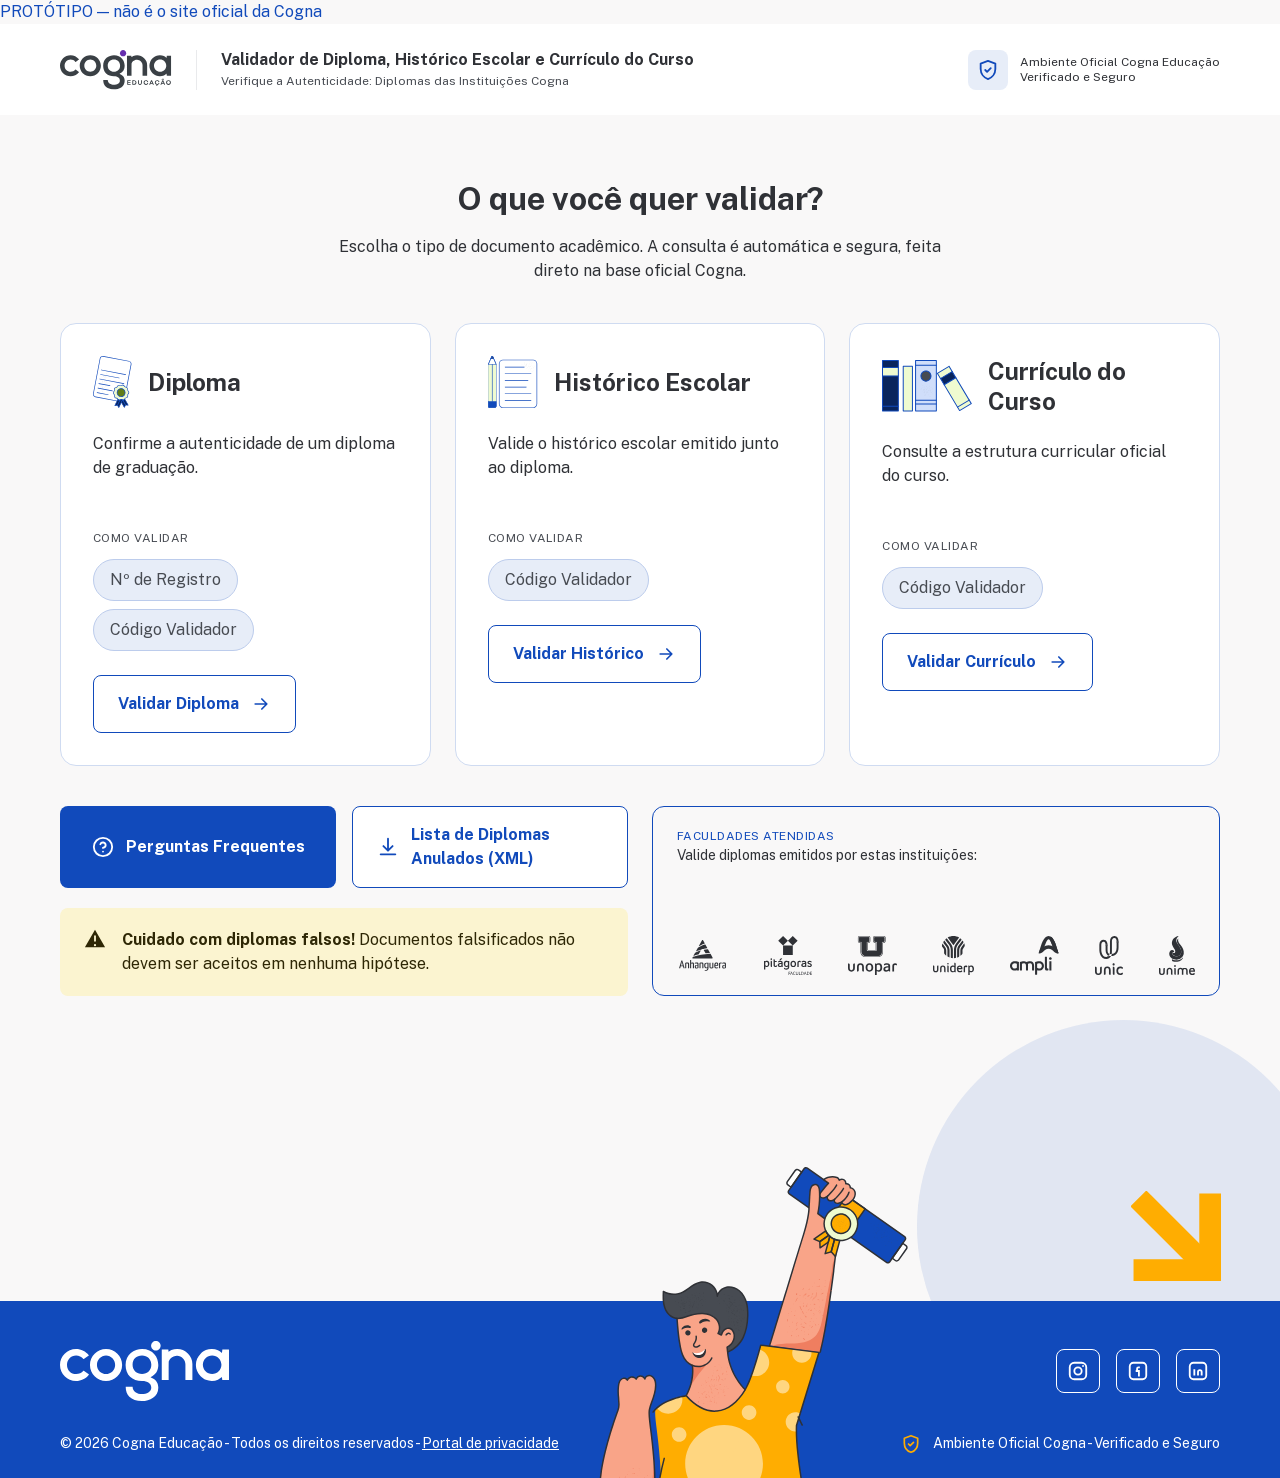
<file: index.html>
<!DOCTYPE html>
<html lang="pt-BR">
<head>
<meta charset="utf-8">
<meta name="viewport" content="width=device-width, initial-scale=1">
<title>Validador de Diploma, Histórico Escolar e Currículo do Curso — Cogna Educação</title>
<meta name="description" content="Verifique a autenticidade de diplomas, históricos escolares e currículos emitidos pelas instituições Cogna Educação.">
<link rel="stylesheet" href="fonts/fonts.css">
<link rel="stylesheet" href="css/tokens.css">
<link rel="stylesheet" href="css/base.css">
<link rel="stylesheet" href="css/layout.css">
<link rel="stylesheet" href="css/home.css">
</head>
<body>
<a class="proto-badge" href="https://github.com" target="_blank" rel="noopener">PROTÓTIPO — não é o site oficial da Cogna</a>

<header class="site-header">
  <div class="container site-header__inner">
    <a class="site-header__brand" href="index.html">
      <img src="assets/logo-cogna.svg" alt="Cogna Educação" width="112" height="40">
    </a>
    <div class="site-header__titles">
      <p class="site-header__title site-header__title--curto">Site Validador</p>
      <p class="site-header__title">Validador de Diploma, Histórico Escolar e Currículo do Curso</p>
      <p class="site-header__subtitle">Verifique a Autenticidade: Diplomas das Instituições Cogna</p>
    </div>
    <p class="badge">
      <span class="badge__icon" aria-hidden="true">
        <!-- PLACEHOLDER: substituir pelo ícone de escudo do Figma -->
        <svg viewBox="0 0 24 24" fill="none" stroke="currentColor" stroke-width="2"
             stroke-linecap="round" stroke-linejoin="round">
          <path d="M12 2 4 5v6c0 5 3.4 9.4 8 11 4.6-1.6 8-6 8-11V5l-8-3Z"/>
          <path d="m9 12 2 2 4-4"/>
        </svg>
      </span>
      <span>Ambiente Oficial Cogna Educação<br>Verificado e Seguro</span>
    </p>
  </div>
</header>

<main>
  <div class="container">

    <div class="intro">
      <h1 class="intro__title">O que você quer validar?</h1>
      <p class="intro__lead">Escolha o tipo de documento acadêmico. A consulta é automática e segura,
        feita direto na base oficial Cogna.</p>
    </div>

    <ul class="cards">
      <li class="card">
        <div class="card__head">
          <img class="card__icon" src="assets/ilustracao-diploma.svg" alt="" width="39" height="52">
          <h2 class="card__title">Diploma</h2>
        </div>
        <p class="card__text">Confirme a autenticidade de um diploma de graduação.</p>
        <hr class="card__divider">
        <p class="card__label">Como validar</p>
        <ul class="chips">
          <li class="chip">Nº de Registro</li>
          <li class="chip">Código Validador</li>
        </ul>
        <a class="card__cta" href="validar-diploma.html">
          <span class="card__cta-text">Validar Diploma</span>
          <svg class="icon-arrow" viewBox="0 0 24 24" fill="none" stroke="currentColor"
               stroke-width="2" stroke-linecap="round" stroke-linejoin="round" aria-hidden="true">
            <path d="M5 12h14M13 6l6 6-6 6"/>
          </svg>
        </a>
      </li>

      <li class="card">
        <div class="card__head">
          <img class="card__icon" src="assets/ilustracao-historico.svg" alt="" width="49" height="51">
          <h2 class="card__title">Histórico Escolar</h2>
        </div>
        <p class="card__text">Valide o histórico escolar emitido junto ao diploma.</p>
        <hr class="card__divider">
        <p class="card__label">Como validar</p>
        <ul class="chips">
          <li class="chip">Código Validador</li>
        </ul>
        <a class="card__cta" href="validar-historico.html">
          <span class="card__cta-text">Validar Histórico</span>
          <svg class="icon-arrow" viewBox="0 0 24 24" fill="none" stroke="currentColor"
               stroke-width="2" stroke-linecap="round" stroke-linejoin="round" aria-hidden="true">
            <path d="M5 12h14M13 6l6 6-6 6"/>
          </svg>
        </a>
      </li>

      <li class="card">
        <div class="card__head">
          <img class="card__icon" src="assets/ilustracao-curriculo.svg" alt="" width="90" height="52">
          <h2 class="card__title">Currículo do Curso</h2>
        </div>
        <p class="card__text">Consulte a estrutura curricular oficial do curso.</p>
        <hr class="card__divider">
        <p class="card__label">Como validar</p>
        <ul class="chips">
          <li class="chip">Código Validador</li>
        </ul>
        <a class="card__cta" href="validar-curriculo.html">
          <span class="card__cta-text">Validar Currículo</span>
          <svg class="icon-arrow" viewBox="0 0 24 24" fill="none" stroke="currentColor"
               stroke-width="2" stroke-linecap="round" stroke-linejoin="round" aria-hidden="true">
            <path d="M5 12h14M13 6l6 6-6 6"/>
          </svg>
        </a>
      </li>
    </ul>

    <div class="secondary">
      <div class="secondary__left">
        <div class="actions">
          <a class="btn btn--primary" href="perguntas-frequentes.html">
            <!-- PLACEHOLDER: ícone de interrogação -->
            <svg viewBox="0 0 24 24" fill="none" stroke="currentColor" stroke-width="2"
                 stroke-linecap="round" aria-hidden="true">
              <circle cx="12" cy="12" r="10"/>
              <path d="M9.1 9a3 3 0 0 1 5.8 1c0 2-3 3-3 3"/>
              <path d="M12 17h.01"/>
            </svg>
            Perguntas Frequentes
          </a>
          <a class="btn btn--outline" href="#" download>
            <!-- PLACEHOLDER: ícone de download -->
            <svg viewBox="0 0 24 24" fill="none" stroke="currentColor" stroke-width="2"
                 stroke-linecap="round" stroke-linejoin="round" aria-hidden="true">
              <path d="M12 3v12M7 11l5 5 5-5"/>
              <path d="M4 20h16"/>
            </svg>
            Lista de Diplomas Anulados (XML)
          </a>
        </div>

        <p class="notice">
          <span class="notice__icon" aria-hidden="true">
            <!-- PLACEHOLDER: ícone de alerta -->
            <svg viewBox="0 0 24 24" fill="currentColor">
              <path d="M12 2 1 21h22L12 2Zm0 6a1 1 0 0 1 1 1v5a1 1 0 0 1-2 0V9a1 1 0 0 1 1-1Zm0 9.5a1.2 1.2 0 1 1 0 2.4 1.2 1.2 0 0 1 0-2.4Z"/>
            </svg>
          </span>
          <span><strong>Cuidado com diplomas falsos!</strong> Documentos falsificados não devem ser
            aceitos em nenhuma hipótese.</span>
        </p>
      </div>

      <section class="schools" aria-labelledby="schools-title">
        <h2 class="schools__title" id="schools-title">Faculdades atendidas</h2>
        <p class="schools__text">Valide diplomas emitidos por estas instituições:</p>
        <ul class="schools__list">
          <li><img class="schools__logo" src="assets/faculdades/anhanguera.svg" alt="Anhanguera" width="51" height="39"></li>
          <li><img class="schools__logo" src="assets/faculdades/pitagoras.svg" alt="Pitágoras" width="48" height="39"></li>
          <li><img class="schools__logo" src="assets/faculdades/unopar.svg" alt="Unopar" width="49" height="39"></li>
          <li><img class="schools__logo" src="assets/faculdades/uniderp.svg" alt="Uniderp" width="41" height="39"></li>
          <li><img class="schools__logo" src="assets/faculdades/ampli.svg" alt="Ampli" width="51" height="40"></li>
          <li><img class="schools__logo" src="assets/faculdades/unic.svg" alt="Unic" width="28" height="39"></li>
          <li><img class="schools__logo" src="assets/faculdades/unime.svg" alt="Unime" width="36" height="39"></li>
        </ul>
      </section>
    </div>

  </div>

  <div class="decor" aria-hidden="true">
    <!-- seta.svg já contém o círculo (#114ABB a 10%) e a seta amarela -->
    <img class="decor__shape" src="assets/seta.svg" alt="" width="363" height="413">
    <img class="decor__person" src="assets/ilustracao-container.svg" alt="" width="310" height="397">
  </div>
</main>

<footer class="site-footer">
  <!-- ilustração do diploma: aparece no lugar da pessoa a partir de 905 -->
  <img class="footer-diploma" src="assets/diploma-rolo.svg" alt="" aria-hidden="true"
       width="142" height="66">
  <div class="container site-footer__inner">
    <img class="site-footer__logo" src="assets/logo-cogna-branco.svg" alt="Cogna"
         width="169" height="60">

    <ul class="social">
      <li><a class="social__link" href="#" aria-label="Instagram da Cogna">
        <svg viewBox="0 0 24 24" fill="none" stroke="currentColor" stroke-width="2" aria-hidden="true">
          <rect x="3" y="3" width="18" height="18" rx="5"/>
          <circle cx="12" cy="12" r="4"/>
          <circle cx="17.5" cy="6.5" r="1" fill="currentColor" stroke="none"/>
        </svg></a></li>
      <li><a class="social__link" href="#" aria-label="Facebook da Cogna">
        <svg viewBox="0 0 24 24" fill="none" stroke="currentColor" stroke-width="2" aria-hidden="true">
          <rect x="3" y="3" width="18" height="18" rx="4"/>
          <path d="M14 8h-1.5a1.5 1.5 0 0 0-1.5 1.5V12m-1.5 0h4.5M13 12v6"/>
        </svg></a></li>
      <li><a class="social__link" href="#" aria-label="LinkedIn da Cogna">
        <svg viewBox="0 0 24 24" fill="none" stroke="currentColor" stroke-width="2" aria-hidden="true">
          <rect x="3" y="3" width="18" height="18" rx="4"/>
          <path d="M8 10v7M8 7v.01M12 17v-4a2 2 0 0 1 4 0v4"/>
        </svg></a></li>
    </ul>

    <p class="site-footer__legal">
      © 2026 Cogna Educação - Todos os direitos reservados -
      <a href="#">Portal de privacidade</a>
    </p>

    <p class="site-footer__badge">
      <span aria-hidden="true">
        <svg viewBox="0 0 24 24" fill="none" stroke="currentColor" stroke-width="2"
             stroke-linecap="round" stroke-linejoin="round">
          <path d="M12 2 4 5v6c0 5 3.4 9.4 8 11 4.6-1.6 8-6 8-11V5l-8-3Z"/>
          <path d="m9 12 2 2 4-4"/>
        </svg>
      </span>
      Ambiente Oficial Cogna - Verificado e Seguro
    </p>
  </div>
</footer>

</body>
</html>
</file>
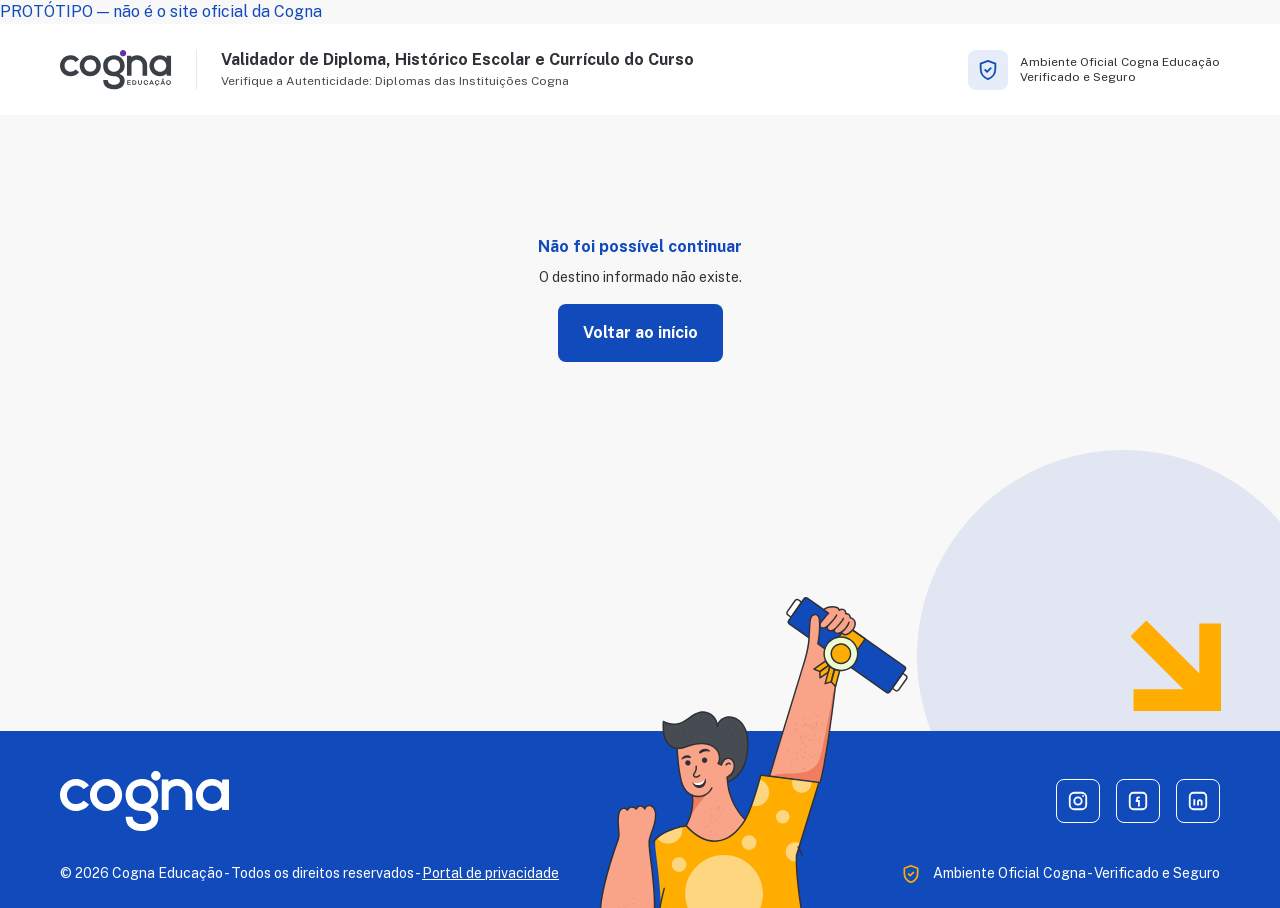
<file: carregando.html>
<!DOCTYPE html>
<html lang="pt-BR">
<head>
<meta charset="utf-8">
<meta name="viewport" content="width=device-width, initial-scale=1">
<title>Verificando… — Validador Cogna Educação</title>
<link rel="stylesheet" href="fonts/fonts.css">
<link rel="stylesheet" href="css/tokens.css">
<link rel="stylesheet" href="css/base.css">
<link rel="stylesheet" href="css/layout.css">
<link rel="stylesheet" href="css/carregando.css">
</head>
<body>
<a class="proto-badge" href="https://github.com" target="_blank" rel="noopener">PROTÓTIPO — não é o site oficial da Cogna</a>

<header class="site-header">
  <div class="container site-header__inner">
    <a class="site-header__brand" href="index.html">
      <img src="assets/logo-cogna.svg" alt="Cogna Educação" width="112" height="40">
    </a>
    <div class="site-header__titles">
      <p class="site-header__title site-header__title--curto">Site Validador</p>
      <p class="site-header__title">Validador de Diploma, Histórico Escolar e Currículo do Curso</p>
      <p class="site-header__subtitle">Verifique a Autenticidade: Diplomas das Instituições Cogna</p>
    </div>
    <p class="badge">
      <span class="badge__icon" aria-hidden="true">
        <svg viewBox="0 0 24 24" fill="none" stroke="currentColor" stroke-width="2"
             stroke-linecap="round" stroke-linejoin="round">
          <path d="M12 2 4 5v6c0 5 3.4 9.4 8 11 4.6-1.6 8-6 8-11V5l-8-3Z"/>
          <path d="m9 12 2 2 4-4"/>
        </svg>
      </span>
      <span>Ambiente Oficial Cogna Educação<br>Verificado e Seguro</span>
    </p>
  </div>
</header>

<main>
  <div class="container">
    <!-- aria-live faz leitores de tela anunciarem o andamento -->
    <section class="loading" role="status" aria-live="polite">
      <span class="spinner" aria-hidden="true"></span>
      <h1 class="loading__title" data-titulo>Verificando documento</h1>
      <p class="loading__step">Verificando dados informados</p>
      <p class="loading__step">Buscando no banco de dados da Cogna</p>
      <noscript>
        <p class="loading__step">
          Esta etapa precisa de JavaScript. <a href="index.html">Voltar ao início</a>.
        </p>
      </noscript>
    </section>

    <!-- Skeleton: placeholder do resultado, exibido por alguns segundos depois
         do spinner. Puramente decorativo (aria-hidden). -->
    <section class="skeleton" data-skeleton hidden aria-hidden="true">
      <div class="sk-bar" style="width:30%;height:20px"></div>
      <div class="sk-bar" style="width:15%;height:16px;margin-top:14px"></div>

      <div class="sk-banner">
        <span class="sk sk-circle sk-circle--lg"></span>
        <div class="sk-stack">
          <div class="sk-bar" style="width:40%;height:24px"></div>
          <div class="sk-bar" style="width:58%"></div>
          <div class="sk-bar" style="width:30%"></div>
        </div>
      </div>

      <div class="sk-downloads">
        <div class="sk-bar sk-pill" style="width:30%"></div>
        <div class="sk-bar sk-pill" style="width:26%"></div>
        <div class="sk-bar" style="width:24%"></div>
      </div>

      <div class="sk-strips">
        <div class="sk sk-box"></div>
        <div class="sk sk-box"></div>
      </div>

      <div class="sk-detail">
        <div class="sk-col">
          <div class="sk-group"><div class="sk-bar" style="width:32%"></div><div class="sk-bar" style="width:60%"></div></div>
          <div class="sk-group"><div class="sk-bar" style="width:28%"></div><div class="sk-bar" style="width:52%"></div></div>
          <div class="sk-group"><div class="sk-bar" style="width:34%"></div><div class="sk-bar" style="width:58%"></div></div>
          <div class="sk-group"><div class="sk-bar" style="width:26%"></div><div class="sk-bar" style="width:48%"></div></div>
          <div class="sk-group"><div class="sk-bar" style="width:30%"></div><div class="sk-bar" style="width:44%"></div></div>
        </div>
        <div class="sk-side">
          <div class="sk sk-box sk-box--tall"></div>
          <div class="sk-list">
            <div class="sk-item"><span class="sk sk-circle"></span><div class="sk-stack"><div class="sk-bar" style="width:70%"></div><div class="sk-bar" style="width:45%"></div></div></div>
            <div class="sk-item"><span class="sk sk-circle"></span><div class="sk-stack"><div class="sk-bar" style="width:60%"></div><div class="sk-bar" style="width:80%"></div></div></div>
            <div class="sk-item"><span class="sk sk-circle"></span><div class="sk-stack"><div class="sk-bar" style="width:75%"></div><div class="sk-bar" style="width:50%"></div></div></div>
            <div class="sk-item"><span class="sk sk-circle"></span><div class="sk-stack"><div class="sk-bar" style="width:55%"></div></div></div>
          </div>
        </div>
      </div>
    </section>
  </div>

  <div class="decor" aria-hidden="true">
    <img class="decor__shape" src="assets/seta.svg" alt="" width="363" height="413">
    <img class="decor__person" src="assets/ilustracao-container.svg" alt="" width="310" height="397">
  </div>
</main>

<footer class="site-footer">
  <!-- ilustração do diploma: aparece no lugar da pessoa a partir de 905 -->
  <img class="footer-diploma" src="assets/diploma-rolo.svg" alt="" aria-hidden="true"
       width="142" height="66">
  <div class="container site-footer__inner">
    <img class="site-footer__logo" src="assets/logo-cogna-branco.svg" alt="Cogna"
         width="169" height="60">
    <ul class="social">
      <li><a class="social__link" href="#" aria-label="Instagram da Cogna">
        <svg viewBox="0 0 24 24" fill="none" stroke="currentColor" stroke-width="2" aria-hidden="true">
          <rect x="3" y="3" width="18" height="18" rx="5"/><circle cx="12" cy="12" r="4"/>
          <circle cx="17.5" cy="6.5" r="1" fill="currentColor" stroke="none"/>
        </svg></a></li>
      <li><a class="social__link" href="#" aria-label="Facebook da Cogna">
        <svg viewBox="0 0 24 24" fill="none" stroke="currentColor" stroke-width="2" aria-hidden="true">
          <rect x="3" y="3" width="18" height="18" rx="4"/>
          <path d="M14 8h-1.5a1.5 1.5 0 0 0-1.5 1.5V12m-1.5 0h4.5M13 12v6"/>
        </svg></a></li>
      <li><a class="social__link" href="#" aria-label="LinkedIn da Cogna">
        <svg viewBox="0 0 24 24" fill="none" stroke="currentColor" stroke-width="2" aria-hidden="true">
          <rect x="3" y="3" width="18" height="18" rx="4"/>
          <path d="M8 10v7M8 7v.01M12 17v-4a2 2 0 0 1 4 0v4"/>
        </svg></a></li>
    </ul>
    <p class="site-footer__legal">
      © 2026 Cogna Educação - Todos os direitos reservados -
      <a href="#">Portal de privacidade</a>
    </p>
    <p class="site-footer__badge">
      <span aria-hidden="true">
        <svg viewBox="0 0 24 24" fill="none" stroke="currentColor" stroke-width="2"
             stroke-linecap="round" stroke-linejoin="round">
          <path d="M12 2 4 5v6c0 5 3.4 9.4 8 11 4.6-1.6 8-6 8-11V5l-8-3Z"/>
          <path d="m9 12 2 2 4-4"/>
        </svg>
      </span>
      Ambiente Oficial Cogna - Verificado e Seguro
    </p>
  </div>
</footer>

<script src="js/carregando.js"></script>
</body>
</html>
</file>
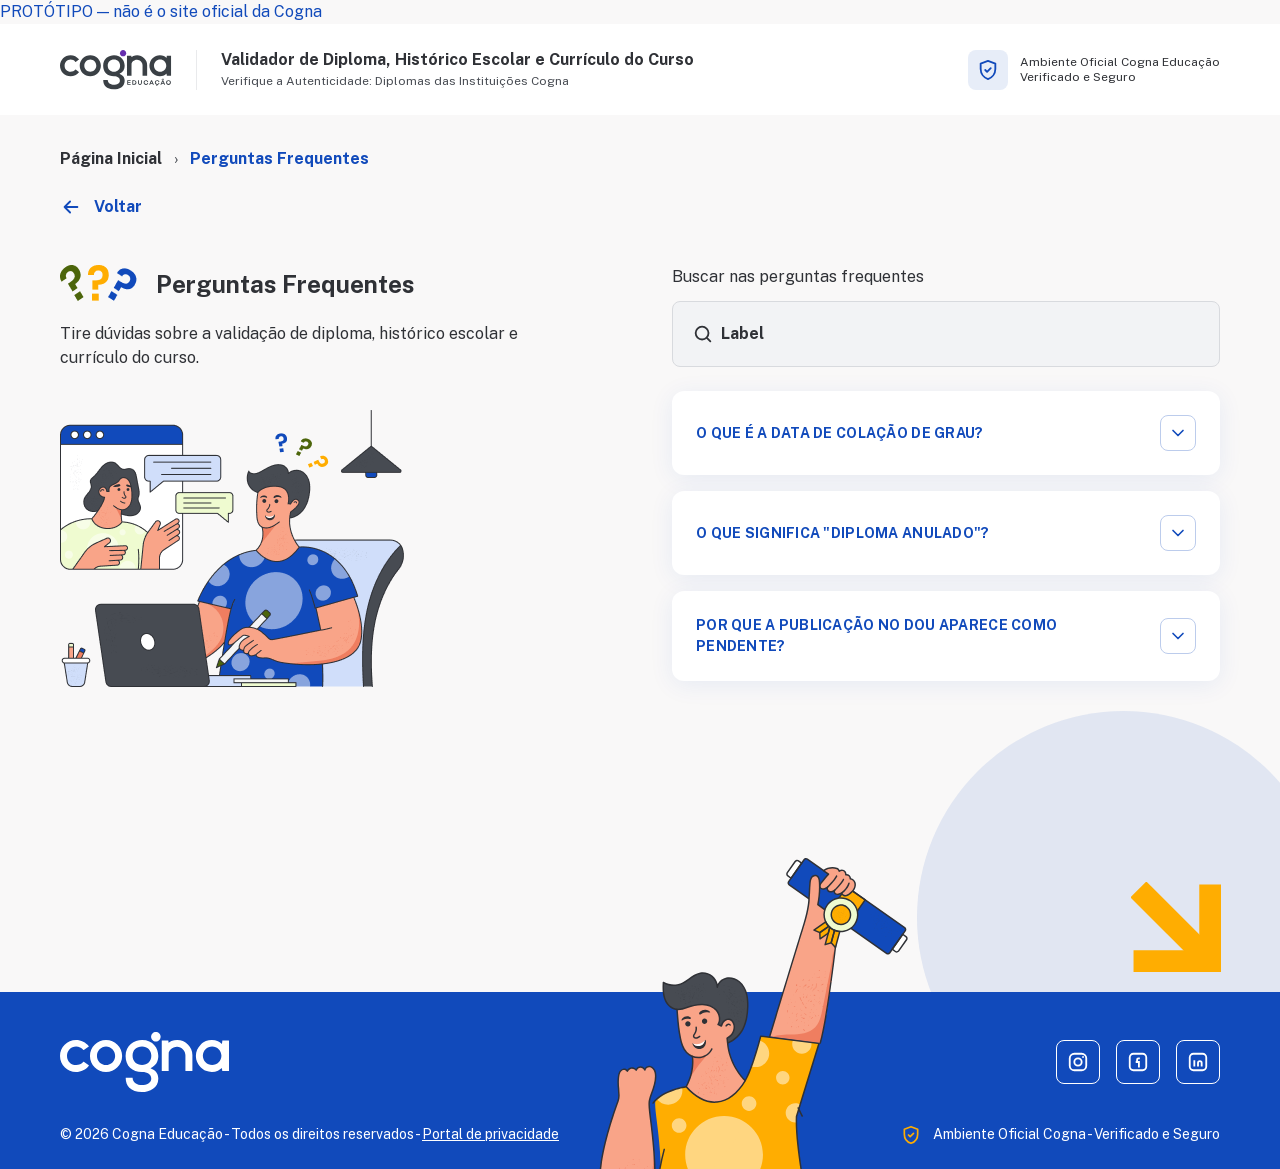
<file: perguntas-frequentes.html>
<!DOCTYPE html>
<html lang="pt-BR">
<head>
<meta charset="utf-8">
<meta name="viewport" content="width=device-width, initial-scale=1">
<title>Perguntas Frequentes — Validador Cogna Educação</title>
<link rel="stylesheet" href="fonts/fonts.css">
<link rel="stylesheet" href="css/tokens.css">
<link rel="stylesheet" href="css/base.css">
<link rel="stylesheet" href="css/layout.css">
<link rel="stylesheet" href="css/validar.css">
<link rel="stylesheet" href="css/faq.css">
</head>
<body>
<a class="proto-badge" href="https://github.com" target="_blank" rel="noopener">PROTÓTIPO — não é o site oficial da Cogna</a>

<header class="site-header">
  <div class="container site-header__inner">
    <a class="site-header__brand" href="index.html">
      <img src="assets/logo-cogna.svg" alt="Cogna Educação" width="112" height="40">
    </a>
    <div class="site-header__titles">
      <p class="site-header__title site-header__title--curto">Site Validador</p>
      <p class="site-header__title">Validador de Diploma, Histórico Escolar e Currículo do Curso</p>
      <p class="site-header__subtitle">Verifique a Autenticidade: Diplomas das Instituições Cogna</p>
    </div>
    <p class="badge">
      <span class="badge__icon" aria-hidden="true">
        <svg viewBox="0 0 24 24" fill="none" stroke="currentColor" stroke-width="2"
             stroke-linecap="round" stroke-linejoin="round">
          <path d="M12 2 4 5v6c0 5 3.4 9.4 8 11 4.6-1.6 8-6 8-11V5l-8-3Z"/>
          <path d="m9 12 2 2 4-4"/>
        </svg>
      </span>
      <span>Ambiente Oficial Cogna Educação<br>Verificado e Seguro</span>
    </p>
  </div>
</header>

<main>
  <div class="container">

    <nav class="breadcrumb" aria-label="Você está aqui">
      <ol>
        <li><a href="index.html">Página Inicial</a></li>
        <li aria-current="page">Perguntas Frequentes</li>
      </ol>
    </nav>

    <a class="back-link" href="index.html">
      <svg viewBox="0 0 24 24" fill="none" stroke="currentColor" stroke-width="2"
           stroke-linecap="round" stroke-linejoin="round" aria-hidden="true">
        <path d="M19 12H5M11 18l-6-6 6-6"/>
      </svg>
      Voltar
    </a>

    <div class="faq">

      <div class="faq__intro">
        <div class="faq__head">
          <img class="faq__marks" src="assets/faq/icone.png" alt="" width="80" height="37">
          <h1 class="faq__title">Perguntas Frequentes</h1>
        </div>
        <p class="faq__lead">Tire dúvidas sobre a validação de diploma, histórico escolar e
          currículo do curso.</p>

        <img class="faq__art" src="assets/faq/ilustracao.png" alt=""
             width="344" height="277">
      </div>

      <div class="faq__list">
        <div class="search">
          <label class="search__label" for="busca-faq">Buscar nas perguntas frequentes</label>
          <div class="search__box">
            <svg class="search__icon" viewBox="0 0 24 24" fill="none" stroke="currentColor"
                 stroke-width="2" stroke-linecap="round" aria-hidden="true">
              <circle cx="11" cy="11" r="7"/><path d="m20 20-3.5-3.5"/>
            </svg>
            <input class="search__input" type="search" id="busca-faq" placeholder="Label"
                   autocomplete="off" data-busca>
          </div>
        </div>

        <!-- As perguntas vêm do Figma. As RESPOSTAS não estavam no desenho
             (todas aparecem fechadas), então os textos abaixo são provisórios. -->
        <div class="accordion" data-accordion>

          <section class="qa" data-qa>
            <h2>
              <button class="qa__question" type="button" aria-expanded="false"
                      aria-controls="resp-1">
                <span>O que é a data de colação de grau?</span>
                <span class="qa__chevron" aria-hidden="true">
                  <svg viewBox="0 0 24 24" fill="none" stroke="currentColor" stroke-width="2"
                       stroke-linecap="round" stroke-linejoin="round"><path d="m6 9 6 6 6-6"/></svg>
                </span>
              </button>
            </h2>
            <div class="qa__answer" id="resp-1" hidden>
              <p>TEXTO PROVISÓRIO — é a data da cerimônia oficial em que o aluno recebe o grau,
                registrada no diploma. Ela costuma ser diferente da data de conclusão do curso
                e da data de expedição do documento.</p>
            </div>
          </section>

          <section class="qa" data-qa>
            <h2>
              <button class="qa__question" type="button" aria-expanded="false"
                      aria-controls="resp-2">
                <span>O que significa "Diploma Anulado"?</span>
                <span class="qa__chevron" aria-hidden="true">
                  <svg viewBox="0 0 24 24" fill="none" stroke="currentColor" stroke-width="2"
                       stroke-linecap="round" stroke-linejoin="round"><path d="m6 9 6 6 6-6"/></svg>
                </span>
              </button>
            </h2>
            <div class="qa__answer" id="resp-2" hidden>
              <p>TEXTO PROVISÓRIO — significa que o registro existe na base, mas foi cancelado
                pela instituição emissora. Um diploma anulado não vale como comprovação de
                titulação. Em caso de dúvida, procure a secretaria da instituição.</p>
            </div>
          </section>

          <section class="qa" data-qa>
            <h2>
              <button class="qa__question" type="button" aria-expanded="false"
                      aria-controls="resp-3">
                <span>Por que a publicação no DOU aparece como pendente?</span>
                <span class="qa__chevron" aria-hidden="true">
                  <svg viewBox="0 0 24 24" fill="none" stroke="currentColor" stroke-width="2"
                       stroke-linecap="round" stroke-linejoin="round"><path d="m6 9 6 6 6-6"/></svg>
                </span>
              </button>
            </h2>
            <div class="qa__answer" id="resp-3" hidden>
              <p>TEXTO PROVISÓRIO — a publicação no Diário Oficial da União é uma etapa posterior
                ao registro do diploma. Enquanto ela não sai, o status aparece como pendente —
                isso não afeta a validade do registro.</p>
            </div>
          </section>

        </div>

        <div class="search-empty" data-vazio hidden role="status" aria-live="polite">
          <span class="search-empty__icon" aria-hidden="true">
            <svg viewBox="0 0 24 24" fill="none" stroke="currentColor" stroke-width="1.8"
                 stroke-linecap="round" stroke-linejoin="round">
              <circle cx="11" cy="11" r="7"/><path d="m20 20-3.5-3.5"/><path d="M8 11h6"/>
            </svg>
          </span>
          <p class="search-empty__title">Nenhum resultado disponível</p>
          <p class="search-empty__text">Não encontramos perguntas para
            “<span data-termo></span>”. Tente outras palavras.</p>
        </div>
      </div>

    </div>
  </div>

  <div class="decor" aria-hidden="true">
    <img class="decor__shape" src="assets/seta.svg" alt="" width="363" height="413">
    <img class="decor__person" src="assets/ilustracao-container.svg" alt="" width="310" height="397">
  </div>
</main>

<footer class="site-footer">
  <!-- ilustração do diploma: aparece no lugar da pessoa a partir de 905 -->
  <img class="footer-diploma" src="assets/diploma-rolo.svg" alt="" aria-hidden="true"
       width="142" height="66">
  <div class="container site-footer__inner">
    <img class="site-footer__logo" src="assets/logo-cogna-branco.svg" alt="Cogna"
         width="169" height="60">
    <ul class="social">
      <li><a class="social__link" href="#" aria-label="Instagram da Cogna">
        <svg viewBox="0 0 24 24" fill="none" stroke="currentColor" stroke-width="2" aria-hidden="true">
          <rect x="3" y="3" width="18" height="18" rx="5"/><circle cx="12" cy="12" r="4"/>
          <circle cx="17.5" cy="6.5" r="1" fill="currentColor" stroke="none"/>
        </svg></a></li>
      <li><a class="social__link" href="#" aria-label="Facebook da Cogna">
        <svg viewBox="0 0 24 24" fill="none" stroke="currentColor" stroke-width="2" aria-hidden="true">
          <rect x="3" y="3" width="18" height="18" rx="4"/>
          <path d="M14 8h-1.5a1.5 1.5 0 0 0-1.5 1.5V12m-1.5 0h4.5M13 12v6"/>
        </svg></a></li>
      <li><a class="social__link" href="#" aria-label="LinkedIn da Cogna">
        <svg viewBox="0 0 24 24" fill="none" stroke="currentColor" stroke-width="2" aria-hidden="true">
          <rect x="3" y="3" width="18" height="18" rx="4"/>
          <path d="M8 10v7M8 7v.01M12 17v-4a2 2 0 0 1 4 0v4"/>
        </svg></a></li>
    </ul>
    <p class="site-footer__legal">
      © 2026 Cogna Educação - Todos os direitos reservados -
      <a href="#">Portal de privacidade</a>
    </p>
    <p class="site-footer__badge">
      <span aria-hidden="true">
        <svg viewBox="0 0 24 24" fill="none" stroke="currentColor" stroke-width="2"
             stroke-linecap="round" stroke-linejoin="round">
          <path d="M12 2 4 5v6c0 5 3.4 9.4 8 11 4.6-1.6 8-6 8-11V5l-8-3Z"/>
          <path d="m9 12 2 2 4-4"/>
        </svg>
      </span>
      Ambiente Oficial Cogna - Verificado e Seguro
    </p>
  </div>
</footer>

<script src="js/faq.js"></script>
</body>
</html>
</file>
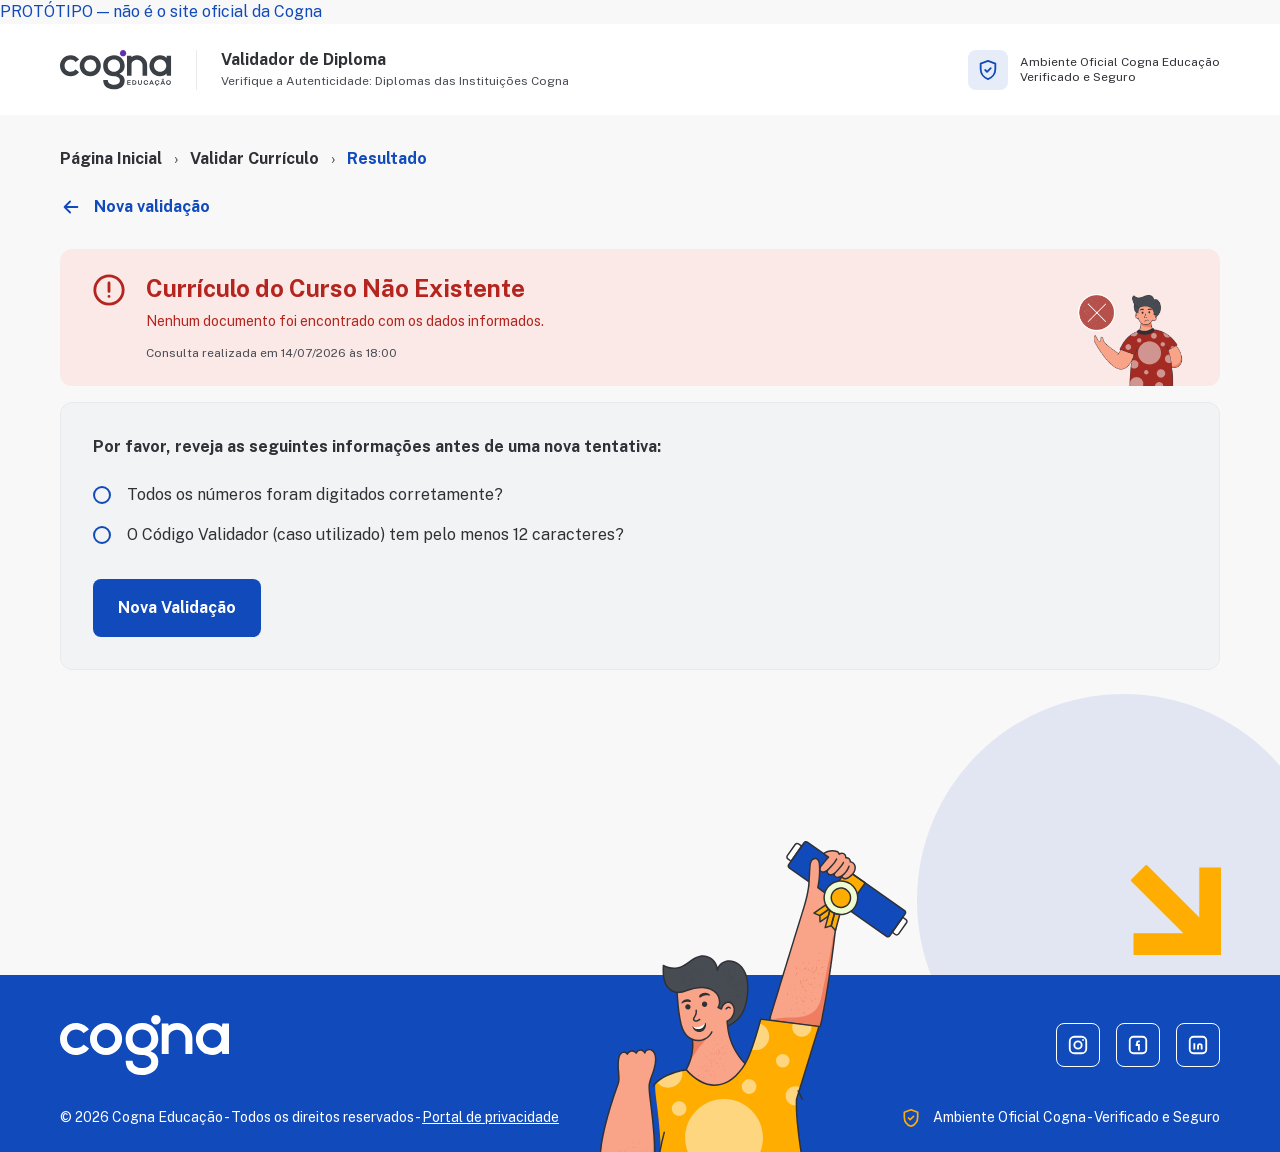
<file: resultado-curriculo-nao-existente.html>
<!DOCTYPE html>
<html lang="pt-BR">
<head>
<meta charset="utf-8">
<meta name="viewport" content="width=device-width, initial-scale=1">
<title>Resultado da validação — Currículo do Curso Não Existente — Cogna Educação</title>
<link rel="stylesheet" href="fonts/fonts.css">
<link rel="stylesheet" href="css/tokens.css">
<link rel="stylesheet" href="css/base.css">
<link rel="stylesheet" href="css/layout.css">
<link rel="stylesheet" href="css/validar.css">
<link rel="stylesheet" href="css/resultado.css">
</head>
<body>
<a class="proto-badge" href="https://github.com" target="_blank" rel="noopener">PROTÓTIPO — não é o site oficial da Cogna</a>

<header class="site-header">
  <div class="container site-header__inner">
    <a class="site-header__brand" href="index.html">
      <img src="assets/logo-cogna.svg" alt="Cogna Educação" width="112" height="40">
    </a>
    <div class="site-header__titles">
      <p class="site-header__title site-header__title--curto">Site Validador</p>
      <p class="site-header__title">Validador de Diploma</p>
      <p class="site-header__subtitle">Verifique a Autenticidade: Diplomas das Instituições Cogna</p>
    </div>
    <p class="badge">
      <span class="badge__icon" aria-hidden="true">
        <svg viewBox="0 0 24 24" fill="none" stroke="currentColor" stroke-width="2"
             stroke-linecap="round" stroke-linejoin="round">
          <path d="M12 2 4 5v6c0 5 3.4 9.4 8 11 4.6-1.6 8-6 8-11V5l-8-3Z"/>
          <path d="m9 12 2 2 4-4"/>
        </svg>
      </span>
      <span>Ambiente Oficial Cogna Educação<br>Verificado e Seguro</span>
    </p>
  </div>
</header>

<main>
  <div class="container">

    <nav class="breadcrumb" aria-label="Você está aqui">
      <ol>
        <li><a href="index.html">Página Inicial</a></li>
        <li><a href="validar-curriculo.html">Validar Currículo</a></li>
        <li aria-current="page">Resultado</li>
      </ol>
    </nav>

    <a class="back-link" href="validar-curriculo.html">
      <svg viewBox="0 0 24 24" fill="none" stroke="currentColor" stroke-width="2"
           stroke-linecap="round" stroke-linejoin="round" aria-hidden="true">
        <path d="M19 12H5M11 18l-6-6 6-6"/>
      </svg>
      Nova validação
    </a>

    <section class="result result--erro" role="alert" aria-labelledby="result-title">
      <span class="result__icon" aria-hidden="true">
        <svg viewBox="0 0 24 24" fill="none" stroke="currentColor" stroke-width="2"
             stroke-linecap="round" stroke-linejoin="round">
          <circle cx="12" cy="12" r="10"/><path d="M12 7v6M12 16.5v.01"/>
        </svg>
      </span>
      <div class="result__body">
        <h1 class="result__title" id="result-title">Currículo do Curso Não Existente</h1>
        <p class="result__text">Nenhum documento foi encontrado com os dados informados.</p>
        <p class="result__meta">Consulta realizada em 14/07/2026 às 18:00</p>
      </div>
      <img class="result__art" src="assets/resultado/erro.png" alt=""
           width="195" height="184">
    </section>

    <section class="review" aria-labelledby="review-title">
      <h2 class="review__title" id="review-title">Por favor, reveja as seguintes informações antes
        de uma nova tentativa:</h2>
      <ul class="checklist">
        <li class="checklist__item">Todos os números foram digitados corretamente?</li>
        <li class="checklist__item">O Código Validador (caso utilizado) tem pelo menos 12 caracteres?</li>
      </ul>
      <a class="btn btn--primary" href="validar-curriculo.html">Nova Validação</a>
    </section>

  </div>

  <div class="decor" aria-hidden="true">
    <img class="decor__shape" src="assets/seta.svg" alt="" width="363" height="413">
    <img class="decor__person" src="assets/ilustracao-container.svg" alt="" width="310" height="397">
  </div>
</main>

<footer class="site-footer">
  <!-- ilustração do diploma: aparece no lugar da pessoa a partir de 905 -->
  <img class="footer-diploma" src="assets/diploma-rolo.svg" alt="" aria-hidden="true"
       width="142" height="66">
  <div class="container site-footer__inner">
    <img class="site-footer__logo" src="assets/logo-cogna-branco.svg" alt="Cogna"
         width="169" height="60">
    <ul class="social">
      <li><a class="social__link" href="#" aria-label="Instagram da Cogna">
        <svg viewBox="0 0 24 24" fill="none" stroke="currentColor" stroke-width="2" aria-hidden="true">
          <rect x="3" y="3" width="18" height="18" rx="5"/><circle cx="12" cy="12" r="4"/>
          <circle cx="17.5" cy="6.5" r="1" fill="currentColor" stroke="none"/>
        </svg></a></li>
      <li><a class="social__link" href="#" aria-label="Facebook da Cogna">
        <svg viewBox="0 0 24 24" fill="none" stroke="currentColor" stroke-width="2" aria-hidden="true">
          <rect x="3" y="3" width="18" height="18" rx="4"/>
          <path d="M14 8h-1.5a1.5 1.5 0 0 0-1.5 1.5V12m-1.5 0h4.5M13 12v6"/>
        </svg></a></li>
      <li><a class="social__link" href="#" aria-label="LinkedIn da Cogna">
        <svg viewBox="0 0 24 24" fill="none" stroke="currentColor" stroke-width="2" aria-hidden="true">
          <rect x="3" y="3" width="18" height="18" rx="4"/>
          <path d="M8 10v7M8 7v.01M12 17v-4a2 2 0 0 1 4 0v4"/>
        </svg></a></li>
    </ul>
    <p class="site-footer__legal">
      © 2026 Cogna Educação - Todos os direitos reservados -
      <a href="#">Portal de privacidade</a>
    </p>
    <p class="site-footer__badge">
      <span aria-hidden="true">
        <svg viewBox="0 0 24 24" fill="none" stroke="currentColor" stroke-width="2"
             stroke-linecap="round" stroke-linejoin="round">
          <path d="M12 2 4 5v6c0 5 3.4 9.4 8 11 4.6-1.6 8-6 8-11V5l-8-3Z"/>
          <path d="m9 12 2 2 4-4"/>
        </svg>
      </span>
      Ambiente Oficial Cogna - Verificado e Seguro
    </p>
  </div>
</footer>

</body>
</html>
</file>
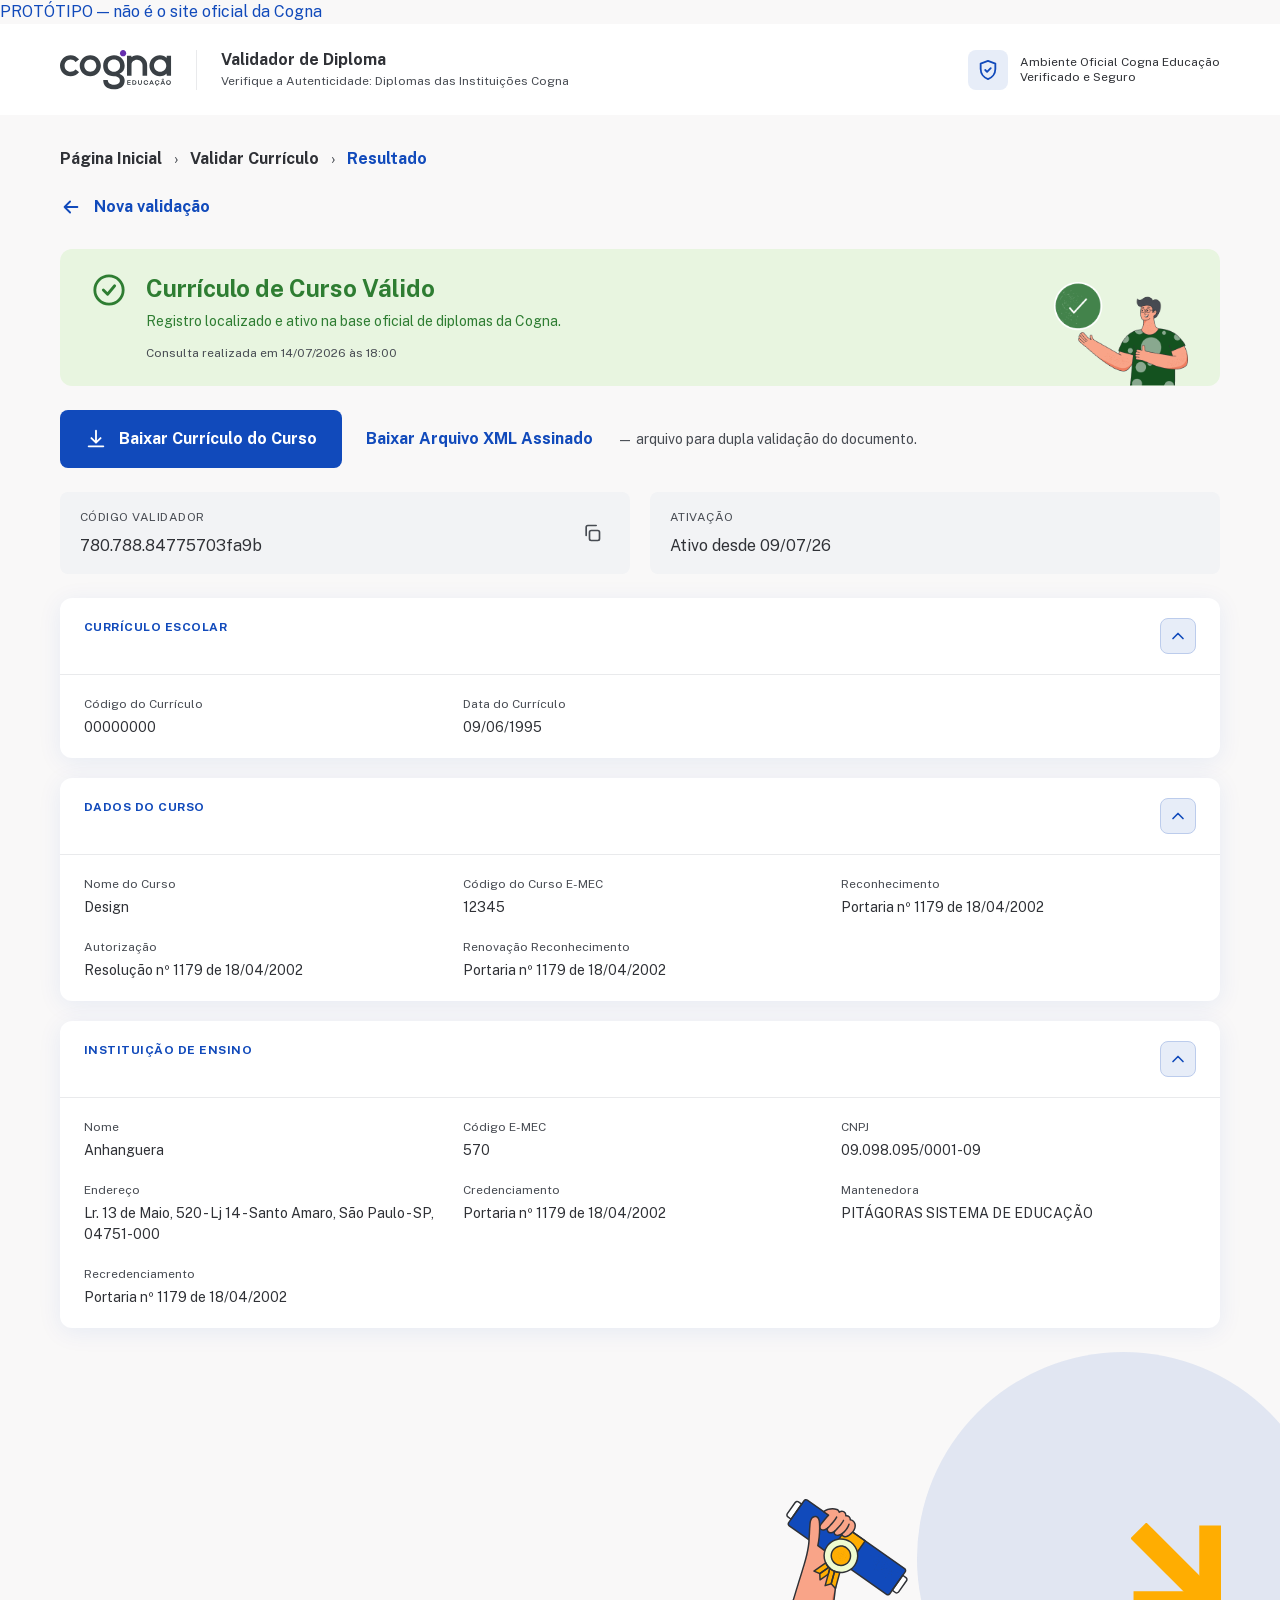
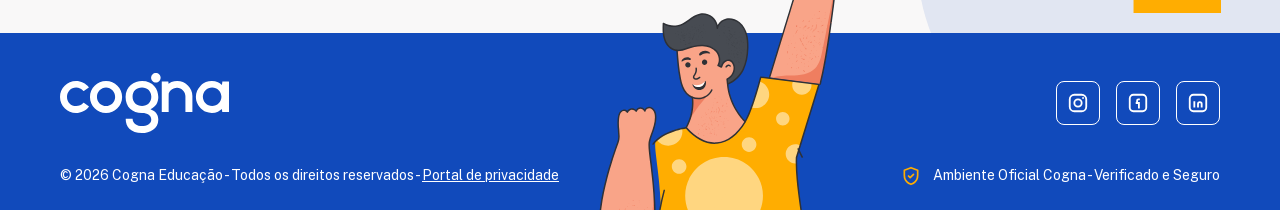
<file: resultado-curriculo.html>
<!DOCTYPE html>
<html lang="pt-BR">
<head>
<meta charset="utf-8">
<meta name="viewport" content="width=device-width, initial-scale=1">
<title>Resultado da validação — Currículo de Curso Válido — Cogna Educação</title>
<link rel="stylesheet" href="fonts/fonts.css">
<link rel="stylesheet" href="css/tokens.css">
<link rel="stylesheet" href="css/base.css">
<link rel="stylesheet" href="css/layout.css">
<link rel="stylesheet" href="css/validar.css">
<link rel="stylesheet" href="css/resultado.css">
</head>
<body>
<a class="proto-badge" href="https://github.com" target="_blank" rel="noopener">PROTÓTIPO — não é o site oficial da Cogna</a>

<header class="site-header">
  <div class="container site-header__inner">
    <a class="site-header__brand" href="index.html">
      <img src="assets/logo-cogna.svg" alt="Cogna Educação" width="112" height="40">
    </a>
    <div class="site-header__titles">
      <p class="site-header__title site-header__title--curto">Site Validador</p>
      <p class="site-header__title">Validador de Diploma</p>
      <p class="site-header__subtitle">Verifique a Autenticidade: Diplomas das Instituições Cogna</p>
    </div>
    <p class="badge">
      <span class="badge__icon" aria-hidden="true">
        <svg viewBox="0 0 24 24" fill="none" stroke="currentColor" stroke-width="2"
             stroke-linecap="round" stroke-linejoin="round">
          <path d="M12 2 4 5v6c0 5 3.4 9.4 8 11 4.6-1.6 8-6 8-11V5l-8-3Z"/>
          <path d="m9 12 2 2 4-4"/>
        </svg>
      </span>
      <span>Ambiente Oficial Cogna Educação<br>Verificado e Seguro</span>
    </p>
  </div>
</header>

<main>
  <div class="container">

    <nav class="breadcrumb" aria-label="Você está aqui">
      <ol>
        <li><a href="index.html">Página Inicial</a></li>
        <li><a href="validar-curriculo.html">Validar Currículo</a></li>
        <li aria-current="page">Resultado</li>
      </ol>
    </nav>

    <a class="back-link" href="validar-curriculo.html">
      <svg viewBox="0 0 24 24" fill="none" stroke="currentColor" stroke-width="2"
           stroke-linecap="round" stroke-linejoin="round" aria-hidden="true">
        <path d="M19 12H5M11 18l-6-6 6-6"/>
      </svg>
      Nova validação
    </a>

    <section class="result result--ok" aria-labelledby="result-title">
      <span class="result__icon" aria-hidden="true">
        <svg viewBox="0 0 24 24" fill="none" stroke="currentColor" stroke-width="2"
             stroke-linecap="round" stroke-linejoin="round">
          <circle cx="12" cy="12" r="10"/><path d="m8 12 3 3 5-6"/>
        </svg>
      </span>
      <div class="result__body">
        <h1 class="result__title" id="result-title">Currículo de Curso Válido</h1>
        <p class="result__text">Registro localizado e ativo na base oficial de diplomas da Cogna.</p>
        <p class="result__meta">Consulta realizada em 14/07/2026 às 18:00</p>
      </div>
      <img class="result__art" src="assets/resultado/valido.png" alt=""
           width="185" height="144">
    </section>

    <div class="downloads">
      <a class="btn btn--primary" href="#" download>
        <svg viewBox="0 0 24 24" fill="none" stroke="currentColor" stroke-width="2"
             stroke-linecap="round" stroke-linejoin="round" aria-hidden="true">
          <path d="M12 3v12M7 11l5 5 5-5"/><path d="M4 20h16"/>
        </svg>
        Baixar Currículo do Curso
      </a>
      <a class="downloads__link" href="#" download>Baixar Arquivo XML Assinado</a>
      <span class="downloads__note">— arquivo para dupla validação do documento.</span>
    </div>

    <div class="strips">
      <div class="strip">
        <p class="strip__label">Código validador</p>
        <p class="strip__value" id="codigo-validador">780.788.84775703fa9b</p>
        <button class="strip__copy" type="button" data-copiar="codigo-validador"
                aria-label="Copiar código validador">
          <svg viewBox="0 0 24 24" fill="none" stroke="currentColor" stroke-width="2"
               stroke-linecap="round" stroke-linejoin="round" aria-hidden="true">
            <rect x="9" y="9" width="12" height="12" rx="2"/>
            <path d="M5 15V5a2 2 0 0 1 2-2h10"/>
          </svg>
        </button>
      </div>
      <div class="strip">
        <p class="strip__label">Ativação</p>
        <p class="strip__value">Ativo desde 09/07/26</p>
      </div>
    </div>

    <!-- coluna única: o currículo não tem o card de publicação no D.O.U -->
    <div class="detail detail--simples">
      <div class="detail__main">

        <section class="block" data-block>
          <div class="block__head">
            <h2 class="block__title">Currículo escolar</h2>
            <button class="block__toggle" type="button" aria-expanded="true">
              <span class="sr-only">Recolher seção</span>
              <svg viewBox="0 0 24 24" fill="none" stroke="currentColor" stroke-width="2"
                   stroke-linecap="round" stroke-linejoin="round" aria-hidden="true">
                <path d="m6 15 6-6 6 6"/>
              </svg>
            </button>
          </div>
          <div class="block__body">
            <dl class="facts">
              <div class="fact"><dt>Código do Currículo</dt><dd>00000000</dd></div>
              <div class="fact"><dt>Data do Currículo</dt><dd>09/06/1995</dd></div>
            </dl>
          </div>
        </section>

        <section class="block" data-block>
          <div class="block__head">
            <h2 class="block__title">Dados do curso</h2>
            <button class="block__toggle" type="button" aria-expanded="true">
              <span class="sr-only">Recolher seção</span>
              <svg viewBox="0 0 24 24" fill="none" stroke="currentColor" stroke-width="2"
                   stroke-linecap="round" stroke-linejoin="round" aria-hidden="true">
                <path d="m6 15 6-6 6 6"/>
              </svg>
            </button>
          </div>
          <div class="block__body">
            <dl class="facts">
              <div class="fact"><dt>Nome do Curso</dt><dd>Design</dd></div>
              <div class="fact"><dt>Código do Curso E-MEC</dt><dd>12345</dd></div>
              <div class="fact"><dt>Reconhecimento</dt><dd>Portaria nº 1179 de 18/04/2002</dd></div>
              <div class="fact"><dt>Autorização</dt><dd>Resolução nº 1179 de 18/04/2002</dd></div>
              <div class="fact"><dt>Renovação Reconhecimento</dt><dd>Portaria nº 1179 de 18/04/2002</dd></div>
            </dl>
          </div>
        </section>

        <section class="block" data-block>
          <div class="block__head">
            <h2 class="block__title">Instituição de ensino</h2>
            <button class="block__toggle" type="button" aria-expanded="true">
              <span class="sr-only">Recolher seção</span>
              <svg viewBox="0 0 24 24" fill="none" stroke="currentColor" stroke-width="2"
                   stroke-linecap="round" stroke-linejoin="round" aria-hidden="true">
                <path d="m6 15 6-6 6 6"/>
              </svg>
            </button>
          </div>
          <div class="block__body">
            <dl class="facts">
              <div class="fact"><dt>Nome</dt><dd>Anhanguera</dd></div>
              <div class="fact"><dt>Código E-MEC</dt><dd>570</dd></div>
              <div class="fact"><dt>CNPJ</dt><dd>09.098.095/0001-09</dd></div>
              <div class="fact"><dt>Endereço</dt>
                <dd>Lr. 13 de Maio, 520 - Lj 14 - Santo Amaro, São Paulo - SP, 04751-000</dd></div>
              <div class="fact"><dt>Credenciamento</dt><dd>Portaria nº 1179 de 18/04/2002</dd></div>
              <div class="fact"><dt>Mantenedora</dt><dd>PITÁGORAS SISTEMA DE EDUCAÇÃO</dd></div>
              <div class="fact"><dt>Recredenciamento</dt><dd>Portaria nº 1179 de 18/04/2002</dd></div>
            </dl>
          </div>
        </section>

      </div>
    </div>

  </div>

  <div class="decor" aria-hidden="true">
    <img class="decor__shape" src="assets/seta.svg" alt="" width="363" height="413">
    <img class="decor__person" src="assets/ilustracao-container.svg" alt="" width="310" height="397">
  </div>
</main>

<footer class="site-footer">
  <!-- ilustração do diploma: aparece no lugar da pessoa a partir de 905 -->
  <img class="footer-diploma" src="assets/diploma-rolo.svg" alt="" aria-hidden="true"
       width="142" height="66">
  <div class="container site-footer__inner">
    <img class="site-footer__logo" src="assets/logo-cogna-branco.svg" alt="Cogna"
         width="169" height="60">
    <ul class="social">
      <li><a class="social__link" href="#" aria-label="Instagram da Cogna">
        <svg viewBox="0 0 24 24" fill="none" stroke="currentColor" stroke-width="2" aria-hidden="true">
          <rect x="3" y="3" width="18" height="18" rx="5"/><circle cx="12" cy="12" r="4"/>
          <circle cx="17.5" cy="6.5" r="1" fill="currentColor" stroke="none"/>
        </svg></a></li>
      <li><a class="social__link" href="#" aria-label="Facebook da Cogna">
        <svg viewBox="0 0 24 24" fill="none" stroke="currentColor" stroke-width="2" aria-hidden="true">
          <rect x="3" y="3" width="18" height="18" rx="4"/>
          <path d="M14 8h-1.5a1.5 1.5 0 0 0-1.5 1.5V12m-1.5 0h4.5M13 12v6"/>
        </svg></a></li>
      <li><a class="social__link" href="#" aria-label="LinkedIn da Cogna">
        <svg viewBox="0 0 24 24" fill="none" stroke="currentColor" stroke-width="2" aria-hidden="true">
          <rect x="3" y="3" width="18" height="18" rx="4"/>
          <path d="M8 10v7M8 7v.01M12 17v-4a2 2 0 0 1 4 0v4"/>
        </svg></a></li>
    </ul>
    <p class="site-footer__legal">
      © 2026 Cogna Educação - Todos os direitos reservados -
      <a href="#">Portal de privacidade</a>
    </p>
    <p class="site-footer__badge">
      <span aria-hidden="true">
        <svg viewBox="0 0 24 24" fill="none" stroke="currentColor" stroke-width="2"
             stroke-linecap="round" stroke-linejoin="round">
          <path d="M12 2 4 5v6c0 5 3.4 9.4 8 11 4.6-1.6 8-6 8-11V5l-8-3Z"/>
          <path d="m9 12 2 2 4-4"/>
        </svg>
      </span>
      Ambiente Oficial Cogna - Verificado e Seguro
    </p>
  </div>
</footer>

<script src="js/resultado.js"></script>
</body>
</html>
</file>
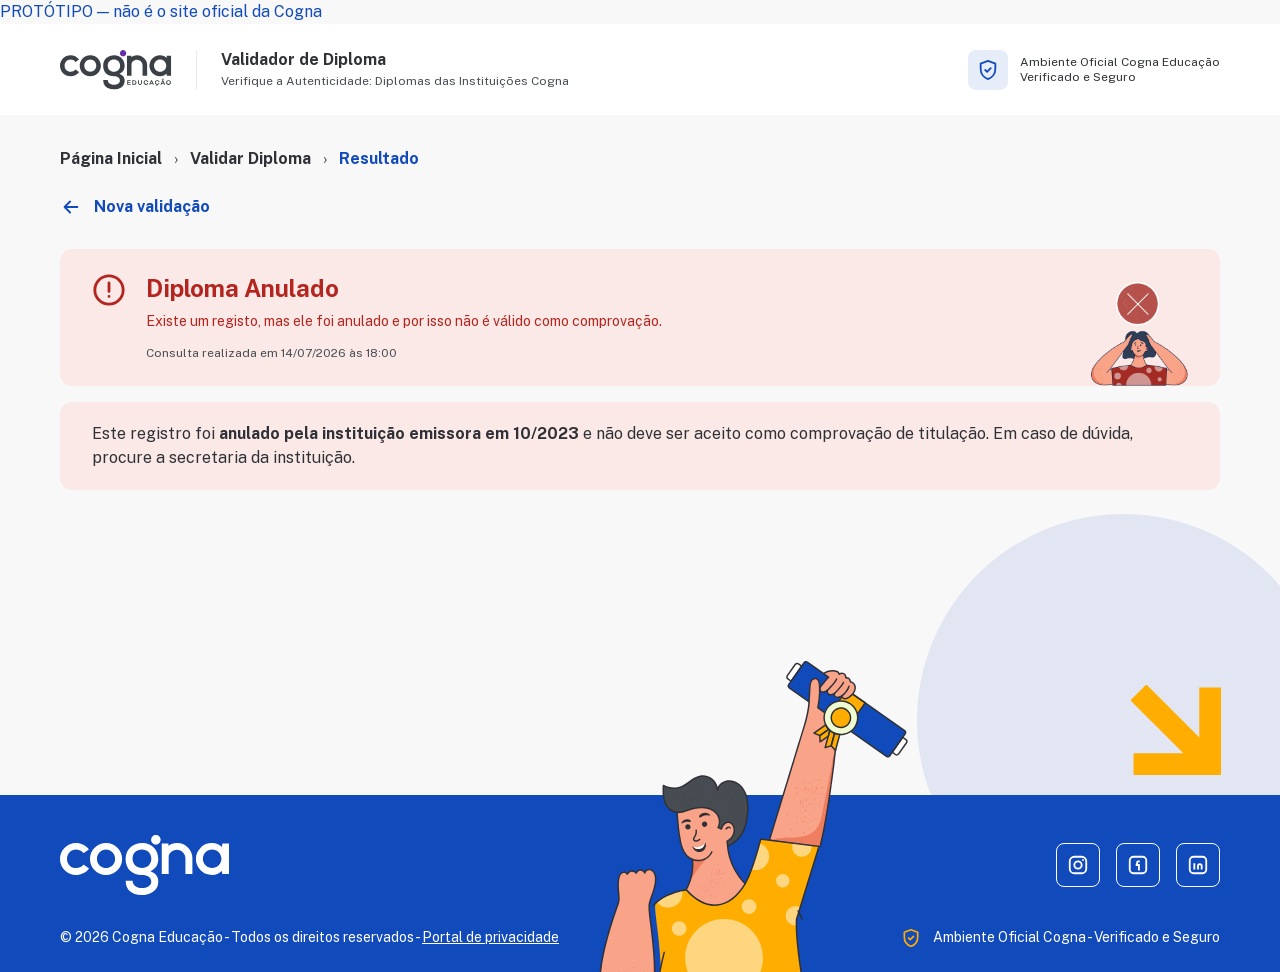
<file: resultado-diploma-anulado.html>
<!DOCTYPE html>
<html lang="pt-BR">
<head>
<meta charset="utf-8">
<meta name="viewport" content="width=device-width, initial-scale=1">
<title>Resultado da validação — Diploma Anulado — Cogna Educação</title>
<link rel="stylesheet" href="fonts/fonts.css">
<link rel="stylesheet" href="css/tokens.css">
<link rel="stylesheet" href="css/base.css">
<link rel="stylesheet" href="css/layout.css">
<link rel="stylesheet" href="css/validar.css">
<link rel="stylesheet" href="css/resultado.css">
</head>
<body>
<a class="proto-badge" href="https://github.com" target="_blank" rel="noopener">PROTÓTIPO — não é o site oficial da Cogna</a>

<header class="site-header">
  <div class="container site-header__inner">
    <a class="site-header__brand" href="index.html">
      <img src="assets/logo-cogna.svg" alt="Cogna Educação" width="112" height="40">
    </a>
    <div class="site-header__titles">
      <p class="site-header__title site-header__title--curto">Site Validador</p>
      <p class="site-header__title">Validador de Diploma</p>
      <p class="site-header__subtitle">Verifique a Autenticidade: Diplomas das Instituições Cogna</p>
    </div>
    <p class="badge">
      <span class="badge__icon" aria-hidden="true">
        <svg viewBox="0 0 24 24" fill="none" stroke="currentColor" stroke-width="2"
             stroke-linecap="round" stroke-linejoin="round">
          <path d="M12 2 4 5v6c0 5 3.4 9.4 8 11 4.6-1.6 8-6 8-11V5l-8-3Z"/>
          <path d="m9 12 2 2 4-4"/>
        </svg>
      </span>
      <span>Ambiente Oficial Cogna Educação<br>Verificado e Seguro</span>
    </p>
  </div>
</header>

<main>
  <div class="container">

    <nav class="breadcrumb" aria-label="Você está aqui">
      <ol>
        <li><a href="index.html">Página Inicial</a></li>
        <li><a href="validar-diploma.html">Validar Diploma</a></li>
        <li aria-current="page">Resultado</li>
      </ol>
    </nav>

    <a class="back-link" href="validar-diploma.html">
      <svg viewBox="0 0 24 24" fill="none" stroke="currentColor" stroke-width="2"
           stroke-linecap="round" stroke-linejoin="round" aria-hidden="true">
        <path d="M19 12H5M11 18l-6-6 6-6"/>
      </svg>
      Nova validação
    </a>

    <!-- role="alert" faz leitores de tela anunciarem o resultado negativo -->
    <section class="result result--erro" role="alert" aria-labelledby="result-title">
      <span class="result__icon" aria-hidden="true">
        <svg viewBox="0 0 24 24" fill="none" stroke="currentColor" stroke-width="2"
             stroke-linecap="round" stroke-linejoin="round">
          <circle cx="12" cy="12" r="10"/><path d="M12 7v6M12 16.5v.01"/>
        </svg>
      </span>
      <div class="result__body">
        <h1 class="result__title" id="result-title">Diploma Anulado</h1>
        <p class="result__text">Existe um registo, mas ele foi anulado e por isso não é válido
          como comprovação.</p>
        <p class="result__meta">Consulta realizada em 14/07/2026 às 18:00</p>
      </div>
      <!-- a ilustração já traz o selo vermelho junto -->
      <img class="result__art" src="assets/resultado/anulado.png" alt=""
           width="148" height="158">
    </section>

    <p class="result-note">Este registro foi <strong>anulado pela instituição emissora em
      10/2023</strong> e não deve ser aceito como comprovação de titulação. Em caso de dúvida,
      procure a secretaria da instituição.</p>

  </div>

  <div class="decor" aria-hidden="true">
    <img class="decor__shape" src="assets/seta.svg" alt="" width="363" height="413">
    <img class="decor__person" src="assets/ilustracao-container.svg" alt="" width="310" height="397">
  </div>
</main>

<footer class="site-footer">
  <!-- ilustração do diploma: aparece no lugar da pessoa a partir de 905 -->
  <img class="footer-diploma" src="assets/diploma-rolo.svg" alt="" aria-hidden="true"
       width="142" height="66">
  <div class="container site-footer__inner">
    <img class="site-footer__logo" src="assets/logo-cogna-branco.svg" alt="Cogna"
         width="169" height="60">
    <ul class="social">
      <li><a class="social__link" href="#" aria-label="Instagram da Cogna">
        <svg viewBox="0 0 24 24" fill="none" stroke="currentColor" stroke-width="2" aria-hidden="true">
          <rect x="3" y="3" width="18" height="18" rx="5"/><circle cx="12" cy="12" r="4"/>
          <circle cx="17.5" cy="6.5" r="1" fill="currentColor" stroke="none"/>
        </svg></a></li>
      <li><a class="social__link" href="#" aria-label="Facebook da Cogna">
        <svg viewBox="0 0 24 24" fill="none" stroke="currentColor" stroke-width="2" aria-hidden="true">
          <rect x="3" y="3" width="18" height="18" rx="4"/>
          <path d="M14 8h-1.5a1.5 1.5 0 0 0-1.5 1.5V12m-1.5 0h4.5M13 12v6"/>
        </svg></a></li>
      <li><a class="social__link" href="#" aria-label="LinkedIn da Cogna">
        <svg viewBox="0 0 24 24" fill="none" stroke="currentColor" stroke-width="2" aria-hidden="true">
          <rect x="3" y="3" width="18" height="18" rx="4"/>
          <path d="M8 10v7M8 7v.01M12 17v-4a2 2 0 0 1 4 0v4"/>
        </svg></a></li>
    </ul>
    <p class="site-footer__legal">
      © 2026 Cogna Educação - Todos os direitos reservados -
      <a href="#">Portal de privacidade</a>
    </p>
    <p class="site-footer__badge">
      <span aria-hidden="true">
        <svg viewBox="0 0 24 24" fill="none" stroke="currentColor" stroke-width="2"
             stroke-linecap="round" stroke-linejoin="round">
          <path d="M12 2 4 5v6c0 5 3.4 9.4 8 11 4.6-1.6 8-6 8-11V5l-8-3Z"/>
          <path d="m9 12 2 2 4-4"/>
        </svg>
      </span>
      Ambiente Oficial Cogna - Verificado e Seguro
    </p>
  </div>
</footer>

</body>
</html>
</file>
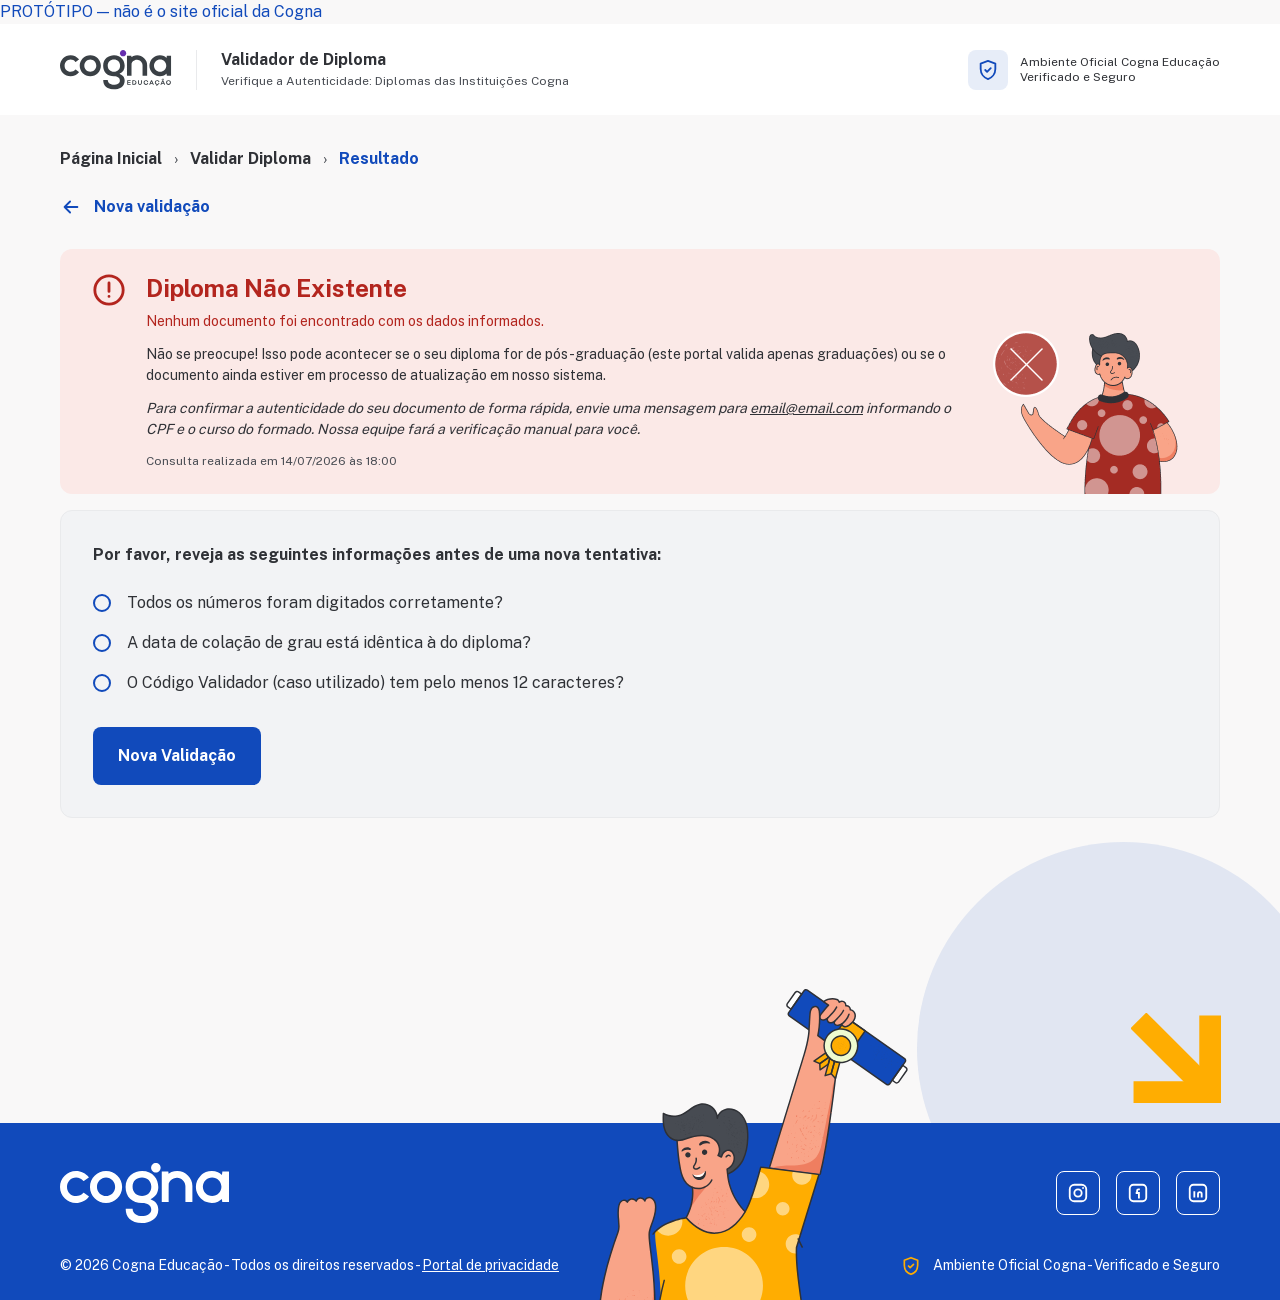
<file: resultado-diploma-nao-existente.html>
<!DOCTYPE html>
<html lang="pt-BR">
<head>
<meta charset="utf-8">
<meta name="viewport" content="width=device-width, initial-scale=1">
<title>Resultado da validação — Diploma Não Existente — Cogna Educação</title>
<link rel="stylesheet" href="fonts/fonts.css">
<link rel="stylesheet" href="css/tokens.css">
<link rel="stylesheet" href="css/base.css">
<link rel="stylesheet" href="css/layout.css">
<link rel="stylesheet" href="css/validar.css">
<link rel="stylesheet" href="css/resultado.css">
</head>
<body>
<a class="proto-badge" href="https://github.com" target="_blank" rel="noopener">PROTÓTIPO — não é o site oficial da Cogna</a>

<header class="site-header">
  <div class="container site-header__inner">
    <a class="site-header__brand" href="index.html">
      <img src="assets/logo-cogna.svg" alt="Cogna Educação" width="112" height="40">
    </a>
    <div class="site-header__titles">
      <p class="site-header__title site-header__title--curto">Site Validador</p>
      <p class="site-header__title">Validador de Diploma</p>
      <p class="site-header__subtitle">Verifique a Autenticidade: Diplomas das Instituições Cogna</p>
    </div>
    <p class="badge">
      <span class="badge__icon" aria-hidden="true">
        <svg viewBox="0 0 24 24" fill="none" stroke="currentColor" stroke-width="2"
             stroke-linecap="round" stroke-linejoin="round">
          <path d="M12 2 4 5v6c0 5 3.4 9.4 8 11 4.6-1.6 8-6 8-11V5l-8-3Z"/>
          <path d="m9 12 2 2 4-4"/>
        </svg>
      </span>
      <span>Ambiente Oficial Cogna Educação<br>Verificado e Seguro</span>
    </p>
  </div>
</header>

<main>
  <div class="container">

    <nav class="breadcrumb" aria-label="Você está aqui">
      <ol>
        <li><a href="index.html">Página Inicial</a></li>
        <li><a href="validar-diploma.html">Validar Diploma</a></li>
        <li aria-current="page">Resultado</li>
      </ol>
    </nav>

    <a class="back-link" href="validar-diploma.html">
      <svg viewBox="0 0 24 24" fill="none" stroke="currentColor" stroke-width="2"
           stroke-linecap="round" stroke-linejoin="round" aria-hidden="true">
        <path d="M19 12H5M11 18l-6-6 6-6"/>
      </svg>
      Nova validação
    </a>

    <section class="result result--erro" role="alert" aria-labelledby="result-title">
      <span class="result__icon" aria-hidden="true">
        <svg viewBox="0 0 24 24" fill="none" stroke="currentColor" stroke-width="2"
             stroke-linecap="round" stroke-linejoin="round">
          <circle cx="12" cy="12" r="10"/><path d="M12 7v6M12 16.5v.01"/>
        </svg>
      </span>
      <div class="result__body">
        <h1 class="result__title" id="result-title">Diploma Não Existente</h1>
        <p class="result__text">Nenhum documento foi encontrado com os dados informados.</p>
        <p class="result__extra">Não se preocupe! Isso pode acontecer se o seu diploma for de
          pós-graduação (este portal valida apenas graduações) ou se o documento ainda estiver
          em processo de atualização em nosso sistema.</p>
        <p class="result__extra result__extra--em">Para confirmar a autenticidade do seu documento
          de forma rápida, envie uma mensagem para <a href="mailto:email@email.com">email@email.com</a>
          informando o CPF e o curso do formado. Nossa equipe fará a verificação manual para você.</p>
        <p class="result__meta">Consulta realizada em 14/07/2026 às 18:00</p>
      </div>
      <img class="result__art result__art--lg" src="assets/resultado/erro.png" alt=""
           width="195" height="184">
    </section>

    <section class="review" aria-labelledby="review-title">
      <h2 class="review__title" id="review-title">Por favor, reveja as seguintes informações antes
        de uma nova tentativa:</h2>
      <ul class="checklist">
        <li class="checklist__item">Todos os números foram digitados corretamente?</li>
        <li class="checklist__item">A data de colação de grau está idêntica à do diploma?</li>
        <li class="checklist__item">O Código Validador (caso utilizado) tem pelo menos 12 caracteres?</li>
      </ul>
      <a class="btn btn--primary" href="validar-diploma.html">Nova Validação</a>
    </section>

  </div>

  <div class="decor" aria-hidden="true">
    <img class="decor__shape" src="assets/seta.svg" alt="" width="363" height="413">
    <img class="decor__person" src="assets/ilustracao-container.svg" alt="" width="310" height="397">
  </div>
</main>

<footer class="site-footer">
  <!-- ilustração do diploma: aparece no lugar da pessoa a partir de 905 -->
  <img class="footer-diploma" src="assets/diploma-rolo.svg" alt="" aria-hidden="true"
       width="142" height="66">
  <div class="container site-footer__inner">
    <img class="site-footer__logo" src="assets/logo-cogna-branco.svg" alt="Cogna"
         width="169" height="60">
    <ul class="social">
      <li><a class="social__link" href="#" aria-label="Instagram da Cogna">
        <svg viewBox="0 0 24 24" fill="none" stroke="currentColor" stroke-width="2" aria-hidden="true">
          <rect x="3" y="3" width="18" height="18" rx="5"/><circle cx="12" cy="12" r="4"/>
          <circle cx="17.5" cy="6.5" r="1" fill="currentColor" stroke="none"/>
        </svg></a></li>
      <li><a class="social__link" href="#" aria-label="Facebook da Cogna">
        <svg viewBox="0 0 24 24" fill="none" stroke="currentColor" stroke-width="2" aria-hidden="true">
          <rect x="3" y="3" width="18" height="18" rx="4"/>
          <path d="M14 8h-1.5a1.5 1.5 0 0 0-1.5 1.5V12m-1.5 0h4.5M13 12v6"/>
        </svg></a></li>
      <li><a class="social__link" href="#" aria-label="LinkedIn da Cogna">
        <svg viewBox="0 0 24 24" fill="none" stroke="currentColor" stroke-width="2" aria-hidden="true">
          <rect x="3" y="3" width="18" height="18" rx="4"/>
          <path d="M8 10v7M8 7v.01M12 17v-4a2 2 0 0 1 4 0v4"/>
        </svg></a></li>
    </ul>
    <p class="site-footer__legal">
      © 2026 Cogna Educação - Todos os direitos reservados -
      <a href="#">Portal de privacidade</a>
    </p>
    <p class="site-footer__badge">
      <span aria-hidden="true">
        <svg viewBox="0 0 24 24" fill="none" stroke="currentColor" stroke-width="2"
             stroke-linecap="round" stroke-linejoin="round">
          <path d="M12 2 4 5v6c0 5 3.4 9.4 8 11 4.6-1.6 8-6 8-11V5l-8-3Z"/>
          <path d="m9 12 2 2 4-4"/>
        </svg>
      </span>
      Ambiente Oficial Cogna - Verificado e Seguro
    </p>
  </div>
</footer>

</body>
</html>
</file>
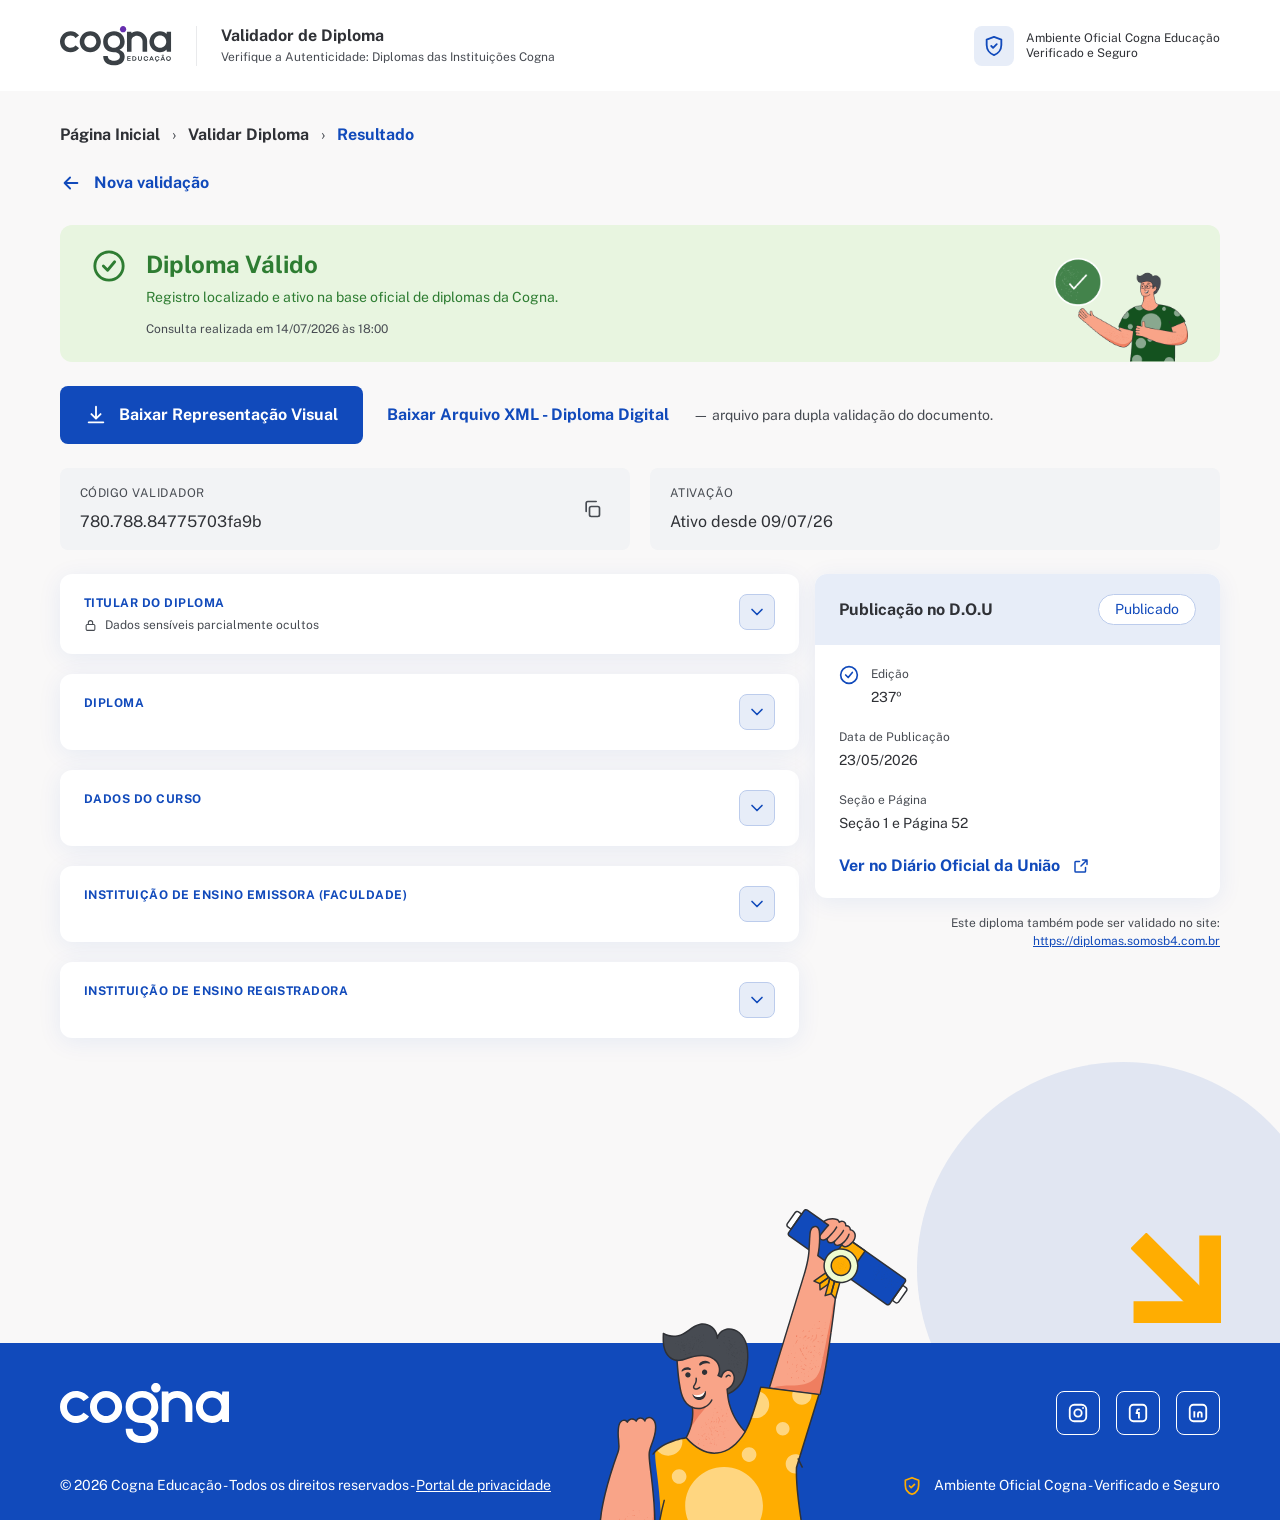
<file: resultado-diploma.html>
<!DOCTYPE html>
<html lang="pt-BR">
<head>
<meta charset="utf-8">
<meta name="viewport" content="width=device-width, initial-scale=1">
<title>Resultado da validação — Diploma Válido — Cogna Educação</title>
<link rel="preconnect" href="https://fonts.googleapis.com">
<link rel="preconnect" href="https://fonts.gstatic.com" crossorigin>
<link href="https://fonts.googleapis.com/css2?family=Public+Sans:wght@400;600;700&display=swap" rel="stylesheet">
<link rel="stylesheet" href="css/tokens.css">
<link rel="stylesheet" href="css/base.css">
<link rel="stylesheet" href="css/layout.css">
<link rel="stylesheet" href="css/validar.css">
<link rel="stylesheet" href="css/resultado.css">
</head>
<body>

<header class="site-header">
  <div class="container site-header__inner">
    <a class="site-header__brand" href="index.html">
      <img src="assets/logo-cogna.svg" alt="Cogna Educação" width="112" height="40">
    </a>
    <div class="site-header__titles">
      <p class="site-header__title site-header__title--curto">Site Validador</p>
      <p class="site-header__title">Validador de Diploma</p>
      <p class="site-header__subtitle">Verifique a Autenticidade: Diplomas das Instituições Cogna</p>
    </div>
    <p class="badge">
      <span class="badge__icon" aria-hidden="true">
        <svg viewBox="0 0 24 24" fill="none" stroke="currentColor" stroke-width="2"
             stroke-linecap="round" stroke-linejoin="round">
          <path d="M12 2 4 5v6c0 5 3.4 9.4 8 11 4.6-1.6 8-6 8-11V5l-8-3Z"/>
          <path d="m9 12 2 2 4-4"/>
        </svg>
      </span>
      <span>Ambiente Oficial Cogna Educação<br>Verificado e Seguro</span>
    </p>
  </div>
</header>

<main>
  <div class="container">

    <nav class="breadcrumb" aria-label="Você está aqui">
      <ol>
        <li><a href="index.html">Página Inicial</a></li>
        <li><a href="validar-diploma.html">Validar Diploma</a></li>
        <li aria-current="page">Resultado</li>
      </ol>
    </nav>

    <a class="back-link" href="validar-diploma.html">
      <svg viewBox="0 0 24 24" fill="none" stroke="currentColor" stroke-width="2"
           stroke-linecap="round" stroke-linejoin="round" aria-hidden="true">
        <path d="M19 12H5M11 18l-6-6 6-6"/>
      </svg>
      Nova validação
    </a>

    <!-- ---------- faixa de resultado ---------- -->
    <section class="result result--ok" aria-labelledby="result-title">
      <span class="result__icon" aria-hidden="true">
        <svg viewBox="0 0 24 24" fill="none" stroke="currentColor" stroke-width="2"
             stroke-linecap="round" stroke-linejoin="round">
          <circle cx="12" cy="12" r="10"/><path d="m8 12 3 3 5-6"/>
        </svg>
      </span>
      <div class="result__body">
        <h1 class="result__title" id="result-title">Diploma Válido</h1>
        <p class="result__text">Registro localizado e ativo na base oficial de diplomas da Cogna.</p>
        <p class="result__meta">Consulta realizada em 14/07/2026 às 18:00</p>
      </div>
      <!-- a ilustração já traz o selo verde junto -->
      <img class="result__art" src="assets/resultado/valido.png" alt=""
           width="185" height="144">
    </section>

    <!-- ---------- downloads ----------
         Duas variantes: a padrão (representação + XML) e a de certificado
         (um botão só). O JS mostra uma conforme ?cenario= na URL. -->
    <div class="downloads" data-downloads="padrao">
      <a class="btn btn--primary" href="#" download>
        <svg viewBox="0 0 24 24" fill="none" stroke="currentColor" stroke-width="2"
             stroke-linecap="round" stroke-linejoin="round" aria-hidden="true">
          <path d="M12 3v12M7 11l5 5 5-5"/><path d="M4 20h16"/>
        </svg>
        Baixar Representação Visual
      </a>
      <a class="downloads__link" href="#" download>Baixar Arquivo XML - Diploma Digital</a>
      <span class="downloads__note">— arquivo para dupla validação do documento.</span>
    </div>

    <div class="downloads" data-downloads="certificado" hidden>
      <a class="btn btn--primary" href="#" download>
        <svg viewBox="0 0 24 24" fill="none" stroke="currentColor" stroke-width="2"
             stroke-linecap="round" stroke-linejoin="round" aria-hidden="true">
          <circle cx="12" cy="9" r="6"/>
          <path d="M9 14.5 8 21l4-2 4 2-1-6.5"/>
        </svg>
        Baixar Certificado de Validação
      </a>
    </div>

    <!-- ---------- tiras de dados ---------- -->
    <div class="strips">
      <div class="strip">
        <p class="strip__label">Código validador</p>
        <p class="strip__value" id="codigo-validador">780.788.84775703fa9b</p>
        <button class="strip__copy" type="button" data-copiar="codigo-validador"
                aria-label="Copiar código validador">
          <svg viewBox="0 0 24 24" fill="none" stroke="currentColor" stroke-width="2"
               stroke-linecap="round" stroke-linejoin="round" aria-hidden="true">
            <rect x="9" y="9" width="12" height="12" rx="2"/>
            <path d="M5 15V5a2 2 0 0 1 2-2h10"/>
          </svg>
        </button>
      </div>
      <div class="strip">
        <p class="strip__label">Ativação</p>
        <p class="strip__value">Ativo desde 09/07/26</p>
      </div>
    </div>

    <!-- ---------- detalhes ---------- -->
    <div class="detail">
      <div class="detail__main">

        <section class="block" data-block>
          <div class="block__head">
            <div>
              <h2 class="block__title">Titular do diploma</h2>
              <p class="block__note">
                <svg viewBox="0 0 24 24" fill="none" stroke="currentColor" stroke-width="2"
                     stroke-linecap="round" aria-hidden="true">
                  <rect x="4" y="10" width="16" height="11" rx="2"/>
                  <path d="M8 10V7a4 4 0 0 1 8 0v3"/>
                </svg>
                Dados sensíveis parcialmente ocultos
              </p>
            </div>
            <button class="block__toggle" type="button" aria-expanded="false">
              <span class="sr-only">Recolher seção</span>
              <svg viewBox="0 0 24 24" fill="none" stroke="currentColor" stroke-width="2"
                   stroke-linecap="round" stroke-linejoin="round" aria-hidden="true">
                <path d="m6 15 6-6 6 6"/>
              </svg>
            </button>
          </div>
          <div class="block__body" hidden>
            <dl class="facts">
              <div class="fact"><dt>Nome Completo</dt><dd>Guilherme Silveira</dd></div>
              <div class="fact"><dt>Naturalidade</dt><dd>São Paulo, SP</dd></div>
              <div class="fact"><dt>Nacionalidade</dt><dd>Brasileira</dd></div>
              <div class="fact">
                <dt>CPF</dt>
                <dd>
                  <span data-cpf data-oculto="•••.987.098 -••"
                        data-completo="123.987.098-45">•••.987.098 -••</span>
                  <button class="fact__reveal" type="button" data-revelar>Mostrar</button>
                </dd>
              </div>
              <div class="fact"><dt>Data de Ingresso</dt><dd>24/07/2020</dd></div>
              <div class="fact"><dt>Data de Nacimento</dt><dd>09/06/1995</dd></div>
              <div class="fact"><dt>Data de Conclusão</dt><dd>03/12/2025</dd></div>
            </dl>
          </div>
        </section>

        <section class="block" data-block>
          <div class="block__head">
            <h2 class="block__title">Diploma</h2>
            <button class="block__toggle" type="button" aria-expanded="false">
              <span class="sr-only">Recolher seção</span>
              <svg viewBox="0 0 24 24" fill="none" stroke="currentColor" stroke-width="2"
                   stroke-linecap="round" stroke-linejoin="round" aria-hidden="true">
                <path d="m6 15 6-6 6 6"/>
              </svg>
            </button>
          </div>
          <div class="block__body" hidden>
            <dl class="facts">
              <div class="fact"><dt>Data de Registro</dt><dd>04/09/2025</dd></div>
              <div class="fact"><dt>Data de Expedição</dt><dd>30/10/2025</dd></div>
              <div class="fact"><dt>Número de Registro</dt><dd>8765</dd></div>
            </dl>
          </div>
        </section>

        <section class="block" data-block>
          <div class="block__head">
            <h2 class="block__title">Dados do curso</h2>
            <button class="block__toggle" type="button" aria-expanded="false">
              <span class="sr-only">Recolher seção</span>
              <svg viewBox="0 0 24 24" fill="none" stroke="currentColor" stroke-width="2"
                   stroke-linecap="round" stroke-linejoin="round" aria-hidden="true">
                <path d="m6 15 6-6 6 6"/>
              </svg>
            </button>
          </div>
          <div class="block__body" hidden>
            <dl class="facts">
              <div class="fact"><dt>Nome do Curso</dt><dd>Design</dd></div>
              <div class="fact"><dt>Grau Conferido</dt><dd>Bacharelado</dd></div>
              <div class="fact"><dt>Código do Curso E-MEC</dt><dd>12345</dd></div>
              <div class="fact"><dt>Autorização</dt><dd>Resolução nº 1179 de 18/04/2002</dd></div>
              <div class="fact"><dt>Reconhecimento</dt><dd>Portaria nº 1179 de 18/04/2002</dd></div>
              <div class="fact"><dt>Renovação Reconhecimento</dt><dd>Portaria nº 1179 de 18/04/2002</dd></div>
              <div class="fact"><dt>Endereço do Curso</dt>
                <dd>Lr. 13 de Maio, 520 - Lj 14 - Santo Amaro, São Paulo - SP, 04751-000</dd></div>
              <div class="fact"><dt>Título conferido</dt><dd>Bacharela</dd></div>
            </dl>
          </div>
        </section>

        <section class="block" data-block>
          <div class="block__head">
            <h2 class="block__title">Instituição de ensino emissora (faculdade)</h2>
            <button class="block__toggle" type="button" aria-expanded="false">
              <span class="sr-only">Recolher seção</span>
              <svg viewBox="0 0 24 24" fill="none" stroke="currentColor" stroke-width="2"
                   stroke-linecap="round" stroke-linejoin="round" aria-hidden="true">
                <path d="m6 15 6-6 6 6"/>
              </svg>
            </button>
          </div>
          <div class="block__body" hidden>
            <dl class="facts">
              <div class="fact"><dt>Nome</dt><dd>Anhanguera</dd></div>
              <div class="fact"><dt>Código E-MEC</dt><dd>570</dd></div>
              <div class="fact"><dt>CNPJ</dt><dd>09.098.095/0001-09</dd></div>
              <div class="fact"><dt>Endereço</dt>
                <dd>Lr. 13 de Maio, 520 - Lj 14 - Santo Amaro, São Paulo - SP, 04751-000</dd></div>
              <div class="fact"><dt>Credenciamento</dt><dd>Portaria nº 1179 de 18/04/2002</dd></div>
              <div class="fact"><dt>Mantenedora</dt><dd>PITÁGORAS SISTEMA DE EDUCAÇÃO</dd></div>
              <div class="fact"><dt>Recredenciamento</dt><dd>Portaria nº 1179 de 18/04/2002</dd></div>
              <div class="fact"><dt>Renovação de Recredenciamento</dt><dd>Portaria nº 1179 de 18/04/2002</dd></div>
            </dl>
          </div>
        </section>

        <section class="block" data-block>
          <div class="block__head">
            <h2 class="block__title">Instituição de ensino registradora</h2>
            <button class="block__toggle" type="button" aria-expanded="false">
              <span class="sr-only">Recolher seção</span>
              <svg viewBox="0 0 24 24" fill="none" stroke="currentColor" stroke-width="2"
                   stroke-linecap="round" stroke-linejoin="round" aria-hidden="true">
                <path d="m6 15 6-6 6 6"/>
              </svg>
            </button>
          </div>
          <div class="block__body" hidden>
            <dl class="facts">
              <div class="fact"><dt>Nome</dt><dd>Anhanguera</dd></div>
              <div class="fact"><dt>Código E-MEC</dt><dd>570</dd></div>
              <div class="fact"><dt>CNPJ</dt><dd>09.098.095/0001-09</dd></div>
              <div class="fact"><dt>Endereço</dt>
                <dd>Lr. 13 de Maio, 520 - Lj 14 - Santo Amaro, São Paulo - SP, 04751-000</dd></div>
              <div class="fact"><dt>Credenciamento</dt><dd>Portaria nº 1179 de 18/04/2002</dd></div>
              <div class="fact"><dt>Mantenedora</dt><dd>PITÁGORAS SISTEMA DE EDUCAÇÃO</dd></div>
              <div class="fact"><dt>Recredenciamento</dt><dd>Portaria nº 1179 de 18/04/2002</dd></div>
            </dl>
          </div>
        </section>

      </div>

      <aside class="detail__side">
        <!-- Duas versões do card do D.O.U. O JS mostra uma conforme ?cenario= na URL.
             publicado (padrão) = registro já saiu no Diário Oficial
             pendente           = ainda não saiu, mas o diploma é válido do mesmo jeito -->
        <section class="dou" data-dou="publicado">
          <div class="dou__head">
            <h2 class="dou__title">Publicação no D.O.U</h2>
            <span class="pill">Publicado</span>
          </div>
          <div class="dou__body">
            <!-- os três dados são irmãos: viram uma linha de 3 colunas em ≤905px -->
            <dl class="dou__facts">
              <div class="fact fact--icon">
                <svg viewBox="0 0 24 24" fill="none" stroke="currentColor" stroke-width="2"
                     stroke-linecap="round" stroke-linejoin="round" aria-hidden="true">
                  <circle cx="12" cy="12" r="10"/><path d="m8 12 3 3 5-6"/>
                </svg>
                <dt>Edição</dt><dd>237º</dd>
              </div>
              <div class="fact"><dt>Data de Publicação</dt><dd>23/05/2026</dd></div>
              <div class="fact"><dt>Seção e Página</dt><dd>Seção 1 e Página 52</dd></div>
            </dl>
            <a class="dou__link" href="#" target="_blank" rel="noopener">
              Ver no Diário Oficial da União
              <svg viewBox="0 0 24 24" fill="none" stroke="currentColor" stroke-width="2"
                   stroke-linecap="round" stroke-linejoin="round" aria-hidden="true">
                <path d="M14 4h6v6M20 4l-8 8"/>
                <path d="M18 14v5a1 1 0 0 1-1 1H5a1 1 0 0 1-1-1V7a1 1 0 0 1 1-1h5"/>
              </svg>
            </a>
          </div>
        </section>

        <section class="dou dou--pendente" data-dou="pendente" hidden>
          <div class="dou__head">
            <h2 class="dou__title">Publicação no D.O.U</h2>
            <span class="pill">Pendente</span>
          </div>
          <div class="dou__body">
            <p class="dou__pending">
              <svg viewBox="0 0 24 24" fill="none" stroke="currentColor" stroke-width="2"
                   stroke-linecap="round" stroke-linejoin="round" aria-hidden="true">
                <circle cx="12" cy="12" r="9"/><path d="M12 7v5l3 2"/>
              </svg>
              <span>O registro deste diploma <strong>ainda não foi publicado no Diário Oficial
                da União</strong>. A publicação é uma etapa posterior e <strong>não afeta a
                validade do registro</strong>.</span>
            </p>
          </div>
        </section>

        <section class="dou dou--nao-aplica" data-dou="nao-aplica" hidden>
          <div class="dou__head">
            <h2 class="dou__title">Publicação no D.O.U</h2>
            <span class="pill">Não se Aplica</span>
          </div>
          <div class="dou__body">
            <p class="dou__text">Identificamos que o seu diploma foi emitido
              <strong>antes de 25/04/2019</strong>. Até essa data, a publicação no
              Diário Oficial da União (DOU) ainda não era obrigatória — por isso, o
              seu diploma <strong>não foi publicado no DOU e não precisará ser</strong>.
              Fique tranquilo(a): isso não afeta a validade do seu documento.</p>
          </div>
        </section>

        <p class="side-note">Este diploma também pode ser validado no site:<br>
          <a href="https://diplomas.somosb4.com.br" target="_blank"
             rel="noopener">https://diplomas.somosb4.com.br</a></p>
      </aside>
    </div>

  </div>

  <div class="decor" aria-hidden="true">
    <img class="decor__shape" src="assets/seta.svg" alt="" width="363" height="413">
    <img class="decor__person" src="assets/ilustracao-container.svg" alt="" width="310" height="397">
  </div>
</main>

<footer class="site-footer">
  <!-- ilustração do diploma: aparece no lugar da pessoa a partir de 905 -->
  <img class="footer-diploma" src="assets/diploma-rolo.svg" alt="" aria-hidden="true"
       width="142" height="66">
  <div class="container site-footer__inner">
    <img class="site-footer__logo" src="assets/logo-cogna-branco.svg" alt="Cogna"
         width="169" height="60">
    <ul class="social">
      <li><a class="social__link" href="#" aria-label="Instagram da Cogna">
        <svg viewBox="0 0 24 24" fill="none" stroke="currentColor" stroke-width="2" aria-hidden="true">
          <rect x="3" y="3" width="18" height="18" rx="5"/><circle cx="12" cy="12" r="4"/>
          <circle cx="17.5" cy="6.5" r="1" fill="currentColor" stroke="none"/>
        </svg></a></li>
      <li><a class="social__link" href="#" aria-label="Facebook da Cogna">
        <svg viewBox="0 0 24 24" fill="none" stroke="currentColor" stroke-width="2" aria-hidden="true">
          <rect x="3" y="3" width="18" height="18" rx="4"/>
          <path d="M14 8h-1.5a1.5 1.5 0 0 0-1.5 1.5V12m-1.5 0h4.5M13 12v6"/>
        </svg></a></li>
      <li><a class="social__link" href="#" aria-label="LinkedIn da Cogna">
        <svg viewBox="0 0 24 24" fill="none" stroke="currentColor" stroke-width="2" aria-hidden="true">
          <rect x="3" y="3" width="18" height="18" rx="4"/>
          <path d="M8 10v7M8 7v.01M12 17v-4a2 2 0 0 1 4 0v4"/>
        </svg></a></li>
    </ul>
    <p class="site-footer__legal">
      © 2026 Cogna Educação - Todos os direitos reservados -
      <a href="#">Portal de privacidade</a>
    </p>
    <p class="site-footer__badge">
      <span aria-hidden="true">
        <svg viewBox="0 0 24 24" fill="none" stroke="currentColor" stroke-width="2"
             stroke-linecap="round" stroke-linejoin="round">
          <path d="M12 2 4 5v6c0 5 3.4 9.4 8 11 4.6-1.6 8-6 8-11V5l-8-3Z"/>
          <path d="m9 12 2 2 4-4"/>
        </svg>
      </span>
      Ambiente Oficial Cogna - Verificado e Seguro
    </p>
  </div>
</footer>

<script src="js/resultado.js"></script>
</body>
</html>
</file>
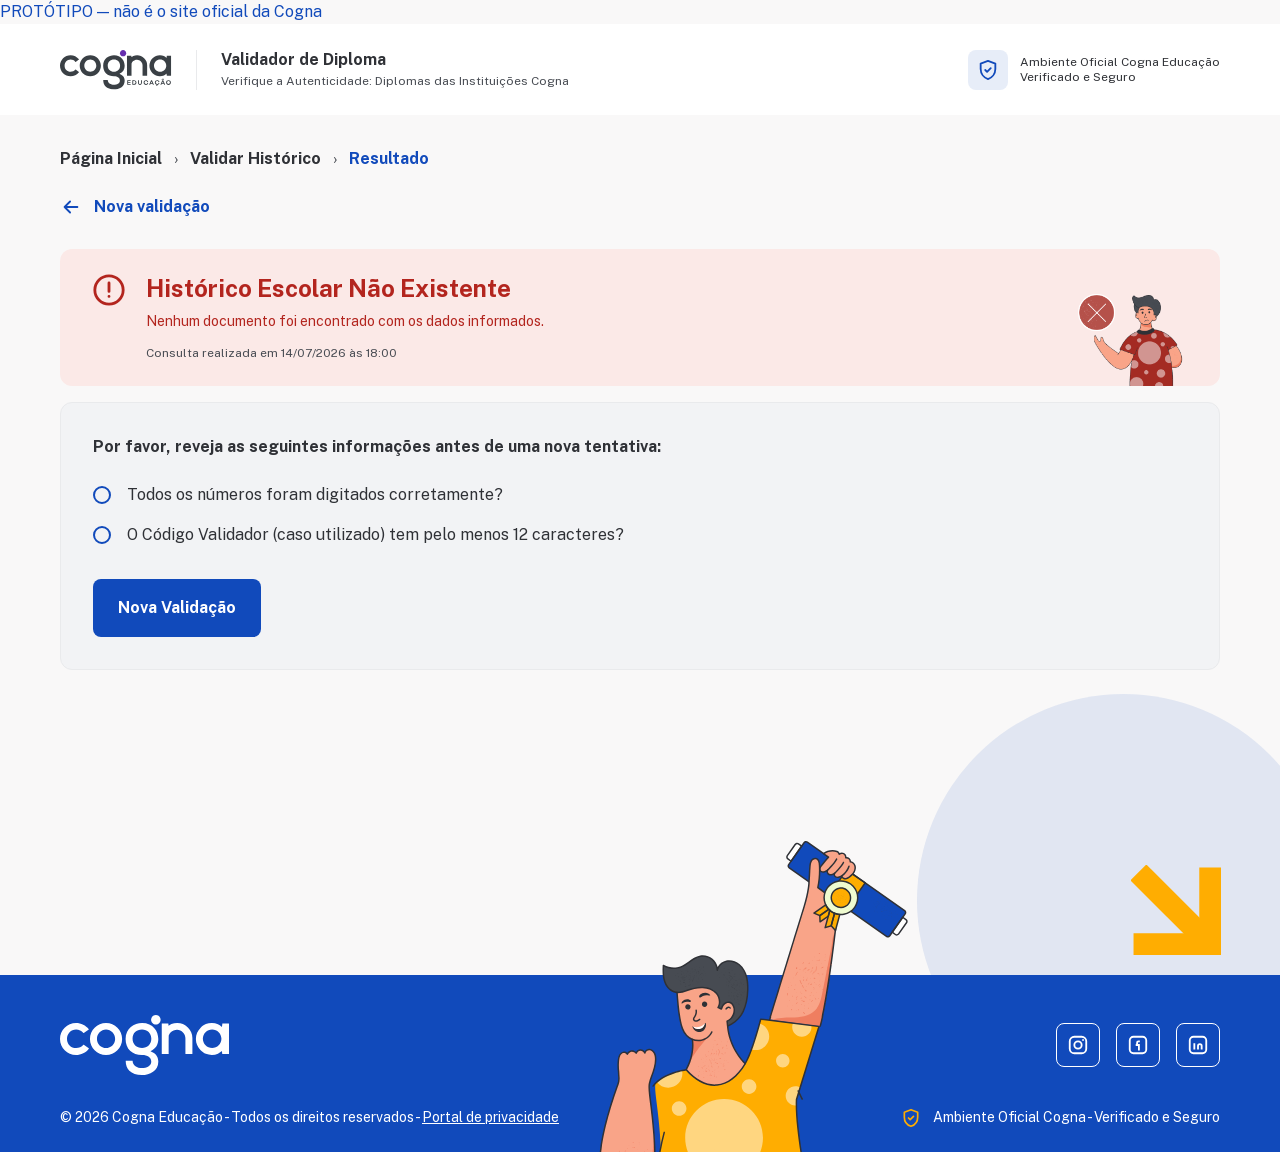
<file: resultado-historico-nao-existente.html>
<!DOCTYPE html>
<html lang="pt-BR">
<head>
<meta charset="utf-8">
<meta name="viewport" content="width=device-width, initial-scale=1">
<title>Resultado da validação — Histórico Escolar Não Existente — Cogna Educação</title>
<link rel="stylesheet" href="fonts/fonts.css">
<link rel="stylesheet" href="css/tokens.css">
<link rel="stylesheet" href="css/base.css">
<link rel="stylesheet" href="css/layout.css">
<link rel="stylesheet" href="css/validar.css">
<link rel="stylesheet" href="css/resultado.css">
</head>
<body>
<a class="proto-badge" href="https://github.com" target="_blank" rel="noopener">PROTÓTIPO — não é o site oficial da Cogna</a>

<header class="site-header">
  <div class="container site-header__inner">
    <a class="site-header__brand" href="index.html">
      <img src="assets/logo-cogna.svg" alt="Cogna Educação" width="112" height="40">
    </a>
    <div class="site-header__titles">
      <p class="site-header__title site-header__title--curto">Site Validador</p>
      <p class="site-header__title">Validador de Diploma</p>
      <p class="site-header__subtitle">Verifique a Autenticidade: Diplomas das Instituições Cogna</p>
    </div>
    <p class="badge">
      <span class="badge__icon" aria-hidden="true">
        <svg viewBox="0 0 24 24" fill="none" stroke="currentColor" stroke-width="2"
             stroke-linecap="round" stroke-linejoin="round">
          <path d="M12 2 4 5v6c0 5 3.4 9.4 8 11 4.6-1.6 8-6 8-11V5l-8-3Z"/>
          <path d="m9 12 2 2 4-4"/>
        </svg>
      </span>
      <span>Ambiente Oficial Cogna Educação<br>Verificado e Seguro</span>
    </p>
  </div>
</header>

<main>
  <div class="container">

    <nav class="breadcrumb" aria-label="Você está aqui">
      <ol>
        <li><a href="index.html">Página Inicial</a></li>
        <li><a href="validar-historico.html">Validar Histórico</a></li>
        <li aria-current="page">Resultado</li>
      </ol>
    </nav>

    <a class="back-link" href="validar-historico.html">
      <svg viewBox="0 0 24 24" fill="none" stroke="currentColor" stroke-width="2"
           stroke-linecap="round" stroke-linejoin="round" aria-hidden="true">
        <path d="M19 12H5M11 18l-6-6 6-6"/>
      </svg>
      Nova validação
    </a>

    <section class="result result--erro" role="alert" aria-labelledby="result-title">
      <span class="result__icon" aria-hidden="true">
        <svg viewBox="0 0 24 24" fill="none" stroke="currentColor" stroke-width="2"
             stroke-linecap="round" stroke-linejoin="round">
          <circle cx="12" cy="12" r="10"/><path d="M12 7v6M12 16.5v.01"/>
        </svg>
      </span>
      <div class="result__body">
        <h1 class="result__title" id="result-title">Histórico Escolar Não Existente</h1>
        <p class="result__text">Nenhum documento foi encontrado com os dados informados.</p>
        <p class="result__meta">Consulta realizada em 14/07/2026 às 18:00</p>
      </div>
      <img class="result__art" src="assets/resultado/erro.png" alt=""
           width="195" height="184">
    </section>

    <section class="review" aria-labelledby="review-title">
      <h2 class="review__title" id="review-title">Por favor, reveja as seguintes informações antes
        de uma nova tentativa:</h2>
      <ul class="checklist">
        <li class="checklist__item">Todos os números foram digitados corretamente?</li>
        <li class="checklist__item">O Código Validador (caso utilizado) tem pelo menos 12 caracteres?</li>
      </ul>
      <a class="btn btn--primary" href="validar-historico.html">Nova Validação</a>
    </section>

  </div>

  <div class="decor" aria-hidden="true">
    <img class="decor__shape" src="assets/seta.svg" alt="" width="363" height="413">
    <img class="decor__person" src="assets/ilustracao-container.svg" alt="" width="310" height="397">
  </div>
</main>

<footer class="site-footer">
  <!-- ilustração do diploma: aparece no lugar da pessoa a partir de 905 -->
  <img class="footer-diploma" src="assets/diploma-rolo.svg" alt="" aria-hidden="true"
       width="142" height="66">
  <div class="container site-footer__inner">
    <img class="site-footer__logo" src="assets/logo-cogna-branco.svg" alt="Cogna"
         width="169" height="60">
    <ul class="social">
      <li><a class="social__link" href="#" aria-label="Instagram da Cogna">
        <svg viewBox="0 0 24 24" fill="none" stroke="currentColor" stroke-width="2" aria-hidden="true">
          <rect x="3" y="3" width="18" height="18" rx="5"/><circle cx="12" cy="12" r="4"/>
          <circle cx="17.5" cy="6.5" r="1" fill="currentColor" stroke="none"/>
        </svg></a></li>
      <li><a class="social__link" href="#" aria-label="Facebook da Cogna">
        <svg viewBox="0 0 24 24" fill="none" stroke="currentColor" stroke-width="2" aria-hidden="true">
          <rect x="3" y="3" width="18" height="18" rx="4"/>
          <path d="M14 8h-1.5a1.5 1.5 0 0 0-1.5 1.5V12m-1.5 0h4.5M13 12v6"/>
        </svg></a></li>
      <li><a class="social__link" href="#" aria-label="LinkedIn da Cogna">
        <svg viewBox="0 0 24 24" fill="none" stroke="currentColor" stroke-width="2" aria-hidden="true">
          <rect x="3" y="3" width="18" height="18" rx="4"/>
          <path d="M8 10v7M8 7v.01M12 17v-4a2 2 0 0 1 4 0v4"/>
        </svg></a></li>
    </ul>
    <p class="site-footer__legal">
      © 2026 Cogna Educação - Todos os direitos reservados -
      <a href="#">Portal de privacidade</a>
    </p>
    <p class="site-footer__badge">
      <span aria-hidden="true">
        <svg viewBox="0 0 24 24" fill="none" stroke="currentColor" stroke-width="2"
             stroke-linecap="round" stroke-linejoin="round">
          <path d="M12 2 4 5v6c0 5 3.4 9.4 8 11 4.6-1.6 8-6 8-11V5l-8-3Z"/>
          <path d="m9 12 2 2 4-4"/>
        </svg>
      </span>
      Ambiente Oficial Cogna - Verificado e Seguro
    </p>
  </div>
</footer>

</body>
</html>
</file>
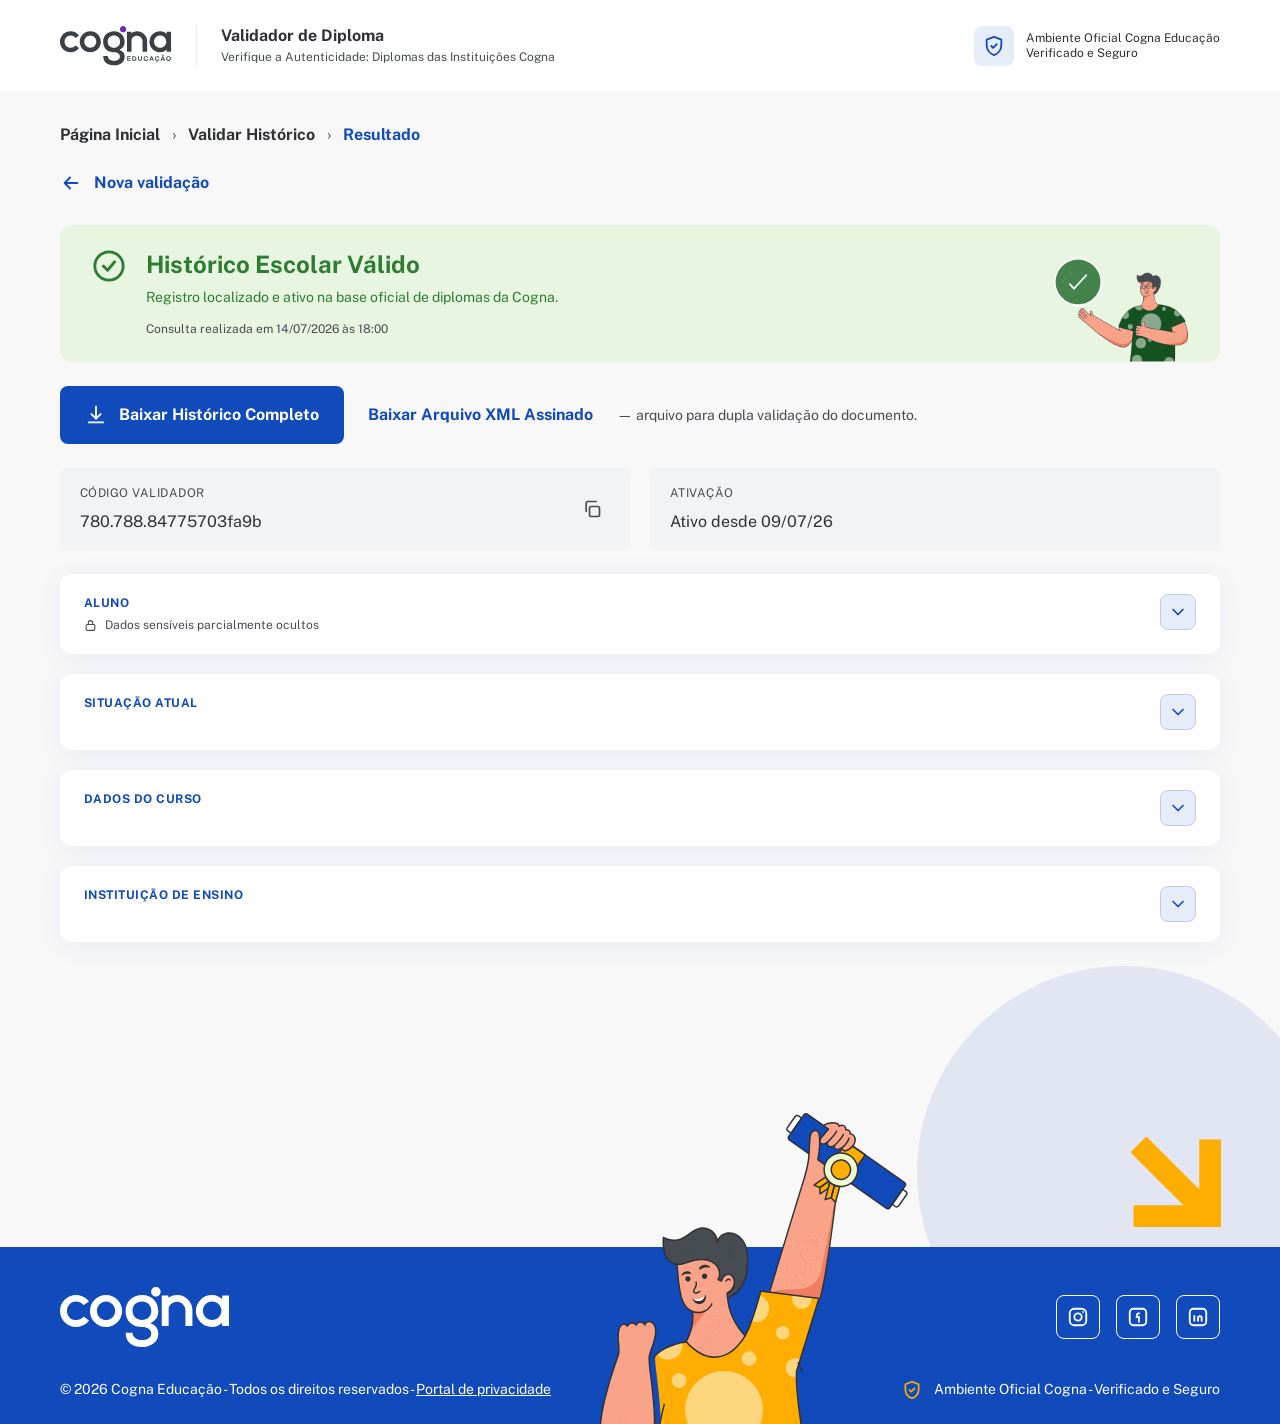
<file: resultado-historico.html>
<!DOCTYPE html>
<html lang="pt-BR">
<head>
<meta charset="utf-8">
<meta name="viewport" content="width=device-width, initial-scale=1">
<title>Resultado da validação — Histórico Escolar Válido — Cogna Educação</title>
<link rel="preconnect" href="https://fonts.googleapis.com">
<link rel="preconnect" href="https://fonts.gstatic.com" crossorigin>
<link href="https://fonts.googleapis.com/css2?family=Public+Sans:wght@400;600;700&display=swap" rel="stylesheet">
<link rel="stylesheet" href="css/tokens.css">
<link rel="stylesheet" href="css/base.css">
<link rel="stylesheet" href="css/layout.css">
<link rel="stylesheet" href="css/validar.css">
<link rel="stylesheet" href="css/resultado.css">
</head>
<body>

<header class="site-header">
  <div class="container site-header__inner">
    <a class="site-header__brand" href="index.html">
      <img src="assets/logo-cogna.svg" alt="Cogna Educação" width="112" height="40">
    </a>
    <div class="site-header__titles">
      <p class="site-header__title site-header__title--curto">Site Validador</p>
      <p class="site-header__title">Validador de Diploma</p>
      <p class="site-header__subtitle">Verifique a Autenticidade: Diplomas das Instituições Cogna</p>
    </div>
    <p class="badge">
      <span class="badge__icon" aria-hidden="true">
        <svg viewBox="0 0 24 24" fill="none" stroke="currentColor" stroke-width="2"
             stroke-linecap="round" stroke-linejoin="round">
          <path d="M12 2 4 5v6c0 5 3.4 9.4 8 11 4.6-1.6 8-6 8-11V5l-8-3Z"/>
          <path d="m9 12 2 2 4-4"/>
        </svg>
      </span>
      <span>Ambiente Oficial Cogna Educação<br>Verificado e Seguro</span>
    </p>
  </div>
</header>

<main>
  <div class="container">

    <nav class="breadcrumb" aria-label="Você está aqui">
      <ol>
        <li><a href="index.html">Página Inicial</a></li>
        <li><a href="validar-historico.html">Validar Histórico</a></li>
        <li aria-current="page">Resultado</li>
      </ol>
    </nav>

    <a class="back-link" href="validar-historico.html">
      <svg viewBox="0 0 24 24" fill="none" stroke="currentColor" stroke-width="2"
           stroke-linecap="round" stroke-linejoin="round" aria-hidden="true">
        <path d="M19 12H5M11 18l-6-6 6-6"/>
      </svg>
      Nova validação
    </a>

    <section class="result result--ok" aria-labelledby="result-title">
      <span class="result__icon" aria-hidden="true">
        <svg viewBox="0 0 24 24" fill="none" stroke="currentColor" stroke-width="2"
             stroke-linecap="round" stroke-linejoin="round">
          <circle cx="12" cy="12" r="10"/><path d="m8 12 3 3 5-6"/>
        </svg>
      </span>
      <div class="result__body">
        <h1 class="result__title" id="result-title">Histórico Escolar Válido</h1>
        <p class="result__text">Registro localizado e ativo na base oficial de diplomas da Cogna.</p>
        <p class="result__meta">Consulta realizada em 14/07/2026 às 18:00</p>
      </div>
      <img class="result__art" src="assets/resultado/valido.png" alt=""
           width="185" height="144">
    </section>

    <div class="downloads">
      <a class="btn btn--primary" href="#" download>
        <svg viewBox="0 0 24 24" fill="none" stroke="currentColor" stroke-width="2"
             stroke-linecap="round" stroke-linejoin="round" aria-hidden="true">
          <path d="M12 3v12M7 11l5 5 5-5"/><path d="M4 20h16"/>
        </svg>
        Baixar Histórico Completo
      </a>
      <a class="downloads__link" href="#" download>Baixar Arquivo XML Assinado</a>
      <span class="downloads__note">— arquivo para dupla validação do documento.</span>
    </div>

    <div class="strips">
      <div class="strip">
        <p class="strip__label">Código validador</p>
        <p class="strip__value" id="codigo-validador">780.788.84775703fa9b</p>
        <button class="strip__copy" type="button" data-copiar="codigo-validador"
                aria-label="Copiar código validador">
          <svg viewBox="0 0 24 24" fill="none" stroke="currentColor" stroke-width="2"
               stroke-linecap="round" stroke-linejoin="round" aria-hidden="true">
            <rect x="9" y="9" width="12" height="12" rx="2"/>
            <path d="M5 15V5a2 2 0 0 1 2-2h10"/>
          </svg>
        </button>
      </div>
      <div class="strip">
        <p class="strip__label">Ativação</p>
        <p class="strip__value">Ativo desde 09/07/26</p>
      </div>
    </div>

    <!-- coluna única: o histórico não tem o card de publicação no D.O.U -->
    <div class="detail detail--simples">
      <div class="detail__main">

        <section class="block" data-block>
          <div class="block__head">
            <div>
              <h2 class="block__title">Aluno</h2>
              <p class="block__note">
                <svg viewBox="0 0 24 24" fill="none" stroke="currentColor" stroke-width="2"
                     stroke-linecap="round" aria-hidden="true">
                  <rect x="4" y="10" width="16" height="11" rx="2"/>
                  <path d="M8 10V7a4 4 0 0 1 8 0v3"/>
                </svg>
                Dados sensíveis parcialmente ocultos
              </p>
            </div>
            <button class="block__toggle" type="button" aria-expanded="false">
              <span class="sr-only">Recolher seção</span>
              <svg viewBox="0 0 24 24" fill="none" stroke="currentColor" stroke-width="2"
                   stroke-linecap="round" stroke-linejoin="round" aria-hidden="true">
                <path d="m6 15 6-6 6 6"/>
              </svg>
            </button>
          </div>
          <div class="block__body" hidden>
            <dl class="facts">
              <div class="fact"><dt>Nome Completo</dt><dd>Guilherme Silveira</dd></div>
              <div class="fact"><dt>Data de Nacimento</dt><dd>09/06/1995</dd></div>
              <div class="fact"><dt>Nacionalidade</dt><dd>Brasileira</dd></div>
              <div class="fact">
                <dt>CPF</dt>
                <dd>
                  <span data-cpf data-oculto="•••.987.098 -••"
                        data-completo="123.987.098-45">•••.987.098 -••</span>
                  <button class="fact__reveal" type="button" data-revelar>Mostrar</button>
                </dd>
              </div>
              <div class="fact"><dt>Naturalidade</dt><dd>São Paulo, SP</dd></div>
              <div class="fact"><dt>Data de Ingresso</dt><dd>24/07/2020</dd></div>
            </dl>
          </div>
        </section>

        <section class="block" data-block>
          <div class="block__head">
            <h2 class="block__title">Situação atual</h2>
            <button class="block__toggle" type="button" aria-expanded="false">
              <span class="sr-only">Recolher seção</span>
              <svg viewBox="0 0 24 24" fill="none" stroke="currentColor" stroke-width="2"
                   stroke-linecap="round" stroke-linejoin="round" aria-hidden="true">
                <path d="m6 15 6-6 6 6"/>
              </svg>
            </button>
          </div>
          <div class="block__body" hidden>
            <dl class="facts">
              <div class="fact"><dt>Período Letivo</dt><dd>2025/2</dd></div>
              <div class="fact"><dt>Situação</dt><dd>Formado</dd></div>
              <div class="fact"><dt>Data de Conclusão</dt><dd>30/10/2025</dd></div>
              <div class="fact"><dt>Data de Colação de Grau</dt><dd>04/09/2025</dd></div>
              <div class="fact"><dt>Data de Expedição do Diploma</dt><dd>30/10/2025</dd></div>
            </dl>
          </div>
        </section>

        <section class="block" data-block>
          <div class="block__head">
            <h2 class="block__title">Dados do curso</h2>
            <button class="block__toggle" type="button" aria-expanded="false">
              <span class="sr-only">Recolher seção</span>
              <svg viewBox="0 0 24 24" fill="none" stroke="currentColor" stroke-width="2"
                   stroke-linecap="round" stroke-linejoin="round" aria-hidden="true">
                <path d="m6 15 6-6 6 6"/>
              </svg>
            </button>
          </div>
          <div class="block__body" hidden>
            <dl class="facts">
              <div class="fact"><dt>Nome do Curso</dt><dd>Design</dd></div>
              <div class="fact"><dt>Código do Curso E-MEC</dt><dd>12345</dd></div>
              <div class="fact"><dt>Reconhecimento</dt><dd>Portaria nº 1179 de 18/04/2002</dd></div>
              <div class="fact"><dt>Autorização</dt><dd>Resolução nº 1179 de 18/04/2002</dd></div>
              <div class="fact"><dt>Renovação Reconhecimento</dt><dd>Portaria nº 1179 de 18/04/2002</dd></div>
            </dl>
          </div>
        </section>

        <section class="block" data-block>
          <div class="block__head">
            <h2 class="block__title">Instituição de ensino</h2>
            <button class="block__toggle" type="button" aria-expanded="false">
              <span class="sr-only">Recolher seção</span>
              <svg viewBox="0 0 24 24" fill="none" stroke="currentColor" stroke-width="2"
                   stroke-linecap="round" stroke-linejoin="round" aria-hidden="true">
                <path d="m6 15 6-6 6 6"/>
              </svg>
            </button>
          </div>
          <div class="block__body" hidden>
            <dl class="facts">
              <div class="fact"><dt>Nome</dt><dd>Anhanguera</dd></div>
              <div class="fact"><dt>Código E-MEC</dt><dd>570</dd></div>
              <div class="fact"><dt>CNPJ</dt><dd>09.098.095/0001-09</dd></div>
              <div class="fact"><dt>Endereço</dt>
                <dd>Lr. 13 de Maio, 520 - Lj 14 - Santo Amaro, São Paulo - SP, 04751-000</dd></div>
              <div class="fact"><dt>Credenciamento</dt><dd>Portaria nº 1179 de 18/04/2002</dd></div>
              <div class="fact"><dt>Mantenedora</dt><dd>PITÁGORAS SISTEMA DE EDUCAÇÃO</dd></div>
              <div class="fact"><dt>Recredenciamento</dt><dd>Portaria nº 1179 de 18/04/2002</dd></div>
            </dl>
          </div>
        </section>

      </div>
    </div>

  </div>

  <div class="decor" aria-hidden="true">
    <img class="decor__shape" src="assets/seta.svg" alt="" width="363" height="413">
    <img class="decor__person" src="assets/ilustracao-container.svg" alt="" width="310" height="397">
  </div>
</main>

<footer class="site-footer">
  <!-- ilustração do diploma: aparece no lugar da pessoa a partir de 905 -->
  <img class="footer-diploma" src="assets/diploma-rolo.svg" alt="" aria-hidden="true"
       width="142" height="66">
  <div class="container site-footer__inner">
    <img class="site-footer__logo" src="assets/logo-cogna-branco.svg" alt="Cogna"
         width="169" height="60">
    <ul class="social">
      <li><a class="social__link" href="#" aria-label="Instagram da Cogna">
        <svg viewBox="0 0 24 24" fill="none" stroke="currentColor" stroke-width="2" aria-hidden="true">
          <rect x="3" y="3" width="18" height="18" rx="5"/><circle cx="12" cy="12" r="4"/>
          <circle cx="17.5" cy="6.5" r="1" fill="currentColor" stroke="none"/>
        </svg></a></li>
      <li><a class="social__link" href="#" aria-label="Facebook da Cogna">
        <svg viewBox="0 0 24 24" fill="none" stroke="currentColor" stroke-width="2" aria-hidden="true">
          <rect x="3" y="3" width="18" height="18" rx="4"/>
          <path d="M14 8h-1.5a1.5 1.5 0 0 0-1.5 1.5V12m-1.5 0h4.5M13 12v6"/>
        </svg></a></li>
      <li><a class="social__link" href="#" aria-label="LinkedIn da Cogna">
        <svg viewBox="0 0 24 24" fill="none" stroke="currentColor" stroke-width="2" aria-hidden="true">
          <rect x="3" y="3" width="18" height="18" rx="4"/>
          <path d="M8 10v7M8 7v.01M12 17v-4a2 2 0 0 1 4 0v4"/>
        </svg></a></li>
    </ul>
    <p class="site-footer__legal">
      © 2026 Cogna Educação - Todos os direitos reservados -
      <a href="#">Portal de privacidade</a>
    </p>
    <p class="site-footer__badge">
      <span aria-hidden="true">
        <svg viewBox="0 0 24 24" fill="none" stroke="currentColor" stroke-width="2"
             stroke-linecap="round" stroke-linejoin="round">
          <path d="M12 2 4 5v6c0 5 3.4 9.4 8 11 4.6-1.6 8-6 8-11V5l-8-3Z"/>
          <path d="m9 12 2 2 4-4"/>
        </svg>
      </span>
      Ambiente Oficial Cogna - Verificado e Seguro
    </p>
  </div>
</footer>

<script src="js/resultado.js"></script>
</body>
</html>
</file>
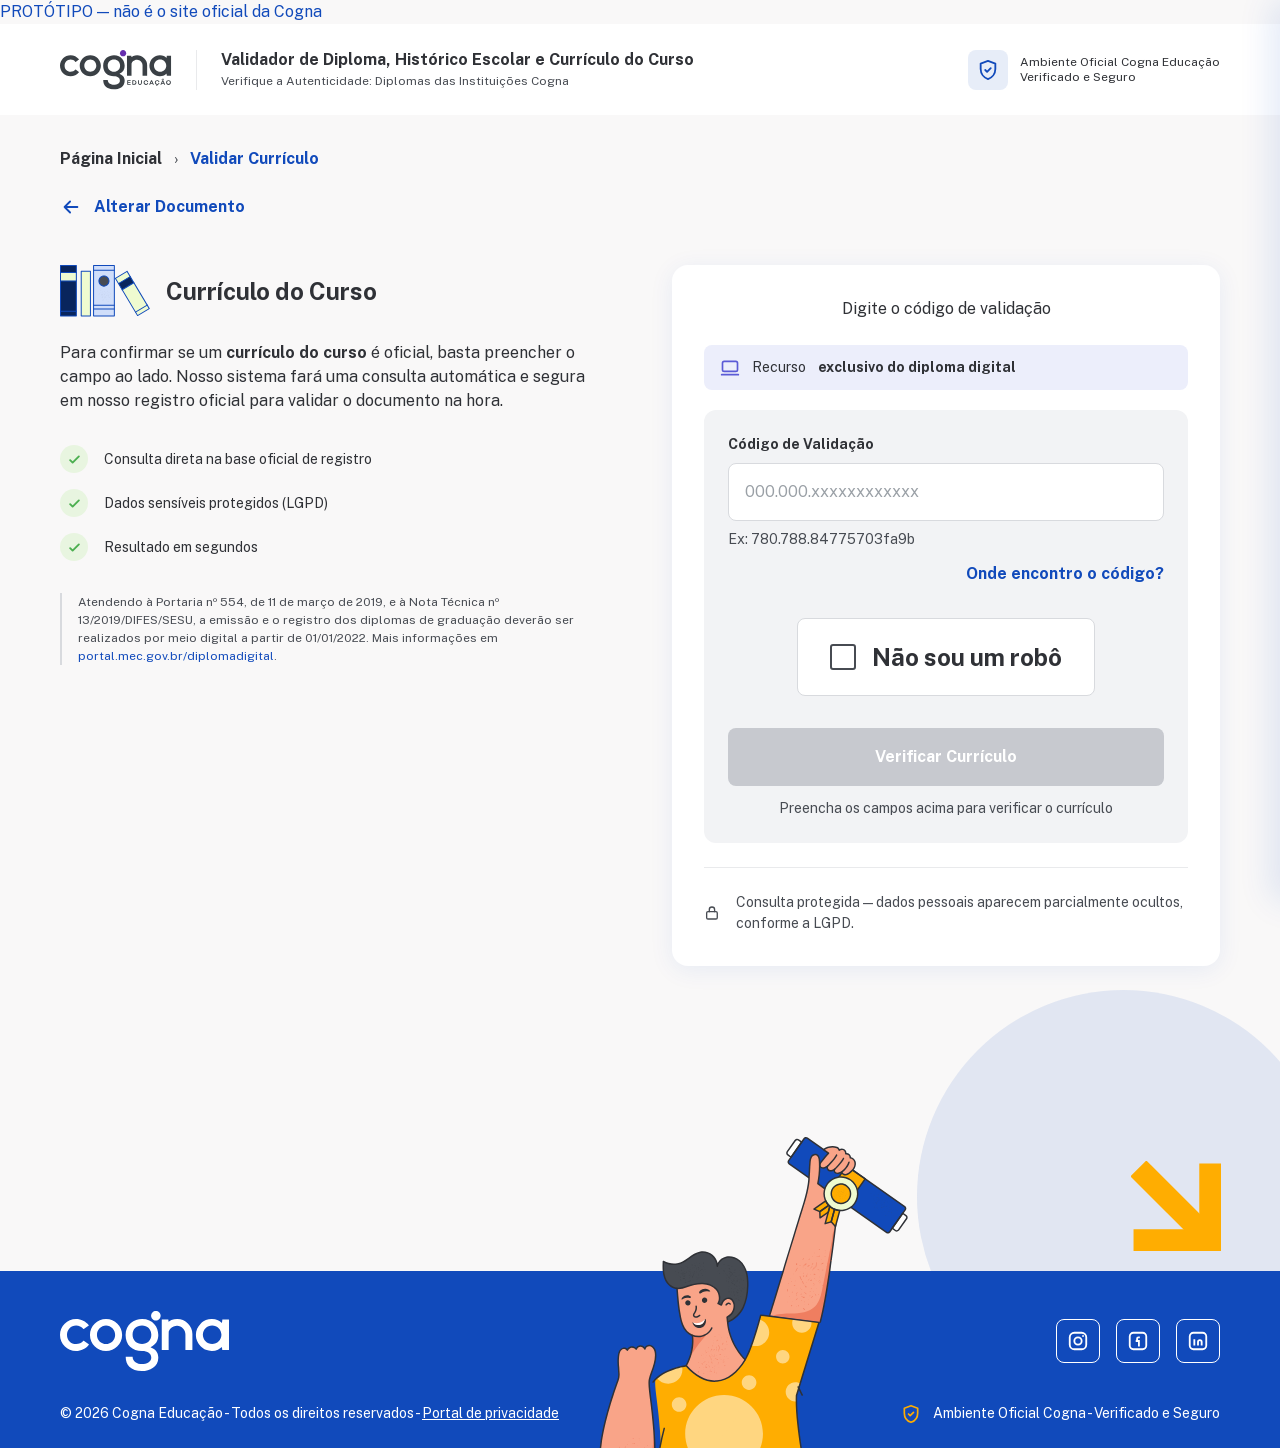
<file: validar-curriculo.html>
<!DOCTYPE html>
<html lang="pt-BR">
<head>
<meta charset="utf-8">
<meta name="viewport" content="width=device-width, initial-scale=1">
<title>Validar Currículo do Curso — Validador Cogna Educação</title>
<link rel="stylesheet" href="fonts/fonts.css">
<link rel="stylesheet" href="css/tokens.css">
<link rel="stylesheet" href="css/base.css">
<link rel="stylesheet" href="css/layout.css">
<link rel="stylesheet" href="css/validar.css">
<link rel="stylesheet" href="css/drawer.css">
</head>
<body>
<a class="proto-badge" href="https://github.com" target="_blank" rel="noopener">PROTÓTIPO — não é o site oficial da Cogna</a>

<header class="site-header">
  <div class="container site-header__inner">
    <a class="site-header__brand" href="index.html">
      <img src="assets/logo-cogna.svg" alt="Cogna Educação" width="112" height="40">
    </a>
    <div class="site-header__titles">
      <p class="site-header__title site-header__title--curto">Site Validador</p>
      <p class="site-header__title">Validador de Diploma, Histórico Escolar e Currículo do Curso</p>
      <p class="site-header__subtitle">Verifique a Autenticidade: Diplomas das Instituições Cogna</p>
    </div>
    <p class="badge">
      <span class="badge__icon" aria-hidden="true">
        <svg viewBox="0 0 24 24" fill="none" stroke="currentColor" stroke-width="2"
             stroke-linecap="round" stroke-linejoin="round">
          <path d="M12 2 4 5v6c0 5 3.4 9.4 8 11 4.6-1.6 8-6 8-11V5l-8-3Z"/>
          <path d="m9 12 2 2 4-4"/>
        </svg>
      </span>
      <span>Ambiente Oficial Cogna Educação<br>Verificado e Seguro</span>
    </p>
  </div>
</header>

<main>
  <div class="container">

    <nav class="breadcrumb" aria-label="Você está aqui">
      <ol>
        <li><a href="index.html">Página Inicial</a></li>
        <li aria-current="page">Validar Currículo</li>
      </ol>
    </nav>

    <a class="back-link" href="index.html">
      <svg viewBox="0 0 24 24" fill="none" stroke="currentColor" stroke-width="2"
           stroke-linecap="round" stroke-linejoin="round" aria-hidden="true">
        <path d="M19 12H5M11 18l-6-6 6-6"/>
      </svg>
      Alterar Documento
    </a>

    <div class="validar">

      <div class="validar__intro">
        <div class="validar__head">
          <img src="assets/ilustracao-curriculo.svg" alt="" width="90" height="52">
          <h1 class="validar__title">Currículo do Curso</h1>
        </div>

        <p class="validar__text">Para confirmar se um <strong>currículo do curso</strong> é oficial,
          basta preencher o campo ao lado. Nosso sistema fará uma consulta automática e segura
          em nosso registro oficial para validar o documento na hora.</p>

        <ul class="perks">
          <li class="perks__item">
            <span class="perks__check" aria-hidden="true">
              <svg viewBox="0 0 24 24" fill="none" stroke="currentColor" stroke-width="3"
                   stroke-linecap="round" stroke-linejoin="round"><path d="m5 13 4 4 10-10"/></svg>
            </span>
            Consulta direta na base oficial de registro
          </li>
          <li class="perks__item">
            <span class="perks__check" aria-hidden="true">
              <svg viewBox="0 0 24 24" fill="none" stroke="currentColor" stroke-width="3"
                   stroke-linecap="round" stroke-linejoin="round"><path d="m5 13 4 4 10-10"/></svg>
            </span>
            Dados sensíveis protegidos (LGPD)
          </li>
          <li class="perks__item">
            <span class="perks__check" aria-hidden="true">
              <svg viewBox="0 0 24 24" fill="none" stroke="currentColor" stroke-width="3"
                   stroke-linecap="round" stroke-linejoin="round"><path d="m5 13 4 4 10-10"/></svg>
            </span>
            Resultado em segundos
          </li>
        </ul>

        <p class="legal">Atendendo à Portaria nº 554, de 11 de março de 2019, e à Nota Técnica
          nº 13/2019/DIFES/SESU, a emissão e o registro dos diplomas de graduação deverão ser
          realizados por meio digital a partir de 01/01/2022. Mais informações em
          <a href="https://portal.mec.gov.br/diplomadigital" target="_blank"
             rel="noopener">portal.mec.gov.br/diplomadigital</a>.</p>
      </div>

      <section class="panel" aria-label="Formulário de verificação">
        <p class="panel__lead">Digite o código de validação</p>

        <p class="hint">
          <span class="hint__icon" aria-hidden="true">
            <svg viewBox="0 0 24 24" fill="none" stroke="currentColor" stroke-width="2"
                 stroke-linecap="round" stroke-linejoin="round">
              <rect x="3" y="4" width="18" height="12" rx="2"/><path d="M2 20h20"/>
            </svg>
          </span>
          Recurso <strong>exclusivo do diploma digital</strong>
        </p>

        <form class="form" data-form="curriculo" novalidate>
          <div class="field">
            <label class="field__label" for="cod-validacao">Código de Validação</label>
            <input class="field__input" type="text" id="cod-validacao" name="codigo"
                   placeholder="000.000.xxxxxxxxxxxx" required aria-describedby="ajuda-codigo">
            <p class="field__help" id="ajuda-codigo">Ex: 780.788.84775703fa9b</p>
            <p class="field__error" id="erro-codigo" hidden>Informe o código de validação</p>
          </div>

          <p class="form__aside">
            <a href="#" data-abre-drawer="drawer-codigo">Onde encontro o código?</a>
          </p>

          <!-- Isto imita um CAPTCHA só visualmente. Não é verificação real. -->
          <label class="robot">
            <input type="checkbox" name="robot" required>
            <span class="robot__box" aria-hidden="true"></span>
            <span class="robot__text">Não sou um robô</span>
          </label>
          <p class="field__error robot__error" id="erro-robot" hidden>Confirme que você não é um robô</p>

          <button class="btn btn--primary btn--block" type="submit"
                  aria-disabled="true">Verificar Currículo</button>
          <p class="form__status" data-status>Preencha os campos acima para verificar o currículo</p>
        </form>

        <hr class="panel__divider">

        <p class="panel__foot">
          <span aria-hidden="true">
            <svg viewBox="0 0 24 24" fill="none" stroke="currentColor" stroke-width="2"
                 stroke-linecap="round" stroke-linejoin="round">
              <rect x="4" y="10" width="16" height="11" rx="2"/>
              <path d="M8 10V7a4 4 0 0 1 8 0v3"/>
            </svg>
          </span>
          Consulta protegida — dados pessoais aparecem parcialmente ocultos, conforme a LGPD.
        </p>
      </section>

    </div>
  </div>

  <div class="decor" aria-hidden="true">
    <img class="decor__shape" src="assets/seta.svg" alt="" width="363" height="413">
    <img class="decor__person" src="assets/ilustracao-container.svg" alt="" width="310" height="397">
  </div>
</main>

<footer class="site-footer">
  <!-- ilustração do diploma: aparece no lugar da pessoa a partir de 905 -->
  <img class="footer-diploma" src="assets/diploma-rolo.svg" alt="" aria-hidden="true"
       width="142" height="66">
  <div class="container site-footer__inner">
    <img class="site-footer__logo" src="assets/logo-cogna-branco.svg" alt="Cogna"
         width="169" height="60">
    <ul class="social">
      <li><a class="social__link" href="#" aria-label="Instagram da Cogna">
        <svg viewBox="0 0 24 24" fill="none" stroke="currentColor" stroke-width="2" aria-hidden="true">
          <rect x="3" y="3" width="18" height="18" rx="5"/><circle cx="12" cy="12" r="4"/>
          <circle cx="17.5" cy="6.5" r="1" fill="currentColor" stroke="none"/>
        </svg></a></li>
      <li><a class="social__link" href="#" aria-label="Facebook da Cogna">
        <svg viewBox="0 0 24 24" fill="none" stroke="currentColor" stroke-width="2" aria-hidden="true">
          <rect x="3" y="3" width="18" height="18" rx="4"/>
          <path d="M14 8h-1.5a1.5 1.5 0 0 0-1.5 1.5V12m-1.5 0h4.5M13 12v6"/>
        </svg></a></li>
      <li><a class="social__link" href="#" aria-label="LinkedIn da Cogna">
        <svg viewBox="0 0 24 24" fill="none" stroke="currentColor" stroke-width="2" aria-hidden="true">
          <rect x="3" y="3" width="18" height="18" rx="4"/>
          <path d="M8 10v7M8 7v.01M12 17v-4a2 2 0 0 1 4 0v4"/>
        </svg></a></li>
    </ul>
    <p class="site-footer__legal">
      © 2026 Cogna Educação - Todos os direitos reservados -
      <a href="#">Portal de privacidade</a>
    </p>
    <p class="site-footer__badge">
      <span aria-hidden="true">
        <svg viewBox="0 0 24 24" fill="none" stroke="currentColor" stroke-width="2"
             stroke-linecap="round" stroke-linejoin="round">
          <path d="M12 2 4 5v6c0 5 3.4 9.4 8 11 4.6-1.6 8-6 8-11V5l-8-3Z"/>
          <path d="m9 12 2 2 4-4"/>
        </svg>
      </span>
      Ambiente Oficial Cogna - Verificado e Seguro
    </p>
  </div>
</footer>

<!-- ============ drawer "onde encontrar o código" ============ -->
<div class="drawer-backdrop" data-drawer-backdrop></div>

<aside class="drawer" id="drawer-codigo" role="dialog" aria-modal="true"
       aria-labelledby="drawer-codigo-titulo" aria-hidden="true" hidden>
  <div class="drawer__head">
    <h2 class="drawer__title" id="drawer-codigo-titulo">Onde encontrar o código validador?</h2>
    <button class="drawer__close" type="button" data-fecha-drawer aria-label="Fechar">
      <svg viewBox="0 0 24 24" fill="none" stroke="currentColor" stroke-width="2"
           stroke-linecap="round" aria-hidden="true"><path d="M6 6l12 12M18 6 6 18"/></svg>
    </button>
  </div>

  <div class="drawer__body">
    <section class="spot">
      <h3 class="spot__label">
        <svg viewBox="0 0 24 24" fill="none" stroke="currentColor" stroke-width="2"
             stroke-linecap="round" stroke-linejoin="round" aria-hidden="true">
          <rect x="3" y="5" width="18" height="16" rx="2"/>
          <path d="M3 10h18M8 3v4M16 3v4"/>
        </svg>
        Código validador
      </h3>
      <p class="spot__where">Última Página do Currículo do Curso</p>

      <figure class="spot__figure">
        <img src="assets/drawer/curriculo-ultima-pagina.svg"
             alt="Última página de um currículo de curso, com o código de validação no canto inferior esquerdo"
             width="1169" height="500">
        <span class="spot__lens" aria-hidden="true"
              style="background-image: url('assets/drawer/curriculo-ultima-pagina.svg');
                     --x: 10%; --y: 92%; --zoom: 4.5;
                     --lupa-x: 15%; --lupa-y: 96%; --lupa-size: 120px;"></span>
      </figure>

      <p class="spot__text">O Código de Validação pode ser encontrado na
        <strong>última página do Currículo do Curso</strong>, na parte
        <strong>inferior esquerda</strong>.</p>
    </section>

    <img class="drawer__art" src="assets/drawer/duvida.svg" alt="" width="368" height="339">
  </div>
</aside>

<script src="js/validar.js"></script>
<script src="js/drawer.js"></script>
</body>
</html>
</file>
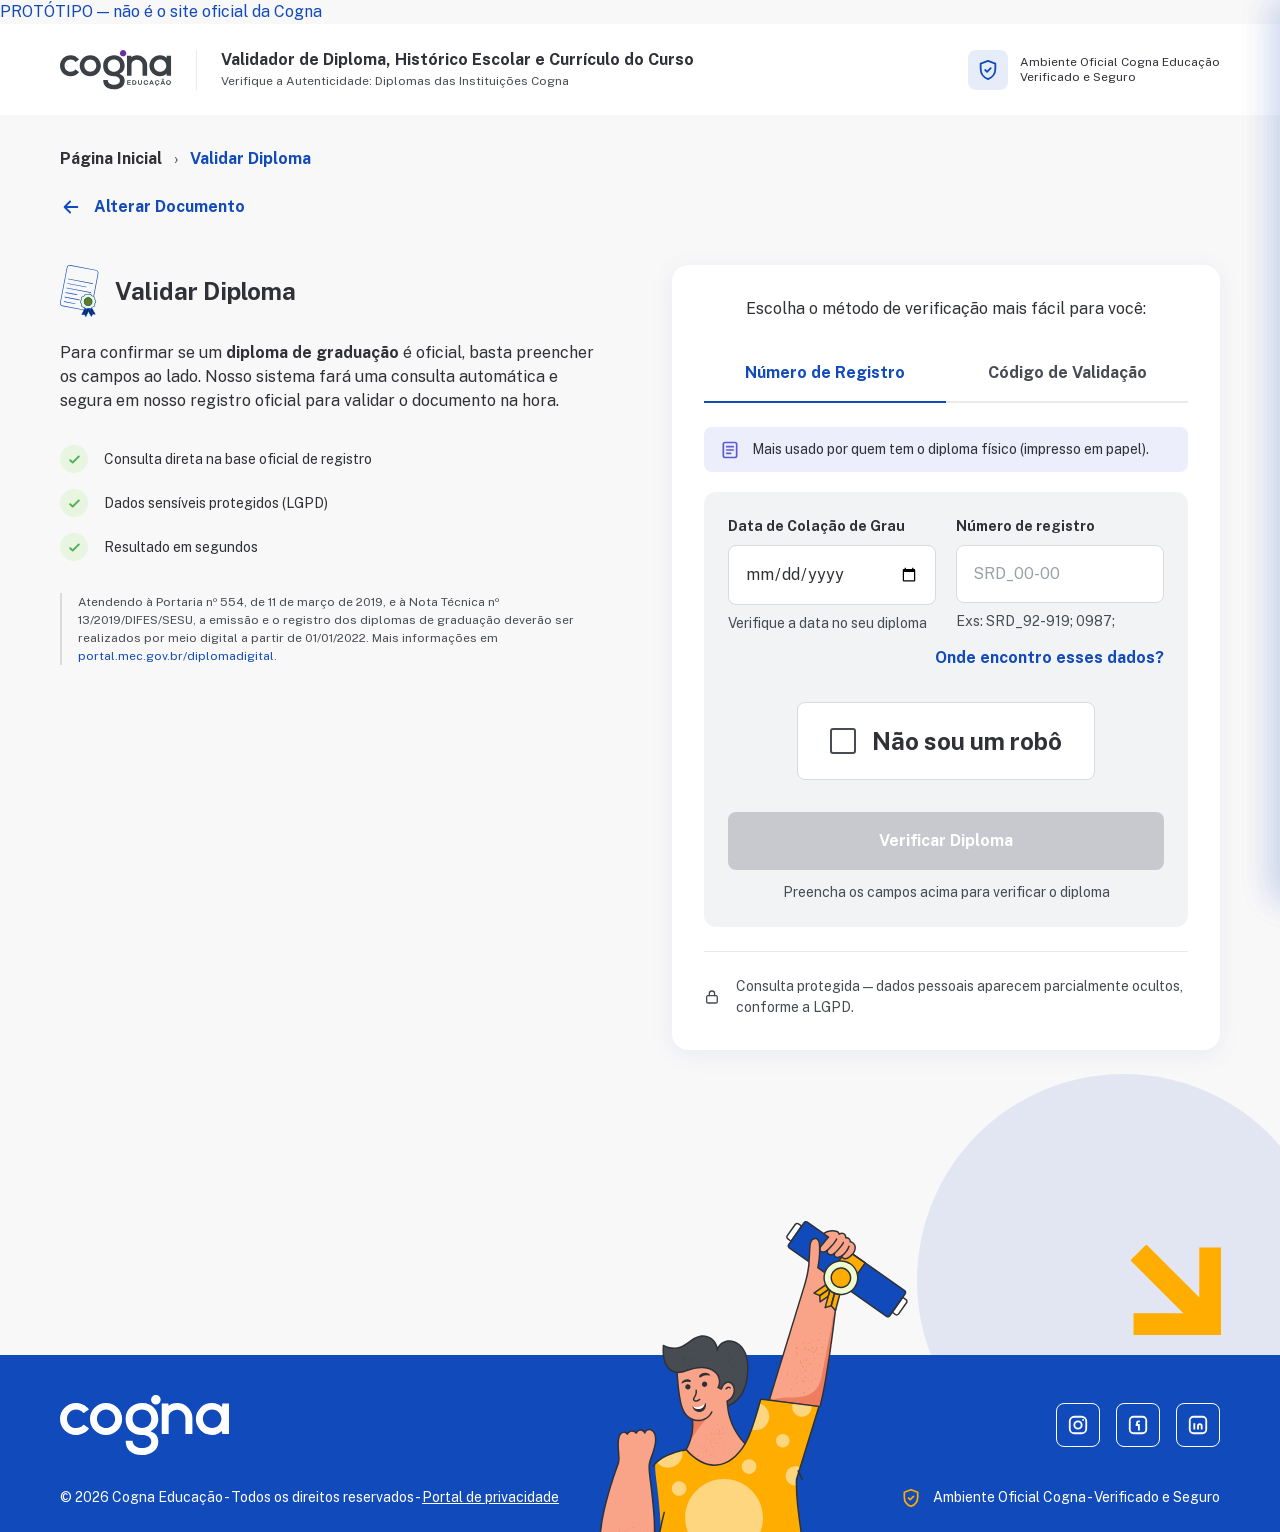
<file: validar-diploma.html>
<!DOCTYPE html>
<html lang="pt-BR">
<head>
<meta charset="utf-8">
<meta name="viewport" content="width=device-width, initial-scale=1">
<title>Validar Diploma — Validador Cogna Educação</title>
<link rel="stylesheet" href="fonts/fonts.css">
<link rel="stylesheet" href="css/tokens.css">
<link rel="stylesheet" href="css/base.css">
<link rel="stylesheet" href="css/layout.css">
<link rel="stylesheet" href="css/validar.css">
<link rel="stylesheet" href="css/drawer.css">
</head>
<body>
<a class="proto-badge" href="https://github.com" target="_blank" rel="noopener">PROTÓTIPO — não é o site oficial da Cogna</a>

<header class="site-header">
  <div class="container site-header__inner">
    <a class="site-header__brand" href="index.html">
      <img src="assets/logo-cogna.svg" alt="Cogna Educação" width="112" height="40">
    </a>
    <div class="site-header__titles">
      <p class="site-header__title site-header__title--curto">Site Validador</p>
      <p class="site-header__title">Validador de Diploma, Histórico Escolar e Currículo do Curso</p>
      <p class="site-header__subtitle">Verifique a Autenticidade: Diplomas das Instituições Cogna</p>
    </div>
    <p class="badge">
      <span class="badge__icon" aria-hidden="true">
        <svg viewBox="0 0 24 24" fill="none" stroke="currentColor" stroke-width="2"
             stroke-linecap="round" stroke-linejoin="round">
          <path d="M12 2 4 5v6c0 5 3.4 9.4 8 11 4.6-1.6 8-6 8-11V5l-8-3Z"/>
          <path d="m9 12 2 2 4-4"/>
        </svg>
      </span>
      <span>Ambiente Oficial Cogna Educação<br>Verificado e Seguro</span>
    </p>
  </div>
</header>

<main>
  <div class="container">

    <nav class="breadcrumb" aria-label="Você está aqui">
      <ol>
        <li><a href="index.html">Página Inicial</a></li>
        <li aria-current="page">Validar Diploma</li>
      </ol>
    </nav>

    <a class="back-link" href="index.html">
      <svg viewBox="0 0 24 24" fill="none" stroke="currentColor" stroke-width="2"
           stroke-linecap="round" stroke-linejoin="round" aria-hidden="true">
        <path d="M19 12H5M11 18l-6-6 6-6"/>
      </svg>
      Alterar Documento
    </a>

    <div class="validar">

      <div class="validar__intro">
        <div class="validar__head">
          <img src="assets/ilustracao-diploma.svg" alt="" width="39" height="52">
          <h1 class="validar__title">Validar Diploma</h1>
        </div>

        <p class="validar__text">Para confirmar se um <strong>diploma de graduação</strong> é oficial,
          basta preencher os campos ao lado. Nosso sistema fará uma consulta automática e segura em
          nosso registro oficial para validar o documento na hora.</p>

        <ul class="perks">
          <li class="perks__item">
            <span class="perks__check" aria-hidden="true">
              <svg viewBox="0 0 24 24" fill="none" stroke="currentColor" stroke-width="3"
                   stroke-linecap="round" stroke-linejoin="round"><path d="m5 13 4 4 10-10"/></svg>
            </span>
            Consulta direta na base oficial de registro
          </li>
          <li class="perks__item">
            <span class="perks__check" aria-hidden="true">
              <svg viewBox="0 0 24 24" fill="none" stroke="currentColor" stroke-width="3"
                   stroke-linecap="round" stroke-linejoin="round"><path d="m5 13 4 4 10-10"/></svg>
            </span>
            Dados sensíveis protegidos (LGPD)
          </li>
          <li class="perks__item">
            <span class="perks__check" aria-hidden="true">
              <svg viewBox="0 0 24 24" fill="none" stroke="currentColor" stroke-width="3"
                   stroke-linecap="round" stroke-linejoin="round"><path d="m5 13 4 4 10-10"/></svg>
            </span>
            Resultado em segundos
          </li>
        </ul>

        <p class="legal">Atendendo à Portaria nº 554, de 11 de março de 2019, e à Nota Técnica
          nº 13/2019/DIFES/SESU, a emissão e o registro dos diplomas de graduação deverão ser
          realizados por meio digital a partir de 01/01/2022. Mais informações em
          <a href="https://portal.mec.gov.br/diplomadigital" target="_blank"
             rel="noopener">portal.mec.gov.br/diplomadigital</a>.</p>
      </div>

      <section class="panel" aria-label="Formulário de verificação">
        <p class="panel__lead">Escolha o método de verificação mais fácil para você:</p>

        <div class="tabs" role="tablist">
          <button class="tabs__tab" role="tab" id="tab-registro"
                  aria-controls="painel-registro" aria-selected="true">Número de Registro</button>
          <button class="tabs__tab" role="tab" id="tab-codigo"
                  aria-controls="painel-codigo" aria-selected="false">Código de Validação</button>
        </div>

        <!-- Seletor de método em duas etapas: só aparece em telas ≤360.
             No desktop/tablet as abas acima cuidam da troca. -->
        <div class="method-mobile" data-method-mobile>
          <button type="button" class="method-back" data-method-back>
            <svg viewBox="0 0 24 24" fill="none" stroke="currentColor" stroke-width="2"
                 stroke-linecap="round" stroke-linejoin="round" aria-hidden="true">
              <path d="M19 12H5M11 18l-6-6 6-6"/>
            </svg>
            Voltar
          </button>
          <p class="method-current" data-method-current>Número de Registro</p>

          <div class="method-picker">
            <label class="method-option">
              <input type="radio" name="metodo" value="registro">
              <span class="method-option__radio" aria-hidden="true"></span>
              <span class="method-option__label">Número de Registro</span>
            </label>
            <label class="method-option">
              <input type="radio" name="metodo" value="codigo">
              <span class="method-option__radio" aria-hidden="true"></span>
              <span class="method-option__label">Código de Validação</span>
            </label>
            <button type="button" class="btn btn--primary btn--block" data-method-continue
                    aria-disabled="true">
              Continuar
              <svg viewBox="0 0 24 24" fill="none" stroke="currentColor" stroke-width="2"
                   stroke-linecap="round" stroke-linejoin="round" aria-hidden="true">
                <path d="M5 12h14M13 6l6 6-6 6"/>
              </svg>
            </button>
          </div>
        </div>

        <!-- ---------- método 1: número de registro ---------- -->
        <div class="tabs__panel" role="tabpanel" id="painel-registro" aria-labelledby="tab-registro">
          <p class="hint">
            <span class="hint__icon" aria-hidden="true">
              <svg viewBox="0 0 24 24" fill="none" stroke="currentColor" stroke-width="2"
                   stroke-linecap="round" stroke-linejoin="round">
                <rect x="4" y="3" width="16" height="18" rx="2"/>
                <path d="M8 8h8M8 12h8M8 16h5"/>
              </svg>
            </span>
            Mais usado por quem tem o diploma físico (impresso em papel).
          </p>

          <form class="form" data-form="diploma" novalidate>
            <div class="form__row">
              <div class="field">
                <label class="field__label" for="data-colacao">Data de Colação de Grau</label>
                <input class="field__input" type="date" id="data-colacao" name="data"
                       required aria-describedby="ajuda-data">
                <p class="field__help" id="ajuda-data">Verifique a data no seu diploma</p>
                <p class="field__error" id="erro-data" hidden>Informe a data de colação de grau</p>
              </div>
              <div class="field">
                <label class="field__label" for="num-registro">Número de registro</label>
                <input class="field__input" type="text" id="num-registro" name="registro"
                       placeholder="SRD_00-00" required aria-describedby="ajuda-registro">
                <p class="field__help" id="ajuda-registro">Exs: SRD_92-919; 0987;</p>
                <p class="field__error" id="erro-registro" hidden>Informe o número de registro</p>
              </div>
            </div>

            <p class="form__aside">
              <a href="#" data-abre-drawer="drawer-dados">Onde encontro esses dados?</a>
            </p>

            <!-- Isto imita um CAPTCHA só visualmente. Não é verificação real. -->
            <label class="robot">
              <input type="checkbox" name="robot" required>
              <span class="robot__box" aria-hidden="true"></span>
              <span class="robot__text">Não sou um robô</span>
            </label>
            <p class="field__error robot__error" id="erro-robot" hidden>Confirme que você não é um robô</p>

            <!-- aria-disabled em vez de disabled: parece desabilitado mas
                 continua clicável, para o clique disparar os erros -->
            <button class="btn btn--primary btn--block" type="submit"
                    aria-disabled="true">Verificar Diploma</button>
            <p class="form__status" data-status>Preencha os campos acima para verificar o diploma</p>
          </form>
        </div>

        <!-- ---------- método 2: código de validação ---------- -->
        <div class="tabs__panel" role="tabpanel" id="painel-codigo"
             aria-labelledby="tab-codigo" hidden>
          <p class="hint">
            <span class="hint__icon" aria-hidden="true">
              <svg viewBox="0 0 24 24" fill="none" stroke="currentColor" stroke-width="2"
                   stroke-linecap="round" stroke-linejoin="round">
                <rect x="4" y="3" width="16" height="18" rx="2"/>
                <path d="M8 8h8M8 12h8M8 16h5"/>
              </svg>
            </span>
            Mais usado por quem recebeu o diploma em versão digital.
          </p>

          <form class="form" data-form="diploma" novalidate>
            <div class="field">
              <label class="field__label" for="cod-validacao">Código de validação</label>
              <input class="field__input" type="text" id="cod-validacao" name="codigo"
                     placeholder="0000-0000-0000" required aria-describedby="ajuda-codigo">
              <p class="field__help" id="ajuda-codigo">O código aparece no rodapé do documento digital</p>
              <p class="field__error" id="erro-codigo" hidden>Informe o código de validação</p>
            </div>

            <p class="form__aside">
              <a href="#" data-abre-drawer="drawer-codigo">Onde encontro o código?</a>
            </p>

            <label class="robot">
              <input type="checkbox" name="robot" required>
              <span class="robot__box" aria-hidden="true"></span>
              <span class="robot__text">Não sou um robô</span>
            </label>
            <p class="field__error robot__error" id="erro-robot-2" hidden>Confirme que você não é um robô</p>

            <button class="btn btn--primary btn--block" type="submit"
                    aria-disabled="true">Verificar Diploma</button>
            <p class="form__status" data-status>Preencha os campos acima para verificar o diploma</p>
          </form>
        </div>

        <hr class="panel__divider">

        <p class="panel__foot">
          <span aria-hidden="true">
            <svg viewBox="0 0 24 24" fill="none" stroke="currentColor" stroke-width="2"
                 stroke-linecap="round" stroke-linejoin="round">
              <rect x="4" y="10" width="16" height="11" rx="2"/>
              <path d="M8 10V7a4 4 0 0 1 8 0v3"/>
            </svg>
          </span>
          Consulta protegida — dados pessoais aparecem parcialmente ocultos, conforme a LGPD.
        </p>
      </section>

    </div>
  </div>

  <div class="decor" aria-hidden="true">
    <img class="decor__shape" src="assets/seta.svg" alt="" width="363" height="413">
    <img class="decor__person" src="assets/ilustracao-container.svg" alt="" width="310" height="397">
  </div>
</main>

<footer class="site-footer">
  <!-- ilustração do diploma: aparece no lugar da pessoa a partir de 905 -->
  <img class="footer-diploma" src="assets/diploma-rolo.svg" alt="" aria-hidden="true"
       width="142" height="66">
  <div class="container site-footer__inner">
    <img class="site-footer__logo" src="assets/logo-cogna-branco.svg" alt="Cogna"
         width="169" height="60">
    <ul class="social">
      <li><a class="social__link" href="#" aria-label="Instagram da Cogna">
        <svg viewBox="0 0 24 24" fill="none" stroke="currentColor" stroke-width="2" aria-hidden="true">
          <rect x="3" y="3" width="18" height="18" rx="5"/><circle cx="12" cy="12" r="4"/>
          <circle cx="17.5" cy="6.5" r="1" fill="currentColor" stroke="none"/>
        </svg></a></li>
      <li><a class="social__link" href="#" aria-label="Facebook da Cogna">
        <svg viewBox="0 0 24 24" fill="none" stroke="currentColor" stroke-width="2" aria-hidden="true">
          <rect x="3" y="3" width="18" height="18" rx="4"/>
          <path d="M14 8h-1.5a1.5 1.5 0 0 0-1.5 1.5V12m-1.5 0h4.5M13 12v6"/>
        </svg></a></li>
      <li><a class="social__link" href="#" aria-label="LinkedIn da Cogna">
        <svg viewBox="0 0 24 24" fill="none" stroke="currentColor" stroke-width="2" aria-hidden="true">
          <rect x="3" y="3" width="18" height="18" rx="4"/>
          <path d="M8 10v7M8 7v.01M12 17v-4a2 2 0 0 1 4 0v4"/>
        </svg></a></li>
    </ul>
    <p class="site-footer__legal">
      © 2026 Cogna Educação - Todos os direitos reservados -
      <a href="#">Portal de privacidade</a>
    </p>
    <p class="site-footer__badge">
      <span aria-hidden="true">
        <svg viewBox="0 0 24 24" fill="none" stroke="currentColor" stroke-width="2"
             stroke-linecap="round" stroke-linejoin="round">
          <path d="M12 2 4 5v6c0 5 3.4 9.4 8 11 4.6-1.6 8-6 8-11V5l-8-3Z"/>
          <path d="m9 12 2 2 4-4"/>
        </svg>
      </span>
      Ambiente Oficial Cogna - Verificado e Seguro
    </p>
  </div>
</footer>

<!-- ============ drawers "onde encontrar" ============ -->
<div class="drawer-backdrop" data-drawer-backdrop></div>

<!-- 1) aba Número de Registro -->
<aside class="drawer" id="drawer-dados" role="dialog" aria-modal="true"
       aria-labelledby="drawer-dados-titulo" aria-hidden="true" hidden>
  <div class="drawer__head">
    <h2 class="drawer__title" id="drawer-dados-titulo">Onde encontrar os dados?</h2>
    <button class="drawer__close" type="button" data-fecha-drawer aria-label="Fechar">
      <svg viewBox="0 0 24 24" fill="none" stroke="currentColor" stroke-width="2"
           stroke-linecap="round" aria-hidden="true"><path d="M6 6l12 12M18 6 6 18"/></svg>
    </button>
  </div>

  <div class="drawer__body">
    <section class="spot">
      <h3 class="spot__label">
        <svg viewBox="0 0 24 24" fill="none" stroke="currentColor" stroke-width="2"
             stroke-linecap="round" stroke-linejoin="round" aria-hidden="true">
          <rect x="3" y="5" width="18" height="16" rx="2"/>
          <path d="M3 10h18M8 3v4M16 3v4"/>
        </svg>
        Data de colação de grau
      </h3>
      <p class="spot__where">Frente do Diploma</p>

      <figure class="spot__figure">
        <img src="assets/drawer/diploma-frente.svg"
             alt="Frente de um diploma, com a data de colação de grau no primeiro parágrafo"
             width="1169" height="881">
        <span class="spot__lens" aria-hidden="true"
              style="background-image: url('assets/drawer/diploma-frente.svg');
                     --x: 83%; --y: 28%; --zoom: 4;
                     --lupa-x: 88%; --lupa-y: 40%;"></span>
      </figure>

      <p class="spot__text">Você encontra esta data no primeiro parágrafo do seu diploma
        (ex: 15 de janeiro de 2026).</p>
    </section>

    <section class="spot">
      <h3 class="spot__label">
        <svg viewBox="0 0 24 24" fill="none" stroke="currentColor" stroke-width="2"
             stroke-linecap="round" stroke-linejoin="round" aria-hidden="true">
          <rect x="3" y="4" width="18" height="16" rx="2"/>
          <path d="M7 9h6M7 13h4M15.5 14.5l1.5 1.5 3-3"/>
        </svg>
        Número de registro
      </h3>
      <p class="spot__where">Verso do Diploma</p>

      <figure class="spot__figure">
        <img src="assets/drawer/diploma-verso.svg"
             alt="Verso de um diploma, com a frase diploma registrado sob número"
             width="1168" height="880">
        <span class="spot__lens" aria-hidden="true"
              style="background-image: url('assets/drawer/diploma-verso.svg');
                     --x: 28%; --y: 41%; --zoom: 4;
                     --lupa-x: 32%; --lupa-y: 56%;"></span>
      </figure>

      <p class="spot__text">Verifique o verso do seu diploma. Você verá a frase:
        <strong><em>"diploma registrado sob nº…"</em></strong>. O código que aparece logo em
        seguida é o seu número de registro (que pode conter letras e números, como no formato
        SRD_00-000). Digite-o exatamente como está impresso.</p>
    </section>

    <img class="drawer__art" src="assets/drawer/duvida.svg" alt="" width="368" height="339">
  </div>
</aside>

<!-- 2) aba Código de Validação -->
<aside class="drawer" id="drawer-codigo" role="dialog" aria-modal="true"
       aria-labelledby="drawer-codigo-titulo" aria-hidden="true" hidden>
  <div class="drawer__head">
    <h2 class="drawer__title" id="drawer-codigo-titulo">Onde encontrar o código validador?</h2>
    <button class="drawer__close" type="button" data-fecha-drawer aria-label="Fechar">
      <svg viewBox="0 0 24 24" fill="none" stroke="currentColor" stroke-width="2"
           stroke-linecap="round" aria-hidden="true"><path d="M6 6l12 12M18 6 6 18"/></svg>
    </button>
  </div>

  <div class="drawer__body">
    <section class="spot">
      <h3 class="spot__label">
        <svg viewBox="0 0 24 24" fill="none" stroke="currentColor" stroke-width="2"
             stroke-linecap="round" stroke-linejoin="round" aria-hidden="true">
          <rect x="3" y="5" width="18" height="16" rx="2"/>
          <path d="M3 10h18M8 3v4M16 3v4"/>
        </svg>
        Código validador
      </h3>
      <p class="spot__where">Frente do Diploma</p>

      <figure class="spot__figure">
        <img src="assets/drawer/diploma-frente.svg"
             alt="Frente de um diploma, com o código de validação no canto inferior direito"
             width="1169" height="881">
        <span class="spot__lens" aria-hidden="true"
              style="background-image: url('assets/drawer/diploma-frente.svg');
                     --x: 78%; --y: 98%; --zoom: 4;
                     --lupa-x: 86%; --lupa-y: 98%;"></span>
      </figure>

      <p class="spot__text">O Código de Validação pode ser encontrado no
        <strong>canto inferior direito</strong> da frente do diploma. Ele é um código de no
        mínimo 14 caracteres.</p>
    </section>

    <img class="drawer__art" src="assets/drawer/duvida.svg" alt="" width="368" height="339">
  </div>
</aside>

<script src="js/validar.js"></script>
<script src="js/drawer.js"></script>
</body>
</html>
</file>
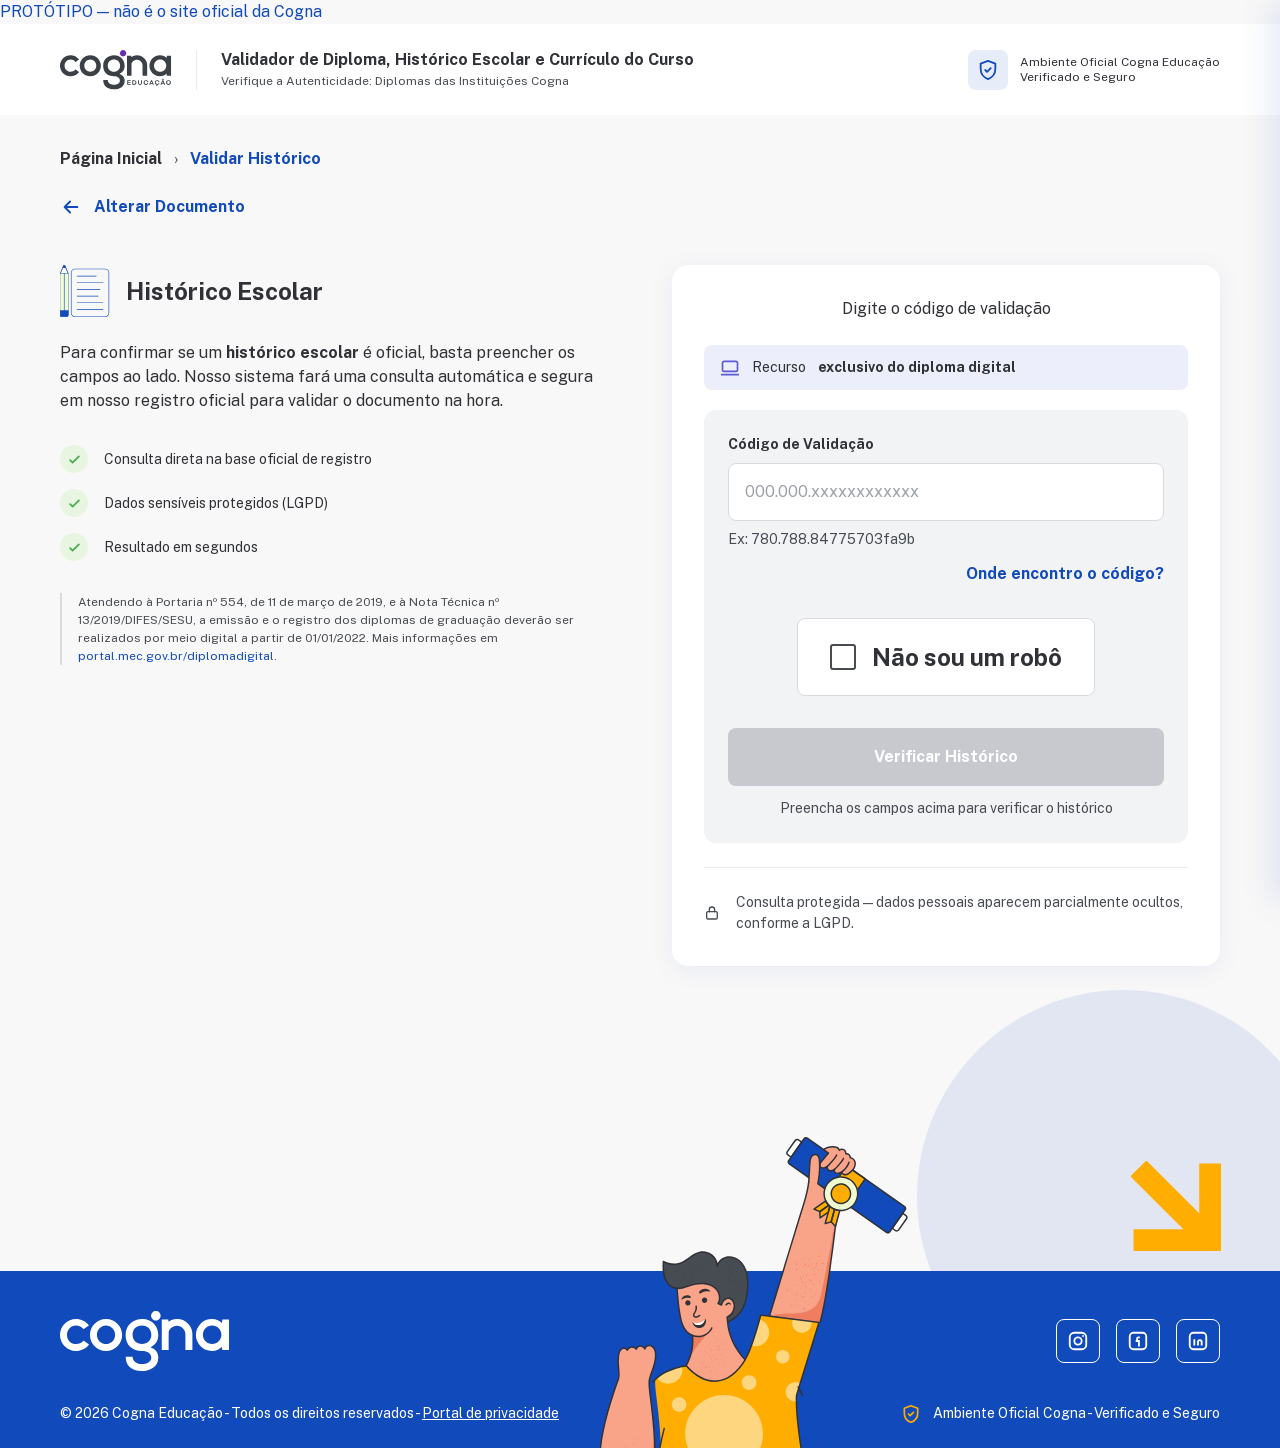
<file: validar-historico.html>
<!DOCTYPE html>
<html lang="pt-BR">
<head>
<meta charset="utf-8">
<meta name="viewport" content="width=device-width, initial-scale=1">
<title>Validar Histórico Escolar — Validador Cogna Educação</title>
<link rel="stylesheet" href="fonts/fonts.css">
<link rel="stylesheet" href="css/tokens.css">
<link rel="stylesheet" href="css/base.css">
<link rel="stylesheet" href="css/layout.css">
<link rel="stylesheet" href="css/validar.css">
<link rel="stylesheet" href="css/drawer.css">
</head>
<body>
<a class="proto-badge" href="https://github.com" target="_blank" rel="noopener">PROTÓTIPO — não é o site oficial da Cogna</a>

<header class="site-header">
  <div class="container site-header__inner">
    <a class="site-header__brand" href="index.html">
      <img src="assets/logo-cogna.svg" alt="Cogna Educação" width="112" height="40">
    </a>
    <div class="site-header__titles">
      <p class="site-header__title site-header__title--curto">Site Validador</p>
      <p class="site-header__title">Validador de Diploma, Histórico Escolar e Currículo do Curso</p>
      <p class="site-header__subtitle">Verifique a Autenticidade: Diplomas das Instituições Cogna</p>
    </div>
    <p class="badge">
      <span class="badge__icon" aria-hidden="true">
        <svg viewBox="0 0 24 24" fill="none" stroke="currentColor" stroke-width="2"
             stroke-linecap="round" stroke-linejoin="round">
          <path d="M12 2 4 5v6c0 5 3.4 9.4 8 11 4.6-1.6 8-6 8-11V5l-8-3Z"/>
          <path d="m9 12 2 2 4-4"/>
        </svg>
      </span>
      <span>Ambiente Oficial Cogna Educação<br>Verificado e Seguro</span>
    </p>
  </div>
</header>

<main>
  <div class="container">

    <nav class="breadcrumb" aria-label="Você está aqui">
      <ol>
        <li><a href="index.html">Página Inicial</a></li>
        <li aria-current="page">Validar Histórico</li>
      </ol>
    </nav>

    <a class="back-link" href="index.html">
      <svg viewBox="0 0 24 24" fill="none" stroke="currentColor" stroke-width="2"
           stroke-linecap="round" stroke-linejoin="round" aria-hidden="true">
        <path d="M19 12H5M11 18l-6-6 6-6"/>
      </svg>
      Alterar Documento
    </a>

    <div class="validar">

      <div class="validar__intro">
        <div class="validar__head">
          <img src="assets/ilustracao-historico.svg" alt="" width="49" height="51">
          <h1 class="validar__title">Histórico Escolar</h1>
        </div>

        <p class="validar__text">Para confirmar se um <strong>histórico escolar</strong> é oficial,
          basta preencher os campos ao lado. Nosso sistema fará uma consulta automática e segura
          em nosso registro oficial para validar o documento na hora.</p>

        <ul class="perks">
          <li class="perks__item">
            <span class="perks__check" aria-hidden="true">
              <svg viewBox="0 0 24 24" fill="none" stroke="currentColor" stroke-width="3"
                   stroke-linecap="round" stroke-linejoin="round"><path d="m5 13 4 4 10-10"/></svg>
            </span>
            Consulta direta na base oficial de registro
          </li>
          <li class="perks__item">
            <span class="perks__check" aria-hidden="true">
              <svg viewBox="0 0 24 24" fill="none" stroke="currentColor" stroke-width="3"
                   stroke-linecap="round" stroke-linejoin="round"><path d="m5 13 4 4 10-10"/></svg>
            </span>
            Dados sensíveis protegidos (LGPD)
          </li>
          <li class="perks__item">
            <span class="perks__check" aria-hidden="true">
              <svg viewBox="0 0 24 24" fill="none" stroke="currentColor" stroke-width="3"
                   stroke-linecap="round" stroke-linejoin="round"><path d="m5 13 4 4 10-10"/></svg>
            </span>
            Resultado em segundos
          </li>
        </ul>

        <p class="legal">Atendendo à Portaria nº 554, de 11 de março de 2019, e à Nota Técnica
          nº 13/2019/DIFES/SESU, a emissão e o registro dos diplomas de graduação deverão ser
          realizados por meio digital a partir de 01/01/2022. Mais informações em
          <a href="https://portal.mec.gov.br/diplomadigital" target="_blank"
             rel="noopener">portal.mec.gov.br/diplomadigital</a>.</p>
      </div>

      <section class="panel" aria-label="Formulário de verificação">
        <p class="panel__lead">Digite o código de validação</p>

        <!-- sem abas: o histórico só tem um método de verificação -->
        <p class="hint">
          <span class="hint__icon" aria-hidden="true">
            <svg viewBox="0 0 24 24" fill="none" stroke="currentColor" stroke-width="2"
                 stroke-linecap="round" stroke-linejoin="round">
              <rect x="3" y="4" width="18" height="12" rx="2"/><path d="M2 20h20"/>
            </svg>
          </span>
          Recurso <strong>exclusivo do diploma digital</strong>
        </p>

        <form class="form" data-form="historico" novalidate>
          <div class="field">
            <label class="field__label" for="cod-validacao">Código de Validação</label>
            <input class="field__input" type="text" id="cod-validacao" name="codigo"
                   placeholder="000.000.xxxxxxxxxxxx" required aria-describedby="ajuda-codigo">
            <p class="field__help" id="ajuda-codigo">Ex: 780.788.84775703fa9b</p>
            <p class="field__error" id="erro-codigo" hidden>Informe o código de validação</p>
          </div>

          <p class="form__aside">
            <a href="#" data-abre-drawer="drawer-codigo">Onde encontro o código?</a>
          </p>

          <!-- Isto imita um CAPTCHA só visualmente. Não é verificação real. -->
          <label class="robot">
            <input type="checkbox" name="robot" required>
            <span class="robot__box" aria-hidden="true"></span>
            <span class="robot__text">Não sou um robô</span>
          </label>
          <p class="field__error robot__error" id="erro-robot" hidden>Confirme que você não é um robô</p>

          <button class="btn btn--primary btn--block" type="submit"
                  aria-disabled="true">Verificar Histórico</button>
          <p class="form__status" data-status>Preencha os campos acima para verificar o histórico</p>
        </form>

        <hr class="panel__divider">

        <p class="panel__foot">
          <span aria-hidden="true">
            <svg viewBox="0 0 24 24" fill="none" stroke="currentColor" stroke-width="2"
                 stroke-linecap="round" stroke-linejoin="round">
              <rect x="4" y="10" width="16" height="11" rx="2"/>
              <path d="M8 10V7a4 4 0 0 1 8 0v3"/>
            </svg>
          </span>
          Consulta protegida — dados pessoais aparecem parcialmente ocultos, conforme a LGPD.
        </p>
      </section>

    </div>
  </div>

  <div class="decor" aria-hidden="true">
    <img class="decor__shape" src="assets/seta.svg" alt="" width="363" height="413">
    <img class="decor__person" src="assets/ilustracao-container.svg" alt="" width="310" height="397">
  </div>
</main>

<footer class="site-footer">
  <!-- ilustração do diploma: aparece no lugar da pessoa a partir de 905 -->
  <img class="footer-diploma" src="assets/diploma-rolo.svg" alt="" aria-hidden="true"
       width="142" height="66">
  <div class="container site-footer__inner">
    <img class="site-footer__logo" src="assets/logo-cogna-branco.svg" alt="Cogna"
         width="169" height="60">
    <ul class="social">
      <li><a class="social__link" href="#" aria-label="Instagram da Cogna">
        <svg viewBox="0 0 24 24" fill="none" stroke="currentColor" stroke-width="2" aria-hidden="true">
          <rect x="3" y="3" width="18" height="18" rx="5"/><circle cx="12" cy="12" r="4"/>
          <circle cx="17.5" cy="6.5" r="1" fill="currentColor" stroke="none"/>
        </svg></a></li>
      <li><a class="social__link" href="#" aria-label="Facebook da Cogna">
        <svg viewBox="0 0 24 24" fill="none" stroke="currentColor" stroke-width="2" aria-hidden="true">
          <rect x="3" y="3" width="18" height="18" rx="4"/>
          <path d="M14 8h-1.5a1.5 1.5 0 0 0-1.5 1.5V12m-1.5 0h4.5M13 12v6"/>
        </svg></a></li>
      <li><a class="social__link" href="#" aria-label="LinkedIn da Cogna">
        <svg viewBox="0 0 24 24" fill="none" stroke="currentColor" stroke-width="2" aria-hidden="true">
          <rect x="3" y="3" width="18" height="18" rx="4"/>
          <path d="M8 10v7M8 7v.01M12 17v-4a2 2 0 0 1 4 0v4"/>
        </svg></a></li>
    </ul>
    <p class="site-footer__legal">
      © 2026 Cogna Educação - Todos os direitos reservados -
      <a href="#">Portal de privacidade</a>
    </p>
    <p class="site-footer__badge">
      <span aria-hidden="true">
        <svg viewBox="0 0 24 24" fill="none" stroke="currentColor" stroke-width="2"
             stroke-linecap="round" stroke-linejoin="round">
          <path d="M12 2 4 5v6c0 5 3.4 9.4 8 11 4.6-1.6 8-6 8-11V5l-8-3Z"/>
          <path d="m9 12 2 2 4-4"/>
        </svg>
      </span>
      Ambiente Oficial Cogna - Verificado e Seguro
    </p>
  </div>
</footer>

<!-- ============ drawer "onde encontrar o código" ============ -->
<div class="drawer-backdrop" data-drawer-backdrop></div>

<aside class="drawer" id="drawer-codigo" role="dialog" aria-modal="true"
       aria-labelledby="drawer-codigo-titulo" aria-hidden="true" hidden>
  <div class="drawer__head">
    <h2 class="drawer__title" id="drawer-codigo-titulo">Onde encontrar o código validador?</h2>
    <button class="drawer__close" type="button" data-fecha-drawer aria-label="Fechar">
      <svg viewBox="0 0 24 24" fill="none" stroke="currentColor" stroke-width="2"
           stroke-linecap="round" aria-hidden="true"><path d="M6 6l12 12M18 6 6 18"/></svg>
    </button>
  </div>

  <div class="drawer__body">
    <section class="spot">
      <h3 class="spot__label">
        <svg viewBox="0 0 24 24" fill="none" stroke="currentColor" stroke-width="2"
             stroke-linecap="round" stroke-linejoin="round" aria-hidden="true">
          <rect x="3" y="5" width="18" height="16" rx="2"/>
          <path d="M3 10h18M8 3v4M16 3v4"/>
        </svg>
        Código validador
      </h3>
      <p class="spot__where">Última Página do Histórico Escolar</p>

      <figure class="spot__figure">
        <img src="assets/drawer/historico-ultima-pagina.svg"
             alt="Última página de um histórico escolar, com o código de validação no canto inferior esquerdo"
             width="1169" height="620">
        <span class="spot__lens" aria-hidden="true"
              style="background-image: url('assets/drawer/historico-ultima-pagina.svg');
                     --x: 10%; --y: 94%; --zoom: 4.5;
                     --lupa-x: 15%; --lupa-y: 96%; --lupa-size: 120px;"></span>
      </figure>

      <p class="spot__text">O Código de Validação pode ser encontrado na
        <strong>última página do Histórico Escolar</strong>, na parte
        <strong>inferior esquerda</strong>.</p>
    </section>

    <img class="drawer__art" src="assets/drawer/duvida.svg" alt="" width="368" height="339">
  </div>
</aside>

<script src="js/validar.js"></script>
<script src="js/drawer.js"></script>
</body>
</html>
</file>
<file: fonts/fonts.css>
/* Public Sans — servida localmente, para o site funcionar mesmo em redes
   que bloqueiam o Google Fonts. Substitui o <link> do Google. */

/* peso 400 */
@font-face {
  font-family: 'Public Sans';
  font-style: normal;
  font-weight: 400;
  font-display: swap;
  src: url(publicsans-400-latinext.woff2) format('woff2');
  unicode-range: U+0100-02BA, U+02BD-02C5, U+02C7-02CC, U+02CE-02D7, U+02DD-02FF, U+0304, U+0308, U+0329, U+1D00-1DBF, U+1E00-1E9F, U+1EF2-1EFF, U+2020, U+20A0-20AB, U+20AD-20C0, U+2113, U+2C60-2C7F, U+A720-A7FF;
}
@font-face {
  font-family: 'Public Sans';
  font-style: normal;
  font-weight: 400;
  font-display: swap;
  src: url(publicsans-400-latin.woff2) format('woff2');
  unicode-range: U+0000-00FF, U+0131, U+0152-0153, U+02BB-02BC, U+02C6, U+02DA, U+02DC, U+0304, U+0308, U+0329, U+2000-206F, U+20AC, U+2122, U+2191, U+2193, U+2212, U+2215, U+FEFF, U+FFFD;
}

/* peso 600 */
@font-face {
  font-family: 'Public Sans';
  font-style: normal;
  font-weight: 600;
  font-display: swap;
  src: url(publicsans-600-latinext.woff2) format('woff2');
  unicode-range: U+0100-02BA, U+02BD-02C5, U+02C7-02CC, U+02CE-02D7, U+02DD-02FF, U+0304, U+0308, U+0329, U+1D00-1DBF, U+1E00-1E9F, U+1EF2-1EFF, U+2020, U+20A0-20AB, U+20AD-20C0, U+2113, U+2C60-2C7F, U+A720-A7FF;
}
@font-face {
  font-family: 'Public Sans';
  font-style: normal;
  font-weight: 600;
  font-display: swap;
  src: url(publicsans-600-latin.woff2) format('woff2');
  unicode-range: U+0000-00FF, U+0131, U+0152-0153, U+02BB-02BC, U+02C6, U+02DA, U+02DC, U+0304, U+0308, U+0329, U+2000-206F, U+20AC, U+2122, U+2191, U+2193, U+2212, U+2215, U+FEFF, U+FFFD;
}

/* peso 700 */
@font-face {
  font-family: 'Public Sans';
  font-style: normal;
  font-weight: 700;
  font-display: swap;
  src: url(publicsans-700-latinext.woff2) format('woff2');
  unicode-range: U+0100-02BA, U+02BD-02C5, U+02C7-02CC, U+02CE-02D7, U+02DD-02FF, U+0304, U+0308, U+0329, U+1D00-1DBF, U+1E00-1E9F, U+1EF2-1EFF, U+2020, U+20A0-20AB, U+20AD-20C0, U+2113, U+2C60-2C7F, U+A720-A7FF;
}
@font-face {
  font-family: 'Public Sans';
  font-style: normal;
  font-weight: 700;
  font-display: swap;
  src: url(publicsans-700-latin.woff2) format('woff2');
  unicode-range: U+0000-00FF, U+0131, U+0152-0153, U+02BB-02BC, U+02C6, U+02DA, U+02DC, U+0304, U+0308, U+0329, U+2000-206F, U+20AC, U+2122, U+2191, U+2193, U+2212, U+2215, U+FEFF, U+FFFD;
}
</file>
<file: css/tokens.css>
/* TOKENS — Validador Cogna
 *
 * ATENÇÃO: estes valores foram EXTRAÍDOS do PNG "Página Inicial1440 px.png",
 * não vieram de um export de variáveis do Figma. As cores de área chapada são
 * exatas (lidas pixel a pixel); o que é aproximado está marcado com "aprox".
 *
 * Quando o JSON da coleção correta aparecer (a que tem o azul #114abb),
 * este arquivo deve ser substituído pelo gerado por gen_tokens.py.
 */

:root {
  /* ---- tipografia ---- */
  /* AGUARDANDO CONFIRMAÇÃO: a família não é identificável a partir do PNG.
     Trocar aqui muda o site inteiro. */
  --font-sans: 'Public Sans', -apple-system, BlinkMacSystemFont, 'Segoe UI', sans-serif;

  --text-xl: 32px;   /* H1 da página */
  --text-lg: 24px;   /* título de card */
  --text-md: 16px;   /* corpo, links, título do header */
  --text-sm: 14px;   /* aprox — textos menores do rodapé */
  --text-xs: 12px;   /* labels em caixa alta, subtítulo do header */

  --leading-tight: 1.25;
  --leading-normal: 1.5;

  /* ---- cores: superfície ---- */
  --color-background: #f9f8f8;   /* fundo da página */
  --color-surface: #ffffff;      /* header, cards */

  /* ---- cores: marca ---- */
  --color-primary: #114abb;      /* botões, links, rodapé */
  --color-on-primary: #ffffff;
  --color-primary-subtle: #e7edf8;  /* fundo dos chips */
  --color-primary-border: #bcccec;  /* borda dos chips */
  --color-decorative: #e2e7f2;      /* círculo grande do fundo */
  --color-accent: #ffad01;          /* amarelo da seta e da ilustração */

  /* ---- cores: texto ---- */
  --color-text: #2f3136;
  --color-text-muted: #474b52;

  /* ---- cores: aviso ---- */
  --color-warning-bg: #fbf4d0;
  --color-warning-text: #2e2705;
  --color-warning-soft: #faf4e4;    /* cabeçalho do card "Pendente" */
  --color-warning-border: #e2d3a4;
  --color-warning-icon: #a97b00;

  /* ---- formulários ----
     Estimados a olho da tela "Validar Diploma", não amostrados. */
  --color-field-bg: #f2f3f5;        /* caixa cinza que agrupa os campos */
  --color-input-border: #d8dade;
  --color-placeholder: #9aa0a6;
  --color-info-bg: #eceefb;         /* faixa da dica ("Mais usado por quem…") */
  --color-info-icon: #5b5bd6;
  --color-disabled: #c7c9cf;
  --color-on-disabled: #ffffff;
  --color-success: #4caf50;
  --color-success-bg: #e8f5e0;
  --color-success-text: #2e7d32;   /* verde escuro: título e ícone sobre o fundo claro */
  --color-error: #b3251e;
  --color-error-bg: #fbe9e7;

  /* ---- sombra ---- */
  --shadow-card: 0 4px 24px rgba(17, 74, 187, .08);

  /* ---- bordas ---- */
  --color-border: #cfdbf1;       /* contorno dos cards */
  --color-divider: #e9eaec;      /* linha divisória dentro do card */
  --border-width: 1px;

  /* ---- raio ---- */
  /* aprox — medido a olho no PNG, ajustar se o Figma disser outro valor */
  --radius-sm: 8px;
  --radius-md: 12px;
  --radius-lg: 16px;
  --radius-pill: 999px;

  /* ---- espaçamento ---- */
  --space-1: 4px;
  --space-2: 8px;
  --space-3: 12px;
  --space-4: 16px;
  --space-5: 20px;
  --space-6: 24px;
  --space-8: 32px;
  --space-10: 40px;
  --space-12: 48px;
  --space-16: 64px;

  /* ---- layout ----
     Breakpoints do Figma: 1440 / 1240 / 905 / 600 / 360.
     A margem lateral muda em 905 (60→24) e em 600 (24→16). */
  --container: 1440px;   /* largura externa; com 60 de margem dá 1320 de conteúdo */
  --gutter: 60px;
  --header-height: 91px;
}
</file>
<file: css/base.css>
/* Base — reset leve e defaults. Editável à mão. */

*,
*::before,
*::after { box-sizing: border-box; }

body, h1, h2, h3, h4, p, figure, blockquote, dl, dd { margin: 0; }

/* :where() zera a especificidade — senão `ul[class]` venceria as classes
   das próprias listas e comeria os espaçamentos definidos nelas. */
:where(ul[class]) { list-style: none; margin: 0; padding: 0; }

img, picture, svg { max-width: 100%; display: block; }

html { -webkit-text-size-adjust: 100%; }

body {
  background: var(--color-background);
  color: var(--color-text);
  font-family: var(--font-sans);
  font-size: var(--text-md);
  line-height: var(--leading-normal);
  -webkit-font-smoothing: antialiased;
  overflow-x: hidden;   /* o círculo decorativo vaza à direita de propósito */

  /* empurra o rodapé para a base quando a página é curta */
  min-height: 100vh;
  display: flex;
  flex-direction: column;
}
/* Cresce o CONTEÚDO, não o <main> inteiro — assim a área decorativa
   continua encostada no rodapé em páginas curtas. */
body > main {
  flex: 1 0 auto;
  display: flex;
  flex-direction: column;
}
body > main > .container { flex: 1 0 auto; }

a { color: var(--color-primary); text-decoration: none; }
a:hover { text-decoration: underline; }

button { font: inherit; cursor: pointer; }

/* foco visível para navegação por teclado — não estava no Figma,
   mas sem isso o site fica inacessível */
:focus-visible {
  outline: 2px solid var(--color-primary);
  outline-offset: 2px;
  border-radius: var(--radius-sm);
}

.container {
  width: 100%;   /* como item flex do <main>, sem isso o margin auto
                    encolhe a caixa até o tamanho do conteúdo */
  max-width: var(--container);
  margin-inline: auto;
  padding-inline: var(--gutter);
}

/* margens laterais por breakpoint, medidas nos frames do Figma */
@media (max-width: 905px) { :root { --gutter: 24px; } }
@media (max-width: 600px) { :root { --gutter: 16px; } }

/* esconde visualmente mas mantém para leitores de tela */
.sr-only {
  position: absolute;
  width: 1px; height: 1px;
  padding: 0; margin: -1px;
  overflow: hidden;
  clip: rect(0 0 0 0);
  white-space: nowrap;
  border: 0;
}
</file>
<file: css/layout.css>
/* Layout compartilhado — header, rodapé, área decorativa e botões.
   Usado por todas as páginas. */

/* ---------- header ---------- */
.site-header {
  background: var(--color-surface);
  min-height: var(--header-height);
  display: flex;
  align-items: center;
}
.site-header__inner {
  display: flex;
  align-items: center;
  gap: var(--space-6);
  width: 100%;
}
.site-header__brand {
  flex: none;
  padding-right: var(--space-6);
  border-right: var(--border-width) solid var(--color-divider);
}
.site-header__titles { flex: 1; min-width: 0; }
.site-header__title {
  font-size: var(--text-md);
  font-weight: 700;
  line-height: var(--leading-tight);
}
/* até 905 o Figma troca o título longo por "Site Validador" */
.site-header__title--curto { display: none; }
.site-header__subtitle {
  font-size: var(--text-xs);
  color: var(--color-text-muted);
  line-height: var(--leading-tight);
  margin-top: var(--space-1);
}

.badge {
  flex: none;
  display: flex;
  align-items: center;
  gap: var(--space-3);
  font-size: var(--text-xs);
  line-height: var(--leading-tight);
}
.badge__icon {
  display: grid;
  place-items: center;
  width: 40px; height: 40px;
  border-radius: var(--radius-sm);
  background: var(--color-primary-subtle);
  color: var(--color-primary);
  flex: none;
}
.badge__icon svg { width: 22px; height: 22px; }

/* ---------- botões ---------- */
.btn {
  display: inline-flex;
  align-items: center;
  justify-content: center;
  gap: var(--space-3);
  padding: var(--space-4) var(--space-6);
  border-radius: var(--radius-sm);
  font-weight: 700;
  border: var(--border-width) solid transparent;
  text-decoration: none;
}
.btn:hover { text-decoration: none; }
.btn svg { width: 22px; height: 22px; flex: none; }
.btn--primary {
  background: var(--color-primary);
  color: var(--color-on-primary);
}
.btn--primary:hover { filter: brightness(1.1); }
.btn--outline {
  background: var(--color-surface);
  color: var(--color-primary);
  border-color: var(--color-primary);
}
.btn--outline:hover { background: var(--color-primary-subtle); }
.btn--block { width: 100%; }
.btn:disabled,
.btn[aria-disabled="true"] {
  background: var(--color-disabled);
  color: var(--color-on-disabled);
  cursor: not-allowed;
  filter: none;
}

/* ---------- área decorativa ----------
   .decor não pode criar contexto de empilhamento: o círculo fica ATRÁS
   do rodapé e a ilustração NA FRENTE dele. */
.decor {
  position: relative;
  /* Estende a área até a base do rodapé (281 da decor + a altura do rodapé) e recua
     com margem negativa, para o rodapé ficar exatamente na mesma posição.
     overflow:clip corta só o pedaço da ilustração que passaria do fim da página —
     sem mover a ilustração. --footer-h precisa acompanhar a altura real do rodapé. */
  --footer-h: 177px;
  height: calc(281px + var(--footer-h));
  margin-top: var(--space-6);
  margin-bottom: calc(-1 * var(--footer-h));
  overflow: clip;
}
.decor__shape {
  position: absolute;
  right: 0;                /* o SVG já vem recortado na direita pelo Figma */
  top: 0;
  width: 363px; height: auto;
  z-index: 0;
}
.decor__person {
  position: absolute;
  left: calc(50% + 113px);
  transform: translateX(-50%);
  top: 147px;
  width: 310px; height: auto;
  z-index: 3;
}

/* ---------- rodapé ---------- */
.site-footer {
  background: var(--color-primary);
  color: var(--color-on-primary);
  padding-block: var(--space-10) var(--space-6);
  position: relative;
  z-index: 1;
  border-radius: var(--radius-ul) var(--radius-ul) 0 0;   /* cantos de cima arredondados */
}
.site-footer__inner {
  display: grid;
  grid-template-columns: 1fr auto;
  gap: var(--space-8) var(--space-6);
  align-items: center;
}
.site-footer__logo { width: 169px; height: auto; }

/* Ilustração do diploma: só aparece de 905 para baixo, no lugar da pessoa.
   Fica centrada e metade dela sai por cima da borda do rodapé. */
.footer-diploma {
  display: none;
  position: absolute;
  left: 50%;
  transform: translateX(-50%);
  top: -16px;
  width: 142px; height: auto;
  z-index: 2;
}
.social { display: flex; gap: var(--space-4); justify-self: end; }
.social__link {
  display: grid;
  place-items: center;
  width: 44px; height: 44px;
  border: var(--border-width) solid currentColor;
  border-radius: var(--radius-sm);
  color: var(--color-on-primary);
}
.social__link:hover { background: rgba(255, 255, 255, .12); }
.social__link svg { width: 22px; height: 22px; }

.site-footer__legal,
.site-footer__badge {
  font-size: var(--text-sm);
  color: var(--color-on-primary);
}
.site-footer__legal a { color: inherit; text-decoration: underline; }
.site-footer__badge {
  display: flex;
  align-items: center;
  gap: var(--space-3);
  justify-self: end;
}
.site-footer__badge svg { width: 20px; height: 20px; color: var(--color-accent); }

/* ---------- responsivo ----------
   Breakpoints do Figma: 1440 / 1240 / 905 / 600 / 360. */

/* ≤905: título curto no cabeçalho e, no rodapé, a pessoa dá lugar ao diploma */
@media (max-width: 905px) {
  .site-header__title { display: none; }
  .site-header__title--curto { display: block; }

  /* some toda a área decorativa (círculo, seta e pessoa) */
  .decor { display: none; }
  .footer-diploma { display: block; }
}

@media (max-width: 600px) {
  .site-header { padding-block: var(--space-4); }
  .site-header__inner { gap: var(--space-4); }
  .site-header__brand { padding-right: var(--space-4); }
  .badge { display: none; }   /* o selo some a partir de 600 no Figma */

  /* o rodapé vira uma coluna; legenda e selo passam a caber empilhados */
  .site-footer__inner { grid-template-columns: 1fr; justify-items: start; }
  .social, .site-footer__badge { justify-self: start; }
}

/* ≤480 (frame de 360): rodapé todo centrado — logo, redes, selo e, por fim,
   a legenda. A ordem no Figma inverte selo e legenda. */
@media (max-width: 480px) {
  .site-footer { padding-block: var(--space-12) var(--space-6); }
  .site-footer__inner {
    justify-items: center;
    text-align: center;
    gap: var(--space-6);
  }
  .site-footer__logo { width: 170px; }
  .social { justify-self: center; }
  .site-footer__badge { justify-self: center; order: 3; }
  .site-footer__legal { order: 4; }
}
</file>
<file: css/home.css>
/* Home — específico da página inicial.
   Header, rodapé, decoração e botões estão em layout.css. */

/* ---------- intro ---------- */
.intro {
  text-align: center;
  padding-block: var(--space-16) var(--space-10);
}
.intro__title {
  font-size: var(--text-xl);
  font-weight: 700;
  line-height: var(--leading-tight);
}
.intro__lead {
  margin-top: var(--space-4);
  max-width: 62ch;
  margin-inline: auto;
}

/* ---------- cards ---------- */
.cards {
  display: grid;
  grid-template-columns: repeat(3, 1fr);
  gap: var(--space-6);
}
.card {
  background: var(--color-surface);
  border: var(--border-width) solid var(--color-border);
  border-radius: var(--radius-lg);
  padding: var(--space-8);
  display: flex;
  flex-direction: column;
}
.card__head {
  display: flex;
  align-items: center;
  gap: var(--space-4);
  margin-bottom: var(--space-6);
}
.card__icon { width: auto; height: 52px; flex: none; }
.card__title {
  font-size: var(--text-lg);
  font-weight: 700;
  line-height: var(--leading-tight);
}
.card__divider {
  border: 0;
  border-top: var(--border-width) solid var(--color-divider);
  margin-block: var(--space-6);
}
.card__label {
  font-size: var(--text-xs);
  text-transform: uppercase;
  letter-spacing: 0.04em;
  color: var(--color-text-muted);
  margin-bottom: var(--space-3);
}

.chips { display: flex; flex-wrap: wrap; gap: var(--space-2); }
.chip {
  background: var(--color-primary-subtle);
  border: var(--border-width) solid var(--color-primary-border);
  border-radius: var(--radius-pill);
  padding: var(--space-2) var(--space-4);
  font-size: var(--text-md);
  color: var(--color-text-muted);
}

.card__cta {
  margin-top: auto;
  padding-top: var(--space-8);
  display: inline-flex;
  align-items: center;
  gap: var(--space-3);
  font-weight: 700;
  color: var(--color-primary);
  align-self: flex-start;
}
.icon-arrow { width: 20px; height: 20px; transition: transform .15s ease; }
.card__cta:hover .icon-arrow { transform: translateX(3px); }

/* ---------- faixa secundária ---------- */
.secondary {
  display: grid;
  grid-template-columns: 1fr 1fr;
  gap: var(--space-6);
  align-items: stretch;   /* a caixa de faculdades acompanha a coluna da esquerda */
  margin-top: var(--space-10);
}
.secondary__left { display: flex; flex-direction: column; gap: var(--space-5); }

.actions { display: flex; flex-wrap: wrap; gap: var(--space-4); }
.actions .btn { flex: 1; }

.notice {
  display: flex;
  align-items: flex-start;
  gap: var(--space-4);
  background: var(--color-warning-bg);
  color: var(--color-warning-text);
  border-radius: var(--radius-sm);
  padding: var(--space-5) var(--space-6);
}
.notice__icon { flex: none; }
.notice__icon svg { width: 22px; height: 22px; }

/* ---------- faculdades ---------- */
.schools {
  border: var(--border-width) solid var(--color-primary);
  border-radius: var(--radius-md);
  padding: var(--space-5) var(--space-6);
  display: flex;
  flex-direction: column;
}
.schools__title {
  font-size: var(--text-xs);
  font-weight: 400;
  text-transform: uppercase;
  letter-spacing: 0.04em;
  color: var(--color-primary);
}
.schools__text { font-size: var(--text-sm); }
.schools__list {
  display: flex;
  align-items: center;
  justify-content: space-between;
  flex-wrap: wrap;
  gap: var(--space-4);
  /* margin auto empurra os logos para a base; o padding garante respiro
     mínimo do texto acima mesmo se a caixa ficar baixa */
  margin-top: auto;
  padding-top: var(--space-8);
}
.schools__logo { height: 39px; width: auto; }

/* No desktop (card completo) a descrição reserva 2 linhas, para o "COMO VALIDAR"
   e os chips alinharem entre os três cards. E o CTA vira um botão preenchido. */
@media (min-width: 906px) {
  .card__text { min-height: calc(2 * var(--leading-normal) * 1em); }

  /* gap fixo de 24px entre os chips e o botão, como no Figma (o botão não
     é empurrado para a base — a descrição de 2 linhas mantém os cards com a
     mesma altura, então os três botões alinham naturalmente). */
  .card__cta {
    margin-top: var(--space-6);
    padding: var(--space-4) var(--space-6);
    border: var(--border-width) solid var(--color-primary);
    border-radius: var(--radius-sm);
    color: var(--color-primary);
  }
}

/* ---------- responsivo ----------
   Medido nos 5 frames do Figma (1440/1240/905/600/360) — node 93:8205. */

/* ====== ≤905 ======
   Os 3 cards continuam lado a lado, mas compactos: o ícone sobe para cima do
   título e somem divisor, rótulo e chips. A faixa de baixo vira:
   botões (metade) · alerta (metade) · faculdades ocupando a linha toda. */
@media (max-width: 905px) {
  .card { padding: var(--space-5); }
  .card__head {
    flex-direction: column;
    align-items: flex-start;
    gap: var(--space-3);
    margin-bottom: var(--space-4);
  }
  .card__divider,
  .card__label,
  .chips { display: none; }
  .card__cta { padding-top: var(--space-6); }

  .secondary {
    grid-template-columns: 1fr 1fr;
    gap: var(--space-6) var(--space-4);
    align-items: start;
  }
  /* solta os botões e o alerta como itens diretos da grade */
  .secondary__left { display: contents; }
  .actions { flex-direction: column; }
  .actions .btn { width: 100%; }
  .schools { grid-column: 1 / -1; }   /* faculdades abaixo, largura total */
}

/* ====== ≤600 ======
   Cards empilhados e em formato de linha: ícone + título à esquerda,
   link à direita, descrição embaixo. O resto vira uma coluna só. */
@media (max-width: 600px) {
  .intro { padding-block: var(--space-10) var(--space-8); }

  .cards { grid-template-columns: 1fr; }
  .card {
    display: grid;
    grid-template-columns: 1fr auto;
    grid-template-areas:
      "head cta"
      "text cta";
    column-gap: var(--space-5);
    padding: var(--space-6);
  }
  .card__head {
    grid-area: head;
    flex-direction: row;
    align-items: center;
    margin-bottom: var(--space-3);
  }
  .card__text { grid-area: text; }
  .card__cta {
    grid-area: cta;
    align-self: center;
    margin-top: 0;
    padding-top: 0;
  }

  .secondary { grid-template-columns: 1fr; }
  .schools { grid-column: auto; }
  .schools__list { justify-content: flex-start; }
}

/* ====== ≤480 (frame de 360) ======
   O card perde o ícone e o link vira um botão redondo só com a seta. */
@media (max-width: 480px) {
  .card { padding: var(--space-5); }
  .card__icon { display: none; }
  .card__cta-text { display: none; }
  .card__cta {
    width: 36px; height: 36px;
    flex: none;
    justify-content: center;
    background: var(--color-surface);
    border: var(--border-width) solid var(--color-primary-border);
    border-radius: 50%;
  }
  .card__cta .icon-arrow { width: 16px; height: 16px; }
  .card__cta:hover .icon-arrow { transform: none; }

  .schools__list { justify-content: center; }
}
</file>
<file: css/carregando.css>
/* Tela de carregamento entre o formulário e o resultado */

.loading[hidden] { display: none; }   /* o hidden precisa vencer o display:grid abaixo */
.loading {
  display: grid;
  justify-items: center;
  text-align: center;
  padding-block: var(--space-24, 96px) var(--space-16);
  gap: var(--space-2);
}

.loading__title {
  font-size: var(--text-md);
  font-weight: 700;
  color: var(--color-primary);
  margin-top: var(--space-6);
}
.loading__step {
  font-size: var(--text-sm);
  color: var(--color-text);
}
.loading__step a { text-decoration: underline; }

/* ---------- spinner ----------
   Anel cinza fixo + arco azul girando. */
.spinner {
  width: 100px;
  height: 100px;
  border-radius: 50%;
  border: 6px solid var(--color-divider);
  border-bottom-color: var(--color-primary);
  animation: girar 1s linear infinite;
}

@keyframes girar {
  to { transform: rotate(360deg); }
}

/* quem pediu menos movimento no sistema recebe uma pulsação discreta
   em vez do giro contínuo */
@media (prefers-reduced-motion: reduce) {
  .spinner {
    animation: pulsar 1.6s ease-in-out infinite;
    border-color: var(--color-primary);
    opacity: .5;
  }
  @keyframes pulsar {
    50% { opacity: 1; }
  }
}

@media (max-width: 600px) {
  .loading { padding-block: var(--space-16) var(--space-10); }
  .spinner { width: 72px; height: 72px; border-width: 5px; }
}

/* ---------- skeleton (placeholder do resultado) ---------- */
.skeleton { padding-top: var(--space-8); }
.skeleton[hidden] { display: none; }

/* animação shimmer: gradiente cinza que desliza */
.sk,
.sk-bar {
  background: linear-gradient(90deg,
    var(--color-divider) 25%,
    var(--color-field-bg) 37%,
    var(--color-divider) 63%);
  background-size: 400% 100%;
  animation: sk-shimmer 1.4s ease infinite;
  border-radius: 6px;
}
@keyframes sk-shimmer {
  0%   { background-position: 100% 0; }
  100% { background-position: 0 0; }
}
@media (prefers-reduced-motion: reduce) {
  .sk, .sk-bar { animation: none; background: var(--color-divider); }
}

.sk-bar { height: 16px; }
.sk-circle { border-radius: 50%; width: 28px; height: 28px; flex: none; }
.sk-circle--lg { width: 50px; height: 50px; }
.sk-stack { display: grid; gap: var(--space-2); flex: 1; min-width: 0; }

.sk-banner {
  display: flex;
  align-items: flex-start;
  gap: var(--space-5);
  margin-top: var(--space-8);
  padding: var(--space-6) var(--space-2);
}
.sk-downloads { display: flex; align-items: center; gap: var(--space-5); margin-top: var(--space-6); }
.sk-pill { height: 44px; border-radius: var(--radius-sm); }

.sk-strips {
  display: grid;
  grid-template-columns: 1fr 1fr;
  gap: var(--space-5);
  margin-top: var(--space-6);
}
.sk-box { height: 64px; border-radius: var(--radius-sm); }
.sk-box--tall { height: 120px; }

.sk-detail {
  display: grid;
  grid-template-columns: 1fr 405px;
  gap: var(--space-6);
  margin-top: var(--space-6);
}
.sk-col { display: grid; gap: var(--space-8); align-content: start; }
.sk-group { display: grid; gap: var(--space-2); }
.sk-side { display: grid; gap: var(--space-5); align-content: start; }
.sk-list { display: grid; gap: var(--space-6); }
.sk-item { display: flex; align-items: center; gap: var(--space-4); }

@media (max-width: 905px) {
  .sk-detail { grid-template-columns: 1fr; }
  .sk-side { order: -1; }
}
@media (max-width: 600px) {
  .sk-strips { grid-template-columns: 1fr; }
  .sk-downloads { flex-wrap: wrap; }
}
</file>
<file: css/validar.css>
/* Telas de validação (diploma, histórico, currículo) */

/* ---------- navegação de topo ---------- */
.breadcrumb { padding-top: var(--space-8); }
.breadcrumb ol {
  display: flex;
  align-items: center;
  gap: var(--space-3);
  list-style: none;
  margin: 0; padding: 0;
  font-weight: 700;
}
.breadcrumb li + li::before {
  content: "›";
  margin-right: var(--space-3);
  color: var(--color-text-muted);
  font-weight: 400;
}
.breadcrumb a { color: var(--color-text); }
.breadcrumb [aria-current] { color: var(--color-primary); }

.back-link {
  display: inline-flex;
  align-items: center;
  gap: var(--space-3);
  margin-top: var(--space-6);
  font-weight: 700;
}
.back-link svg { width: 22px; height: 22px; }

/* ---------- duas colunas ---------- */
.validar {
  display: grid;
  grid-template-columns: 1fr 1fr;
  gap: var(--space-16);
  align-items: start;
  margin-top: var(--space-10);
}

.validar__head {
  display: flex;
  align-items: center;
  gap: var(--space-4);
  margin-bottom: var(--space-6);
}
.validar__head img { height: 52px; width: auto; }
.validar__title {
  font-size: var(--text-lg);
  font-weight: 700;
  line-height: var(--leading-tight);
}
.validar__text { margin-bottom: var(--space-8); }

.perks { display: grid; gap: var(--space-4); margin-bottom: var(--space-8); }
.perks__item {
  display: flex;
  align-items: center;
  gap: var(--space-4);
  font-size: var(--text-sm);
}
.perks__check {
  display: grid;
  place-items: center;
  width: 28px; height: 28px;
  flex: none;
  border-radius: 50%;
  background: var(--color-success-bg);
  color: var(--color-success);
}
.perks__check svg { width: 15px; height: 15px; }

.legal {
  border-left: 2px solid var(--color-input-border);
  padding-left: var(--space-4);
  font-size: var(--text-xs);
  color: var(--color-text-muted);
  line-height: var(--leading-normal);
}

/* ---------- painel do formulário ---------- */
.panel {
  background: var(--color-surface);
  border-radius: var(--radius-lg);
  box-shadow: var(--shadow-card);
  padding: var(--space-8);
}
.panel__lead { text-align: center; margin-bottom: var(--space-6); }

.tabs {
  display: grid;
  grid-template-columns: 1fr 1fr;
  margin-bottom: var(--space-6);
}
.tabs__tab {
  background: none;
  border: 0;
  border-bottom: 2px solid var(--color-divider);
  padding: var(--space-4);
  font-weight: 700;
  color: var(--color-text-muted);
}
.tabs__tab[aria-selected="true"] {
  color: var(--color-primary);
  border-bottom-color: var(--color-primary);
}

.hint {
  display: flex;
  align-items: center;
  gap: var(--space-3);
  background: var(--color-info-bg);
  border-radius: var(--radius-sm);
  padding: var(--space-3) var(--space-4);
  font-size: var(--text-sm);
  margin-bottom: var(--space-5);
}
.hint__icon { color: var(--color-info-icon); flex: none; }
.hint__icon svg { width: 20px; height: 20px; }

/* ---------- formulário ---------- */
.form {
  background: var(--color-field-bg);
  border-radius: var(--radius-md);
  padding: var(--space-6);
}
.form__row {
  display: grid;
  grid-template-columns: 1fr 1fr;
  gap: var(--space-5);
}
.field__label {
  display: block;
  font-weight: 700;
  font-size: var(--text-sm);
  margin-bottom: var(--space-2);
}
.field__input {
  width: 100%;
  padding: var(--space-4);
  border: var(--border-width) solid var(--color-input-border);
  border-radius: var(--radius-sm);
  background: var(--color-surface);
  font: inherit;
  color: var(--color-text);
}
.field__input::placeholder { color: var(--color-placeholder); }
.field__input:focus-visible { border-color: var(--color-primary); }
.field__help {
  font-size: var(--text-sm);
  color: var(--color-text-muted);
  margin-top: var(--space-2);
}

.form__aside {
  text-align: right;
  margin-top: var(--space-3);
  font-weight: 700;
}

/* imitação visual de CAPTCHA — não verifica nada */
.robot {
  display: flex;
  align-items: center;
  gap: var(--space-4);
  width: max-content;
  margin: var(--space-8) auto;
  padding: var(--space-5) var(--space-8);
  background: var(--color-surface);
  border: var(--border-width) solid var(--color-input-border);
  border-radius: var(--radius-sm);
  cursor: pointer;
}
.robot input { position: absolute; opacity: 0; width: 0; height: 0; }
.robot__box {
  width: 26px; height: 26px;
  border: 2px solid var(--color-text-muted);
  border-radius: 3px;
  flex: none;
  position: relative;
}
.robot input:checked + .robot__box {
  background: var(--color-primary);
  border-color: var(--color-primary);
}
.robot input:checked + .robot__box::after {
  content: "";
  position: absolute;
  left: 8px; top: 3px;
  width: 6px; height: 12px;
  border: solid #fff;
  border-width: 0 2.5px 2.5px 0;
  transform: rotate(45deg);
}
.robot input:focus-visible + .robot__box {
  outline: 2px solid var(--color-primary);
  outline-offset: 2px;
}
.robot__text { font-size: var(--text-lg); font-weight: 700; }

.form__status {
  text-align: center;
  font-size: var(--text-sm);
  color: var(--color-text-muted);
  margin-top: var(--space-3);
}
.form__status.is-error { color: var(--color-error); font-weight: 700; }

/* ---------- estado de erro ---------- */
.field__error {
  display: flex;
  align-items: center;
  gap: var(--space-2);
  font-size: var(--text-sm);
  font-weight: 700;
  color: var(--color-error);
  margin-top: var(--space-2);
}
.field__error::before {
  content: "!";
  display: grid;
  place-items: center;
  width: 16px; height: 16px;
  flex: none;
  border-radius: 50%;
  background: var(--color-error);
  color: #fff;
  font-size: 11px;
}
.field__error[hidden] { display: none; }

.field__input[aria-invalid="true"] {
  border-color: var(--color-error);
  background: var(--color-error-bg);
}
.robot.is-invalid { border-color: var(--color-error); }
.robot.is-invalid .robot__box { border-color: var(--color-error); }
.robot__error { justify-content: center; margin-top: calc(var(--space-8) * -1 + var(--space-2)); margin-bottom: var(--space-8); }

.panel__divider {
  border: 0;
  border-top: var(--border-width) solid var(--color-divider);
  margin-block: var(--space-6);
}
.panel__foot {
  display: flex;
  align-items: center;
  gap: var(--space-4);
  font-size: var(--text-sm);
  color: var(--color-text-muted);
}
.panel__foot svg { width: 20px; height: 20px; flex: none; }

/* ---------- responsivo (adaptação minha, não veio do Figma) ---------- */
/* o seletor de método em etapas é só do mobile — escondido por padrão */
.method-mobile { display: none; }

@media (max-width: 905px) {
  .validar { grid-template-columns: 1fr; gap: var(--space-10); }
}
@media (max-width: 600px) {
  .form__row { grid-template-columns: 1fr; }
  .panel { padding: var(--space-5); }
  .robot { width: 100%; justify-content: center; padding-inline: var(--space-4); }
  .tabs__tab { font-size: var(--text-sm); padding: var(--space-3) var(--space-2); }
}

/* ====== ≤480 (frame de 360): abas viram escolha em duas etapas ======
   Passo 1: escolher o método (rádio) + Continuar.
   Passo 2 (.panel--picked): Voltar + método escolhido + campos. */
@media (max-width: 480px) {
  .tabs { display: none; }
  .method-mobile { display: block; margin-bottom: var(--space-5); }

  /* passo 1 — some os formulários, aparece o seletor */
  .panel:not(.panel--picked) .tabs__panel { display: none; }
  .panel:not(.panel--picked) .method-back,
  .panel:not(.panel--picked) .method-current { display: none; }

  /* passo 2 — some o seletor e o "Escolha o método…" */
  .panel--picked .method-picker,
  .panel--picked .panel__lead { display: none; }

  .method-picker { display: grid; gap: var(--space-3); }
  .method-option {
    display: flex;
    align-items: center;
    gap: var(--space-4);
    padding: var(--space-5);
    border: var(--border-width) solid var(--color-input-border);
    border-radius: var(--radius-sm);
    cursor: pointer;
  }
  .method-option:has(input:checked) { border-color: var(--color-primary); }
  .method-option input { position: absolute; opacity: 0; width: 0; height: 0; }
  .method-option__radio {
    width: 22px; height: 22px;
    flex: none;
    border: 2px solid var(--color-text-muted);
    border-radius: 50%;
    position: relative;
  }
  .method-option:has(input:checked) .method-option__radio { border-color: var(--color-primary); }
  .method-option:has(input:checked) .method-option__radio::after {
    content: "";
    position: absolute;
    inset: 4px;
    border-radius: 50%;
    background: var(--color-primary);
  }
  .method-option__label { font-weight: 700; }
  .method-picker .btn { margin-top: var(--space-2); }

  .method-back {
    display: inline-flex;
    align-items: center;
    gap: var(--space-2);
    background: none; border: 0;
    color: var(--color-primary);
    font-weight: 700;
    padding: 0;
    margin-bottom: var(--space-4);
  }
  .method-back svg { width: 20px; height: 20px; }
  .method-current {
    font-weight: 700;
    color: var(--color-primary);
    margin-bottom: var(--space-4);
  }
}
</file>
<file: css/faq.css>
/* Perguntas Frequentes */

.faq {
  display: grid;
  grid-template-columns: 1fr 1fr;
  gap: var(--space-16);
  align-items: start;
  margin-top: var(--space-10);
}

/* ---------- coluna da esquerda ---------- */
.faq__head {
  display: flex;
  align-items: center;
  gap: var(--space-4);
  margin-bottom: var(--space-5);
}
.faq__marks {
  width: 80px;
  height: auto;
  flex: none;
}
.faq__title {
  font-size: var(--text-lg);
  font-weight: 700;
  line-height: var(--leading-tight);
}
.faq__lead { max-width: 46ch; }

.faq__art {
  margin-top: var(--space-10);
  width: 100%;
  max-width: 344px;
  height: auto;
}

/* ---------- busca ---------- */
.search { margin-bottom: var(--space-6); }
.search__label {
  display: block;
  margin-bottom: var(--space-3);
}
.search__box { position: relative; }
.search__icon {
  position: absolute;
  left: var(--space-5);
  top: 50%;
  transform: translateY(-50%);
  width: 22px; height: 22px;
  color: var(--color-text);
  pointer-events: none;
}
.search__input {
  width: 100%;
  padding: var(--space-5) var(--space-5) var(--space-5) var(--space-12);
  border: var(--border-width) solid var(--color-input-border);
  border-radius: var(--radius-sm);
  background: var(--color-field-bg);
  font: inherit;
  font-weight: 700;
  color: var(--color-text);
}
.search__input::placeholder { color: var(--color-text); font-weight: 700; }
.search__input:focus-visible { border-color: var(--color-primary); }

/* ---------- estado de erro (nenhum resultado) ---------- */
.search-empty {
  display: grid;
  justify-items: center;
  text-align: center;
  gap: var(--space-2);
  padding: var(--space-12) var(--space-6);
  background: var(--color-field-bg);
  border: var(--border-width) dashed var(--color-input-border);
  border-radius: var(--radius-md);
}
.search-empty[hidden] { display: none; }
.search-empty__icon {
  display: grid;
  place-items: center;
  width: 56px; height: 56px;
  margin-bottom: var(--space-2);
  border-radius: 50%;
  background: var(--color-surface);
  color: var(--color-text-muted);
}
.search-empty__icon svg { width: 28px; height: 28px; }
.search-empty__title { font-weight: 700; font-size: var(--text-md); }
.search-empty__text {
  font-size: var(--text-sm);
  color: var(--color-text-muted);
  max-width: 34ch;
}
.search-empty__text [data-termo] { font-weight: 700; color: var(--color-text); }

/* ---------- termo grifado na busca ---------- */
mark.hl {
  background: #ffe08a;   /* amarelo visível atrás do texto azul */
  color: inherit;
  border-radius: 3px;
  padding: 0 1px;
  box-decoration-break: clone;   /* grifo contínuo se quebrar linha */
}

/* ---------- acordeão ---------- */
.accordion { display: grid; gap: var(--space-4); }

.qa {
  background: var(--color-surface);
  border-radius: var(--radius-md);
  box-shadow: var(--shadow-card);
  overflow: hidden;
}
.qa[hidden] { display: none; }
.qa h2 { font-size: inherit; font-weight: inherit; margin: 0; }

.qa__question {
  display: flex;
  align-items: center;
  justify-content: space-between;
  gap: var(--space-5);
  width: 100%;
  padding: var(--space-6);
  background: none;
  border: 0;
  text-align: left;
  font-size: var(--text-sm);
  font-weight: 700;
  text-transform: uppercase;
  letter-spacing: 0.02em;
  color: var(--color-primary);
}
.qa__question:hover { background: var(--color-primary-subtle); }

.qa__chevron {
  flex: none;
  display: grid;
  place-items: center;
  width: 36px; height: 36px;
  border: var(--border-width) solid var(--color-primary-border);
  border-radius: var(--radius-sm);
  background: var(--color-surface);
}
.qa__chevron svg { width: 20px; height: 20px; transition: transform .2s ease; }
.qa__question[aria-expanded="true"] .qa__chevron svg { transform: rotate(180deg); }

.qa__answer {
  padding: 0 var(--space-6) var(--space-6);
  color: var(--color-text);
}
.qa__answer[hidden] { display: none; }

/* ---------- responsivo (adaptação minha) ---------- */
@media (max-width: 905px) {
  .faq { grid-template-columns: 1fr; gap: var(--space-10); }
  .faq__art { max-width: none; }
}
@media (max-width: 600px) {
  .qa__question { padding: var(--space-5); gap: var(--space-4); }
  .qa__answer { padding: 0 var(--space-5) var(--space-5); }
}
</file>
<file: css/resultado.css>
/* Telas de resultado da validação */

/* ---------- faixa de resultado ---------- */
.result {
  display: flex;
  align-items: flex-start;   /* o ícone acompanha o título, não o centro da faixa */
  gap: var(--space-5);
  border-radius: var(--radius-md);
  padding: var(--space-6) var(--space-8);
  margin-top: var(--space-6);
}
/* cada variante define a cor de destaque; o resto do bloco se serve dela */
.result--ok {
  --result-accent: var(--color-success-text);
  background: var(--color-success-bg);
}
.result--erro {
  --result-accent: var(--color-error);
  background: var(--color-error-bg);
}
.result { color: var(--result-accent); }
.result__icon { flex: none; }
.result__icon svg { width: 34px; height: 34px; }
.result__body { flex: 1; min-width: 0; }
.result__title {
  font-size: var(--text-lg);
  font-weight: 700;
  line-height: var(--leading-tight);
}
.result__text { margin-top: var(--space-2); font-size: var(--text-sm); }
/* parágrafos de apoio: texto normal, não na cor do resultado */
.result__extra {
  margin-top: var(--space-3);
  font-size: var(--text-sm);
  color: var(--color-text);
}
.result__extra--em { font-style: italic; }
.result__extra a { color: inherit; text-decoration: underline; }
.result__meta {
  margin-top: var(--space-3);
  font-size: var(--text-xs);
  color: var(--color-text-muted);
}
/* a ilustração já inclui o selo (círculo verde/vermelho) */
.result__art {
  flex: none;
  height: 104px;
  width: auto;
  align-self: flex-end;   /* encosta na base da faixa, como no Figma */
  margin-bottom: calc(var(--space-6) * -1);
}
/* faixa alta (texto longo) comporta a ilustração no tamanho original */
.result__art--lg { height: 184px; }

/* ---------- caixa "reveja antes de tentar de novo" ---------- */
.review {
  background: var(--color-field-bg);
  border: var(--border-width) solid var(--color-divider);
  border-radius: var(--radius-md);
  padding: var(--space-8);
  margin-top: var(--space-4);
}
.review__title { font-size: var(--text-md); font-weight: 700; }

.checklist {
  display: grid;
  gap: var(--space-4);
  margin: var(--space-6) 0 var(--space-8);
}
.checklist__item {
  display: flex;
  align-items: flex-start;
  gap: var(--space-4);
}
/* o círculo é decorativo, não é caixa de marcar */
.checklist__item::before {
  content: "";
  flex: none;
  width: 18px; height: 18px;
  margin-top: 3px;
  border: 2px solid var(--color-primary);
  border-radius: 50%;
}

/* faixa de explicação abaixo do resultado negativo */
.result-note {
  background: var(--color-error-bg);
  color: var(--color-text);
  border-radius: var(--radius-md);
  padding: var(--space-5) var(--space-8);
  margin-top: var(--space-4);
}

/* ---------- downloads ---------- */
.downloads[hidden] { display: none; }   /* o hidden precisa vencer o display:flex */
.downloads {
  display: flex;
  align-items: center;
  flex-wrap: wrap;
  gap: var(--space-6);
  margin-top: var(--space-6);
}
.downloads__link { font-weight: 700; }
.downloads__note { font-size: var(--text-sm); color: var(--color-text-muted); }

/* ---------- tiras de dados ---------- */
.strips {
  display: grid;
  grid-template-columns: 1fr 1fr;
  gap: var(--space-5);
  margin-top: var(--space-6);
}
.strip {
  display: grid;
  grid-template-columns: 1fr auto;
  align-items: center;
  gap: var(--space-2) var(--space-4);
  background: var(--color-field-bg);
  border-radius: var(--radius-sm);
  padding: var(--space-4) var(--space-5);
}
.strip__label {
  grid-column: 1;
  font-size: var(--text-xs);
  text-transform: uppercase;
  letter-spacing: 0.04em;
  color: var(--color-text-muted);
}
.strip__value { grid-column: 1; }
.strip__copy {
  grid-column: 2;
  grid-row: 1 / span 2;
  display: grid;
  place-items: center;
  width: 36px; height: 36px;
  background: none;
  border: 0;
  border-radius: var(--radius-sm);
  color: var(--color-text-muted);
}
.strip__copy:hover { background: rgba(0, 0, 0, .06); color: var(--color-primary); }
.strip__copy svg { width: 20px; height: 20px; }
.strip__copy.is-done { color: var(--color-success-text); }

/* ---------- corpo em duas colunas ---------- */
.detail {
  display: grid;
  grid-template-columns: 1fr 405px;   /* 405 é fixo no Figma nos dois frames largos */
  gap: var(--space-4);
  align-items: start;
  margin-top: var(--space-6);
}
.detail__main { display: grid; gap: var(--space-5); }
/* histórico: sem card de D.O.U, os blocos ocupam a largura toda */
.detail--simples { grid-template-columns: 1fr; }

/* ---------- blocos recolhíveis ---------- */
.block {
  background: var(--color-surface);
  border-radius: var(--radius-md);
  box-shadow: var(--shadow-card);
  overflow: hidden;
}
.block__head {
  display: flex;
  align-items: flex-start;
  justify-content: space-between;
  gap: var(--space-4);
  padding: var(--space-5) var(--space-6);
}
.block__title {
  font-size: var(--text-xs);
  font-weight: 700;
  text-transform: uppercase;
  letter-spacing: 0.04em;
  color: var(--color-primary);
}
.block__note {
  display: flex;
  align-items: center;
  gap: var(--space-2);
  margin-top: var(--space-1);
  font-size: var(--text-xs);
  color: var(--color-text-muted);
}
.block__note svg { width: 13px; height: 13px; flex: none; }

.block__toggle {
  flex: none;
  display: grid;
  place-items: center;
  width: 36px; height: 36px;
  background: var(--color-primary-subtle);
  border: var(--border-width) solid var(--color-primary-border);
  border-radius: var(--radius-sm);
  color: var(--color-primary);
}
.block__toggle svg { width: 20px; height: 20px; transition: transform .2s ease; }
.block__toggle[aria-expanded="false"] svg { transform: rotate(180deg); }

.block__body {
  border-top: var(--border-width) solid var(--color-divider);
  padding: var(--space-5) var(--space-6);
}
.block__body[hidden] { display: none; }

/* ---------- pares rótulo/valor ---------- */
.facts {
  display: grid;
  grid-template-columns: repeat(3, 1fr);
  gap: var(--space-5) var(--space-6);
  margin: 0;
}
.facts--stack { grid-template-columns: 1fr; gap: var(--space-4); }
.fact dt {
  font-size: var(--text-xs);
  color: var(--color-text-muted);
  margin-bottom: var(--space-1);
}
.fact dd { margin: 0; font-size: var(--text-sm); }
.fact__reveal {
  background: none;
  border: 0;
  padding: 0 0 0 var(--space-3);
  font-weight: 700;
  font-size: var(--text-sm);
  color: var(--color-success-text);
  text-decoration: underline;
}

/* ---------- coluna lateral: D.O.U ---------- */
.detail__side { display: grid; gap: var(--space-4); }
.dou {
  background: var(--color-surface);
  border-radius: var(--radius-md);
  box-shadow: var(--shadow-card);
  overflow: hidden;
}
.dou__head {
  display: flex;
  align-items: center;
  justify-content: space-between;
  gap: var(--space-4);
  background: var(--color-primary-subtle);
  padding: var(--space-5) var(--space-6);
}
.dou__title { font-size: var(--text-md); font-weight: 700; }
.pill {
  background: var(--color-surface);
  border: var(--border-width) solid var(--color-primary-border);
  border-radius: var(--radius-pill);
  padding: var(--space-1) var(--space-4);
  font-size: var(--text-sm);
  color: var(--color-primary);
}
.dou__body { padding: var(--space-5) var(--space-6); display: grid; gap: var(--space-5); }
.dou__facts { display: grid; gap: var(--space-5); margin: 0; }
.fact--icon { display: grid; grid-template-columns: auto 1fr; gap: 0 var(--space-3); }
.fact--icon svg {
  width: 20px; height: 20px;
  grid-row: 1 / span 2;
  color: var(--color-primary);
}
.dou__link {
  display: inline-flex;
  align-items: center;
  gap: var(--space-3);
  font-weight: 700;
}
.dou__link svg { width: 18px; height: 18px; }

/* variante "Pendente" — mesma estrutura, paleta âmbar */
.dou--pendente .dou__head { background: var(--color-warning-soft); }
.dou--pendente .pill {
  border-color: var(--color-warning-border);
  color: var(--color-warning-icon);
}
.dou__pending {
  display: flex;
  align-items: flex-start;
  gap: var(--space-3);
  font-size: var(--text-sm);
}
.dou__pending svg {
  width: 20px; height: 20px;
  flex: none;
  color: var(--color-warning-icon);
}

/* variante "Não se Aplica" — diploma emitido antes da obrigatoriedade do DOU.
   Cabeçalho cinza neutro e pill cinza (não é positivo nem de alerta). */
.dou--nao-aplica .dou__head { background: var(--color-divider); }
.dou--nao-aplica .pill {
  border-color: var(--color-input-border);
  color: var(--color-text-muted);
}
.dou__text { font-size: var(--text-sm); }

.side-note {
  font-size: var(--text-xs);
  color: var(--color-text-muted);
  text-align: right;
}
.side-note a { text-decoration: underline; word-break: break-all; }

/* ---------- responsivo ----------
   Regras tiradas dos 5 frames do Figma (1440/1240/905/600/360),
   node 108:18414 "Diploma Válido - Campo Aberto". */

/* ≤905: uma coluna e o card do D.O.U SOBE para antes dos blocos */
@media (max-width: 905px) {
  .detail { grid-template-columns: 1fr; }
  .detail__side { order: -1; }
  .side-note { text-align: left; }

  /* os três dados do D.O.U viram uma linha */
  .dou__facts { grid-template-columns: repeat(3, 1fr); }
  .dou__link { width: 100%; justify-content: center; }

  .facts { grid-template-columns: repeat(2, 1fr); }
}

/* ≤600: tiras empilham, some a nota do XML e a ilustração da faixa */
@media (max-width: 600px) {
  .strips { grid-template-columns: 1fr; }
  .downloads { gap: var(--space-4); }
  .downloads__note { display: none; }
  .result__art { display: none; }
  .result { padding: var(--space-5); }
  .review { padding: var(--space-6); }
}

/* ≤480 (frame de 360): empilha tudo e enxuga o supérfluo */
@media (max-width: 480px) {
  .downloads { flex-direction: column; align-items: stretch; }
  .downloads .btn,
  .downloads__link { width: 100%; text-align: center; }
  .downloads__link { padding: var(--space-4); }

  .breadcrumb { display: none; }        /* não existe no frame de 360 */
  .dou__body { display: none; }         /* em 360 sobra só o cabeçalho do D.O.U */

  .facts { grid-template-columns: 1fr; }
  .block__head { padding: var(--space-4); }
  .block__body { padding: var(--space-4); }
  .block__toggle { width: 24px; height: 24px; }
  .block__toggle svg { width: 16px; height: 16px; }
  .result__title { font-size: var(--text-md); }
  .result__icon svg { width: 24px; height: 24px; }
}
</file>
<file: css/drawer.css>
/* Drawer lateral "Onde encontrar…" */

.drawer-backdrop {
  position: fixed;
  inset: 0;
  background: rgba(31, 33, 38, .45);
  opacity: 0;
  visibility: hidden;
  transition: opacity .25s ease, visibility .25s;
  z-index: 50;
}
.drawer-backdrop.is-open { opacity: 1; visibility: visible; }

.drawer {
  position: fixed;
  top: 0; right: 0;
  height: 100dvh;
  width: min(519px, 100vw);
  background: var(--color-surface);
  box-shadow: -8px 0 32px rgba(17, 74, 187, .12);
  transform: translateX(100%);
  transition: transform .28s ease;
  z-index: 51;
  display: flex;
  flex-direction: column;
}
.drawer.is-open { transform: translateX(0); }

@media (prefers-reduced-motion: reduce) {
  .drawer, .drawer-backdrop { transition: none; }
}

.drawer__head {
  display: flex;
  align-items: center;
  justify-content: space-between;
  gap: var(--space-4);
  padding: var(--space-6);
  flex: none;
}
.drawer__title { font-size: var(--text-md); font-weight: 700; }
.drawer__close {
  display: grid;
  place-items: center;
  width: 40px; height: 40px;
  flex: none;
  background: var(--color-surface);
  border: var(--border-width) solid var(--color-primary-border);
  border-radius: var(--radius-sm);
  color: var(--color-primary);
}
.drawer__close:hover { background: var(--color-primary-subtle); }
.drawer__close svg { width: 20px; height: 20px; }

.drawer__body {
  overflow-y: auto;
  padding: 0 var(--space-6) var(--space-10);
  display: grid;
  gap: var(--space-10);
}

/* ---------- uma explicação ---------- */
.spot__label {
  display: flex;
  align-items: center;
  gap: var(--space-3);
  font-size: var(--text-sm);
  font-weight: 700;
  text-transform: uppercase;
  letter-spacing: 0.02em;
  color: var(--color-primary);
}
.spot__label svg { width: 20px; height: 20px; flex: none; }
.spot__where {
  font-size: var(--text-sm);
  color: var(--color-text-muted);
  margin: var(--space-1) 0 var(--space-3) 32px;
}
.spot__text { font-size: var(--text-sm); margin-top: var(--space-4); }

/* ---------- imagem do diploma com a lupa ----------
   A lupa é um círculo com a MESMA imagem de fundo, ampliada e deslocada
   para o ponto de interesse. Feita em CSS para ficar nítida em qualquer
   tamanho e para a posição ser fácil de ajustar.

   O background-image vai direto no atributo style do HTML: dentro de uma
   custom property, o url() é resolvido relativo ao CSS (viraria /css/assets/…).

   --x / --y  = ponto destacado, em % da imagem
   --zoom     = quantas vezes ampliar
   --lupa-x/y = onde o círculo aparece, em % da imagem  */
.spot__figure {
  position: relative;
  border: var(--border-width) solid var(--color-border);
  border-radius: var(--radius-sm);
  background: var(--color-surface);
}
.spot__figure img { width: 100%; height: auto; border-radius: inherit; }

.spot__lens {
  position: absolute;
  left: var(--lupa-x);
  top: var(--lupa-y);
  transform: translate(-50%, -50%);
  width: var(--lupa-size, 92px);
  height: var(--lupa-size, 92px);
  border-radius: 50%;
  border: 5px solid var(--color-primary);
  background-repeat: no-repeat;
  background-color: var(--color-surface);
  background-size: calc(100% * var(--zoom, 4)) auto;

  /* Em background-position, "70%" NÃO significa "mostre o ponto a 70% da
     imagem" — alinha o ponto 70% da imagem com o ponto 70% da caixa.
     Para centralizar o ponto p com ampliação z: (z·p − 50%) / (z − 1).
     Assim o HTML declara --x/--y como o ponto real no diploma. */
  background-position:
    calc((var(--x) * var(--zoom, 4) - 50%) / (var(--zoom, 4) - 1))
    calc((var(--y) * var(--zoom, 4) - 50%) / (var(--zoom, 4) - 1));
  box-shadow: 0 4px 16px rgba(17, 74, 187, .25);
}

/* ---------- ilustração do rodapé da drawer ---------- */
.drawer__art { width: 70%; max-width: 300px; height: auto; justify-self: center; }

@media (max-width: 600px) {
  .drawer__body { padding-inline: var(--space-4); }
  .drawer__head { padding: var(--space-4); }
}
</file>
